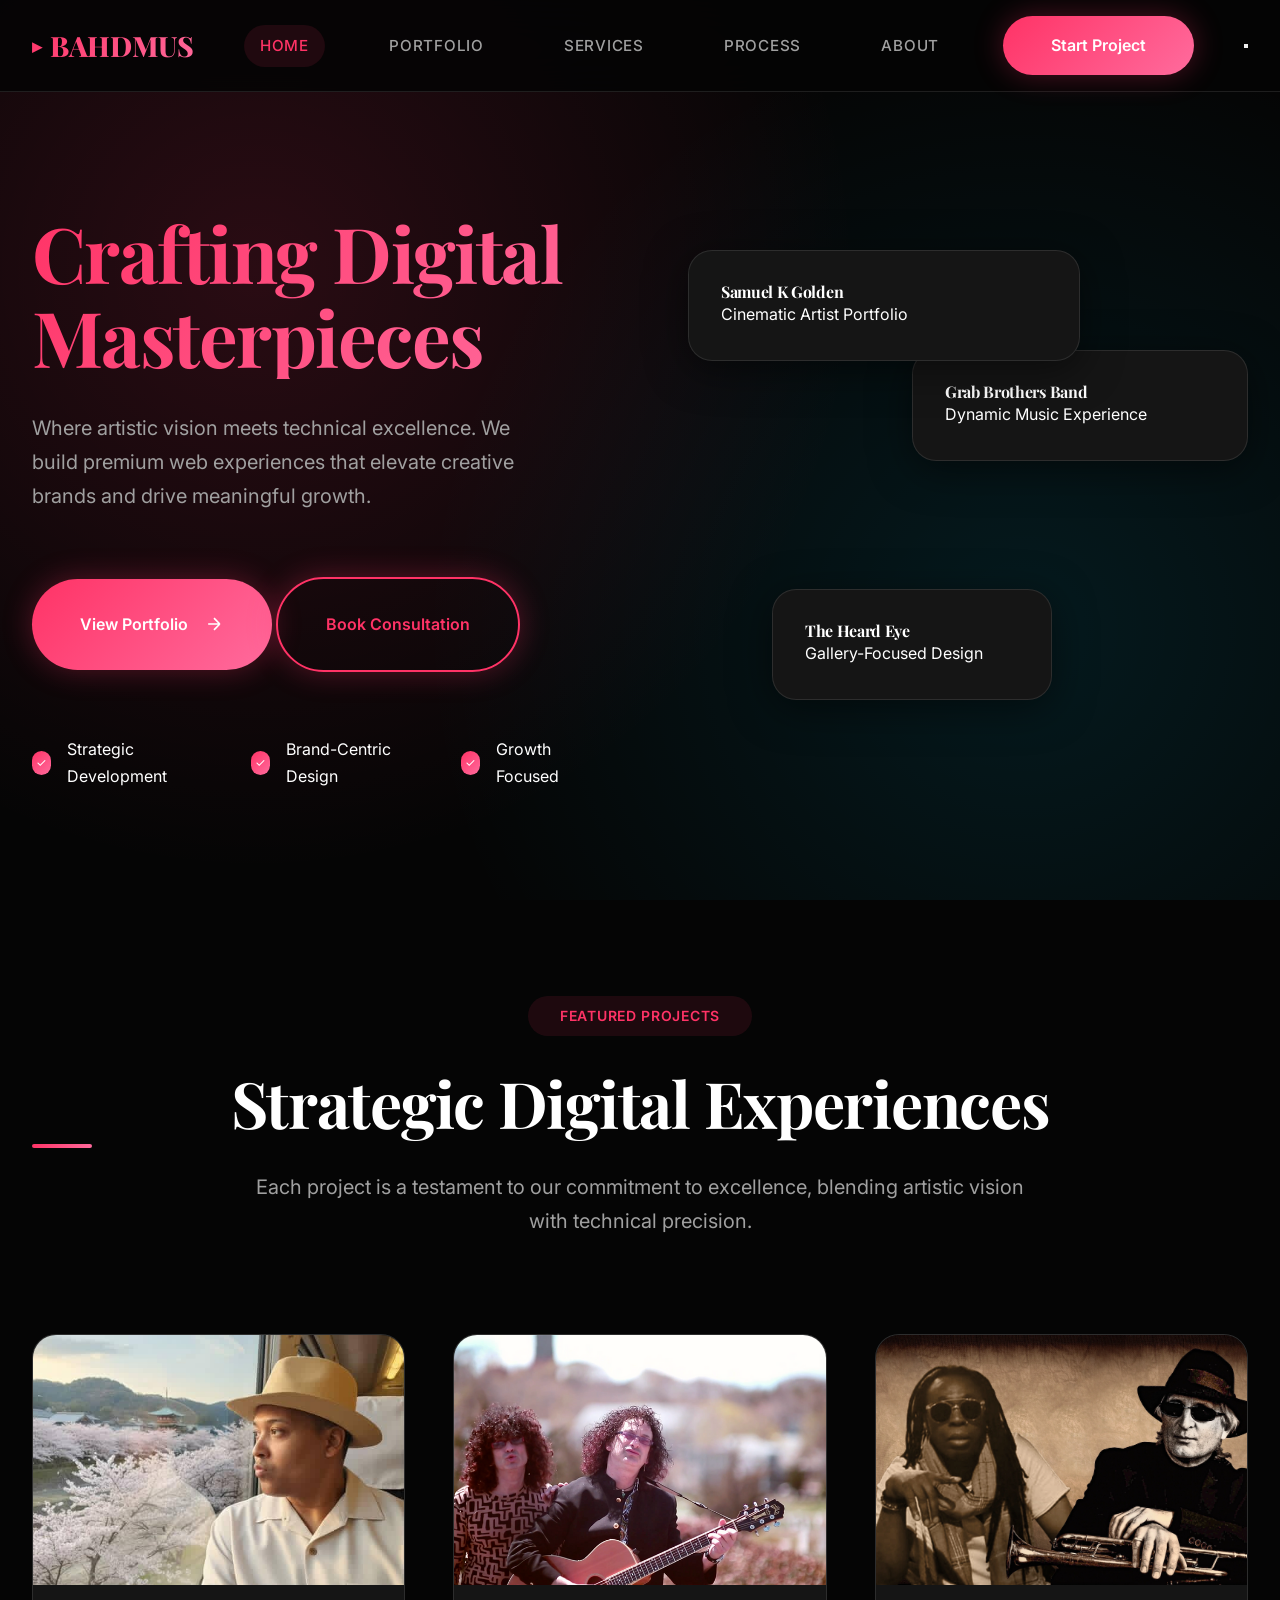
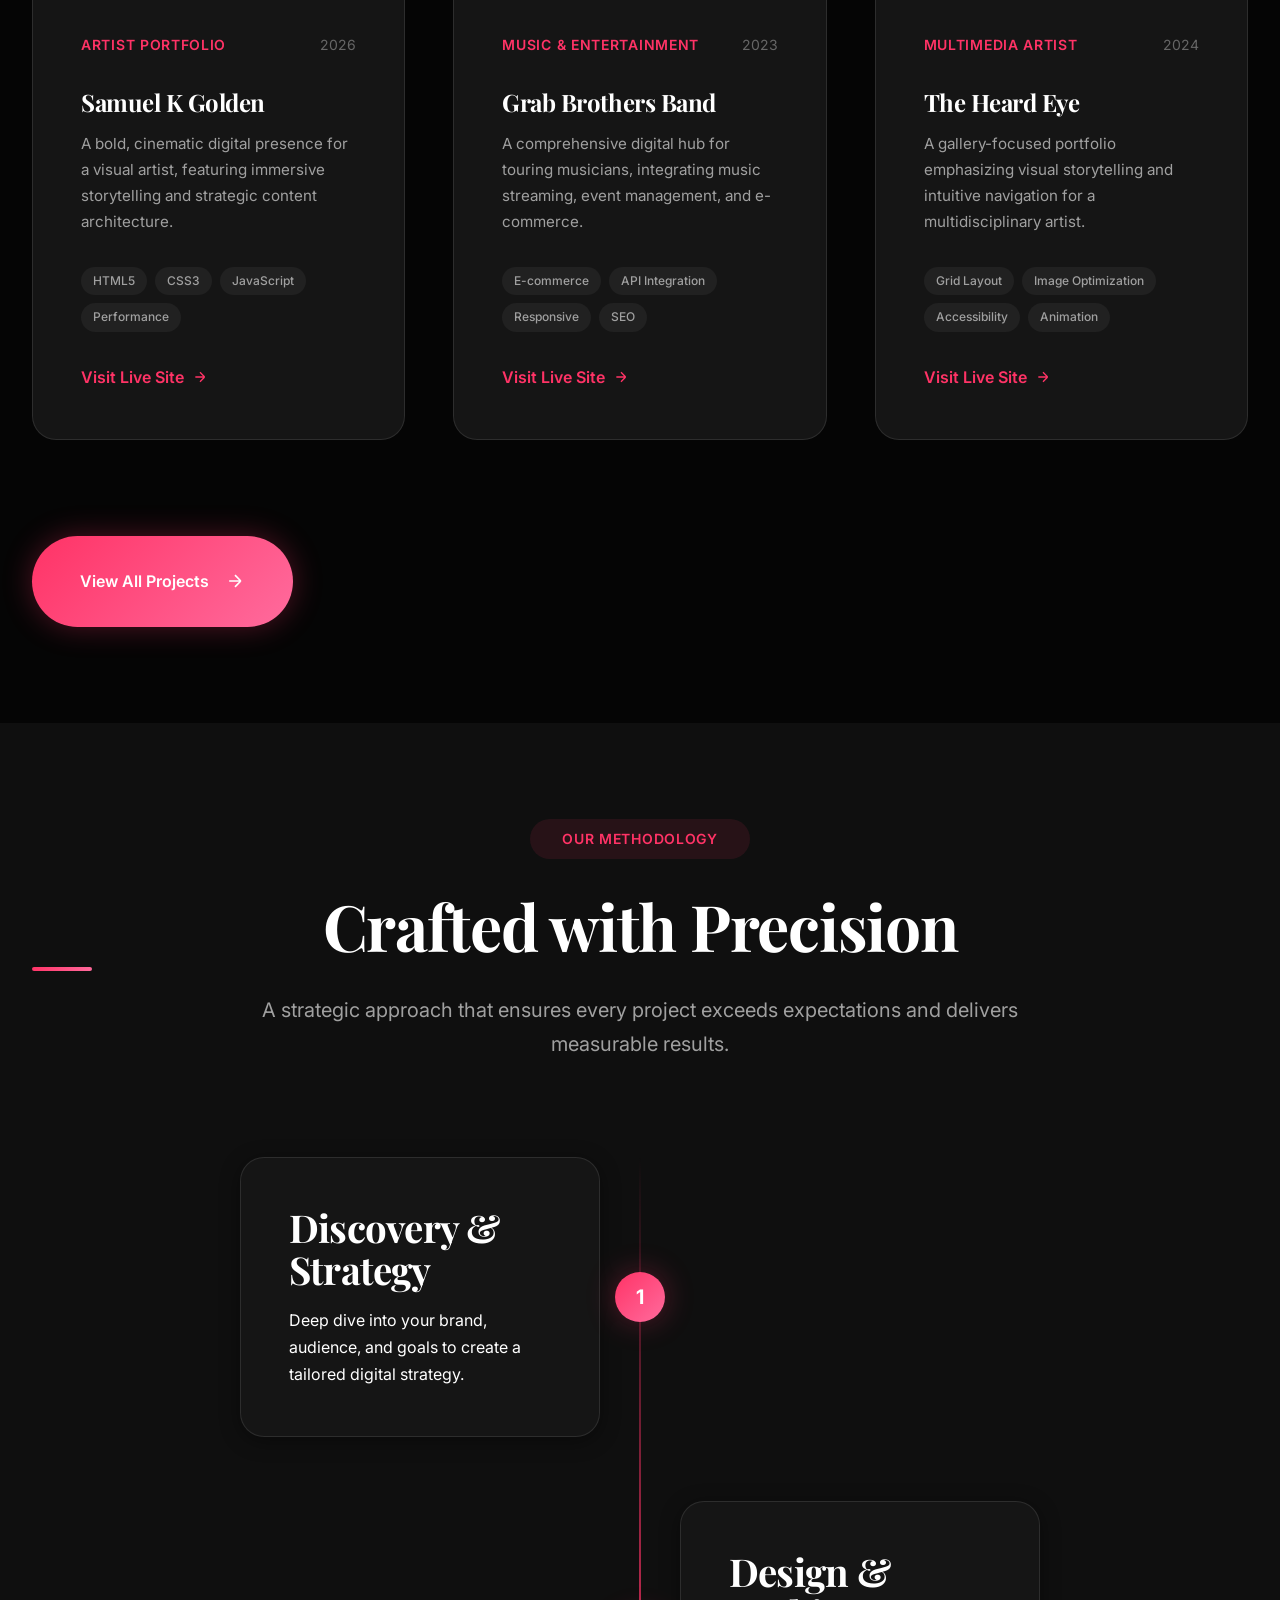
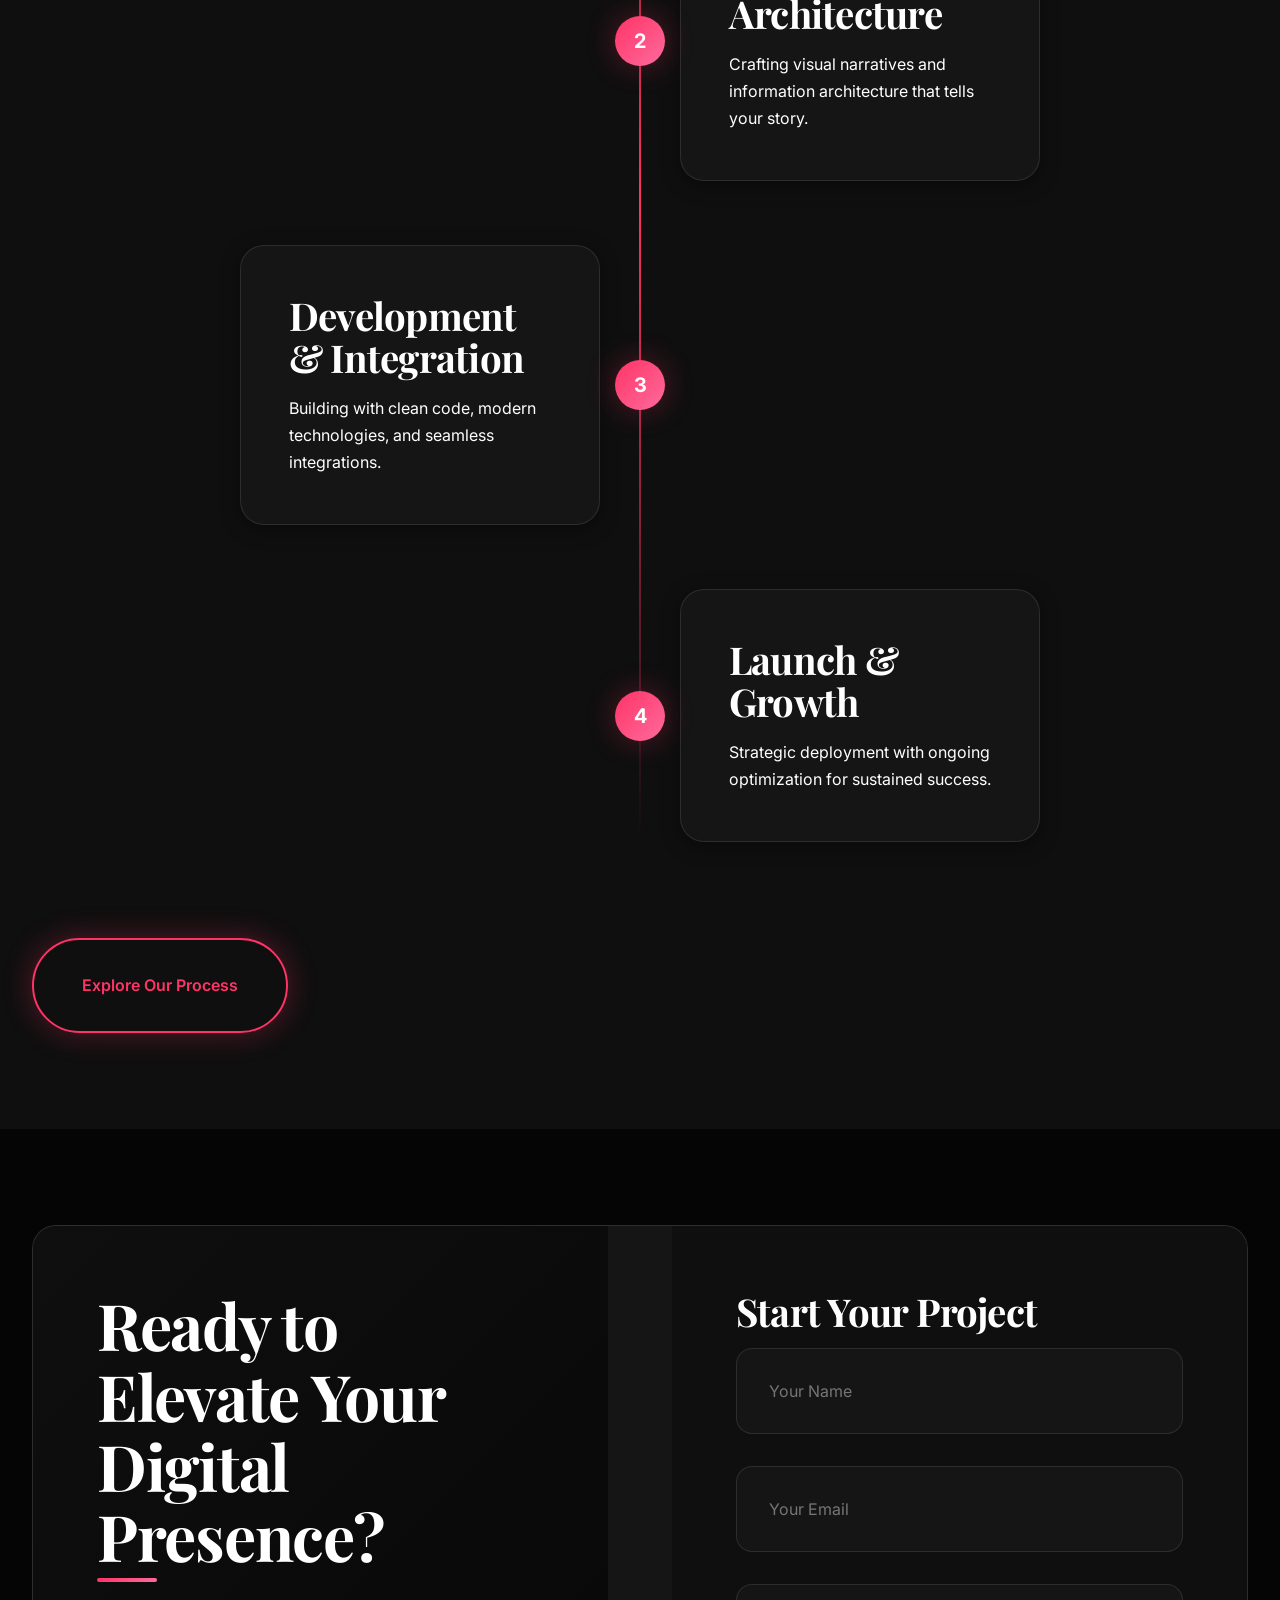
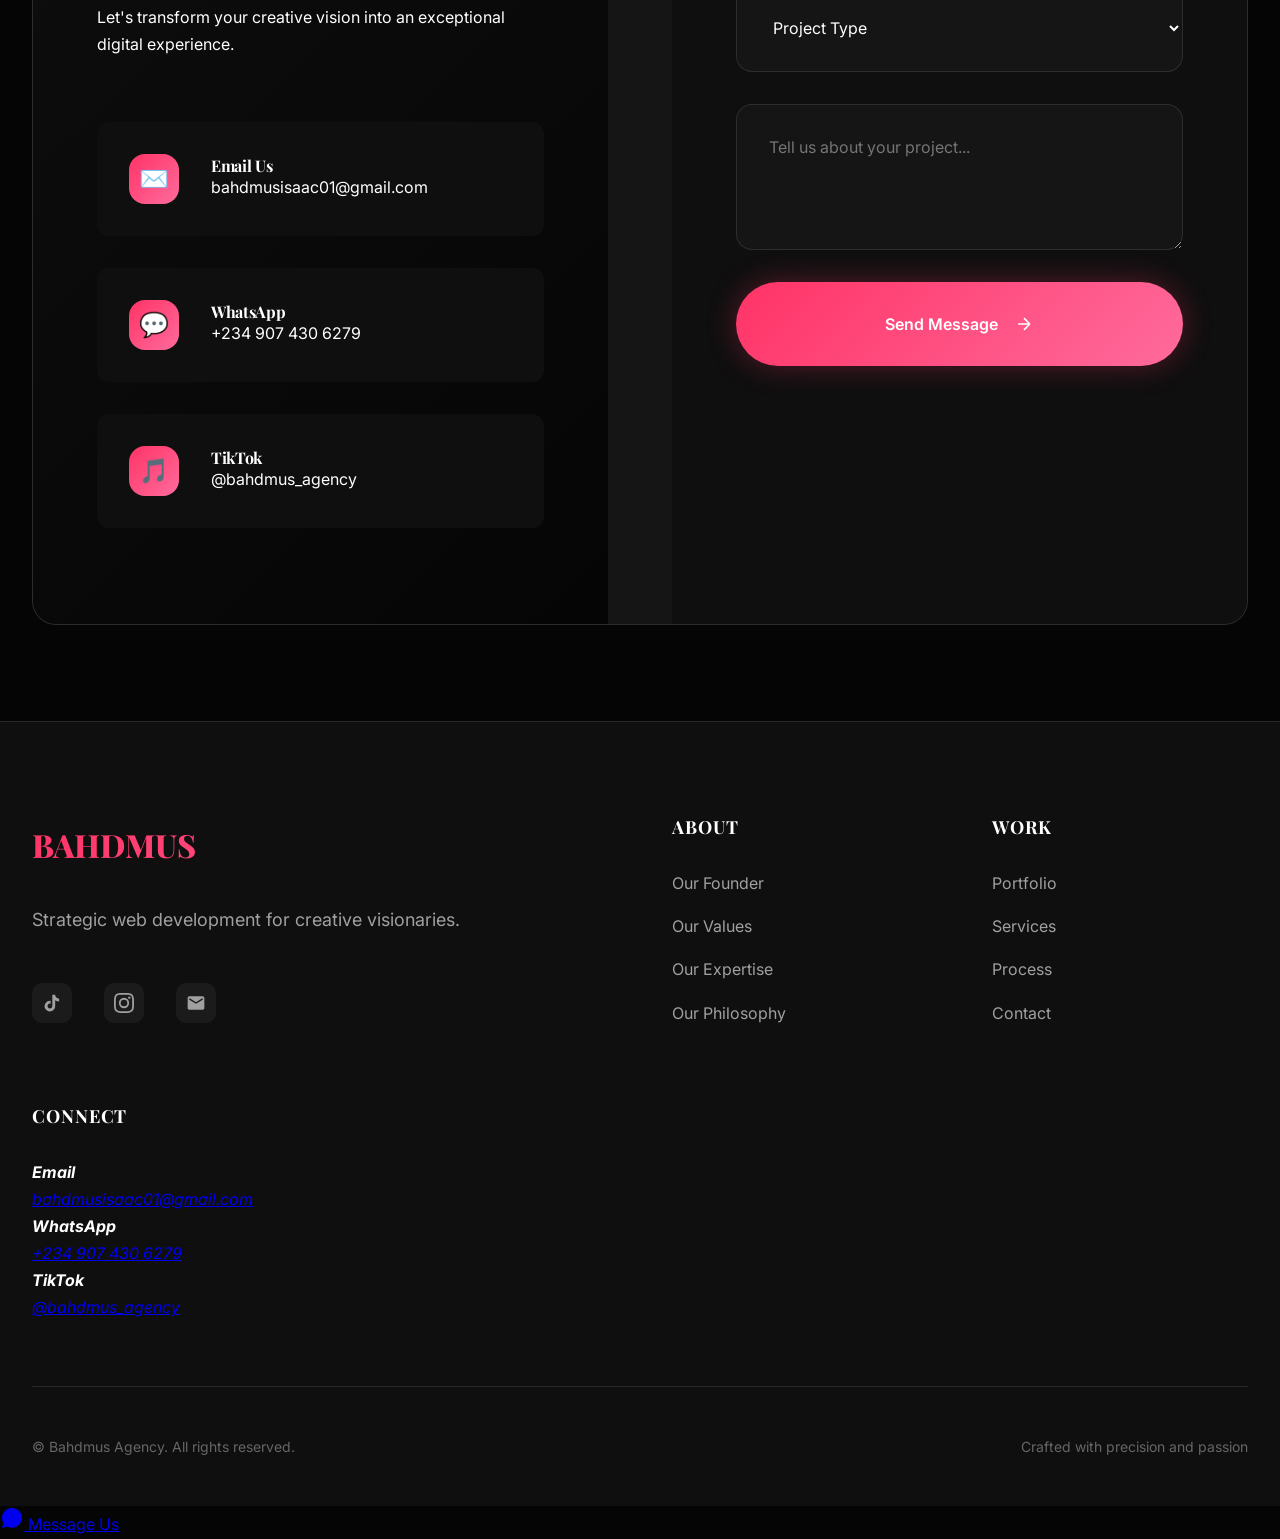
<file: index.html>
<link rel="stylesheet" href="https://cdnjs.cloudflare.com/ajax/libs/font-awesome/6.4.0/css/all.min.css"><!DOCTYPE html>
<html lang="en" class="dark-theme">
<head>
    <meta charset="UTF-8">
    <meta name="viewport" content="width=device-width, initial-scale=1.0">
    <title>Bahdmus Agency | Premium Web Development for Creative Visionaries</title>
    
    <!-- Meta Tags for Premium Brand -->
    <meta name="description" content="Bahdmus Agency crafts exceptional digital experiences for artists and creators. Strategic web development where brand identity meets technical excellence.">
    <meta name="keywords" content="premium web development, artist websites, creative agency, web design, HTML CSS JavaScript expert">
    <meta name="author" content="Bahdmus Agency">
    
    <!-- Open Graph -->
    <meta property="og:title" content="Bahdmus Agency | Digital Excellence for Creatives">
    <meta property="og:description" content="Transform your creative vision into a powerful digital presence.">
    <meta property="og:type" content="website">
    <meta property="og:url" content="https://bahdmus.agency">
    
    <!-- Fonts -->
    <link rel="preconnect" href="https://fonts.googleapis.com">
    <link rel="preconnect" href="https://fonts.gstatic.com" crossorigin>
    <link href="https://fonts.googleapis.com/css2?family=Inter:wght@300;400;500;600;700;800&family=Playfair+Display:wght@700;800;900&display=swap" rel="stylesheet">
    
    <!-- Styles -->
    <link rel="stylesheet" href="styles.css">
    
    <!-- Favicon -->
    <link rel="icon" href="assets/icons/favicon.svg" type="image/svg+xml">
    
    <!-- Preload Critical Assets -->
    <link rel="preload" href="styles.css" as="style">
</head>
<body>
    <!-- Premium Navigation -->
    <nav class="premium-nav" id="mainNav">
        <div class="nav-container">
            <a href="index.html" class="brand-logo">BAHDMUS</a>
            
            <div class="nav-menu">
                <a href="index.html" class="nav-link active">Home</a>
                <a href="portfolio.html" class="nav-link">Portfolio</a>
                <a href="services.html" class="nav-link">Services</a>
                <a href="process.html" class="nav-link">Process</a>
                <a href="about.html" class="nav-link">About</a>
                <a href="contact.html" class="nav-cta">Start Project</a>
            </div>        
            
            <button class="mobile-menu-btn" aria-label="Toggle menu">
                <span></span>
                <span></span>
                <span></span>
            </button>
        </div>
    </nav>

    <!-- Premium Hero -->
    <section class="premium-hero">
        <div class="hero-background"></div>
        
        <div class="hero-grid">
            <div class="hero-content fade-in">
                <h1>Crafting Digital<br>Masterpieces</h1>
                <p class="hero-subtitle">
                    Where artistic vision meets technical excellence. We build premium 
                    web experiences that elevate creative brands and drive meaningful growth.
                </p>
                
                <div class="hero-buttons">
                    <a href="portfolio.html" class="premium-btn">
                        <span>View Portfolio</span>
                        <svg width="20" height="20" viewBox="0 0 24 24" fill="none">
                            <path d="M5 12H19M19 12L12 5M19 12L12 19" stroke="currentColor" stroke-width="2"/>
                        </svg>
                    </a>
                    <a href="contact.html" class="premium-btn btn-outline">Book Consultation</a>
                </div>
                
                <div class="hero-features">
                    <div class="hero-feature">
                        <div class="feature-icon">✓</div>
                        <span>Strategic Development</span>
                    </div>
                    <div class="hero-feature">
                        <div class="feature-icon">✓</div>
                        <span>Brand-Centric Design</span>
                    </div>
                    <div class="hero-feature">
                        <div class="feature-icon">✓</div>
                        <span>Growth Focused</span>
                    </div>
                </div>
            </div>
            
            <div class="hero-visual">
                <div class="floating-card card-1">
                    <h4>Samuel K Golden</h4>
                    <p>Cinematic Artist Portfolio</p>
                </div>
                <div class="floating-card card-2">
                    <h4>Grab Brothers Band</h4>
                    <p>Dynamic Music Experience</p>
                </div>
                <div class="floating-card card-3">
                    <h4>The Heard Eye</h4>
                    <p>Gallery-Focused Design</p>
                </div>
            </div>
        </div>
    </section>

    <!-- Featured Work -->
    <section class="section-padding">
        <div class="container-lg">
            <div class="section-header">
                <span class="section-tag">Featured Projects</span>
                <h2>Strategic Digital Experiences</h2>
                <p class="lead">
                    Each project is a testament to our commitment to excellence, blending 
                    artistic vision with technical precision.
                </p>
            </div>
            
            <div class="premium-grid">
                <!-- Project 1 -->
                <article class="premium-project-card fade-in">
                    <div class="project-image-wrapper">
                        <img src="img/WhatsApp Image 2026-01-10 at 15.02.46.jpeg" alt="Samuel K Golden" class="project-image">
                        <div class="project-overlay">
                            <a href="https://samuelkgolden.com/" target="_blank" class="premium-btn">View Case Study</a>
                        </div>
                    </div>
                    <div class="project-content">
                        <div class="project-meta">
                            <span class="project-category">Artist Portfolio</span>
                            <span class="project-year">2026</span>
                        </div>
                        <h3 class="project-title">Samuel K Golden</h3>
                        <p class="project-description">
                            A bold, cinematic digital presence for a visual artist, featuring 
                            immersive storytelling and strategic content architecture.
                        </p>
                        <div class="project-tech">
                            <span class="tech-tag">HTML5</span>
                            <span class="tech-tag">CSS3</span>
                            <span class="tech-tag">JavaScript</span>
                            <span class="tech-tag">Performance</span>
                        </div>
                        <a href="https://samuelkgolden.com/" target="_blank" class="project-link">
                            Visit Live Site
                            <svg width="16" height="16" viewBox="0 0 24 24" fill="none">
                                <path d="M5 12H19M19 12L12 5M19 12L12 19" stroke="currentColor" stroke-width="2"/>
                            </svg>
                        </a>
                    </div>
                </article>
                
                <!-- Project 2 -->
                <article class="premium-project-card fade-in delay-1">
                    <div class="project-image-wrapper">
                        <img src="img/1845da_e51ca09bab4d453a9b46068d57611b30~mv2 (1).png" alt="Grab Brothers Band" class="project-image">
                        <div class="project-overlay">
                            <a href="https://www.grabbrothersband.com/" target="_blank" class="premium-btn">View Case Study</a>
                        </div>
                    </div>
                    <div class="project-content">
                        <div class="project-meta">
                            <span class="project-category">Music & Entertainment</span>
                            <span class="project-year">2023</span>
                        </div>
                        <h3 class="project-title">Grab Brothers Band</h3>
                        <p class="project-description">
                            A comprehensive digital hub for touring musicians, integrating 
                            music streaming, event management, and e-commerce.
                        </p>
                        <div class="project-tech">
                            <span class="tech-tag">E-commerce</span>
                            <span class="tech-tag">API Integration</span>
                            <span class="tech-tag">Responsive</span>
                            <span class="tech-tag">SEO</span>
                        </div>
                        <a href="https://www.grabbrothersband.com/" target="_blank" class="project-link">
                            Visit Live Site
                            <svg width="16" height="16" viewBox="0 0 24 24" fill="none">
                                <path d="M5 12H19M19 12L12 5M19 12L12 19" stroke="currentColor" stroke-width="2"/>
                            </svg>
                        </a>
                    </div>
                </article>
                
                <!-- Project 3 -->
                <article class="premium-project-card fade-in delay-2">
                    <div class="project-image-wrapper">
                        <img src="img/The heard eye pic.png" alt="The Heard Eye" class="project-image">
                        <div class="project-overlay">
                            <a href="https://theheardeye.com/" target="_blank" class="premium-btn">View Case Study</a>
                        </div>
                    </div>
                    <div class="project-content">
                        <div class="project-meta">
                            <span class="project-category">Multimedia Artist</span>
                            <span class="project-year">2024</span>
                        </div>
                        <h3 class="project-title">The Heard Eye</h3>
                        <p class="project-description">
                            A gallery-focused portfolio emphasizing visual storytelling 
                            and intuitive navigation for a multidisciplinary artist.
                        </p>
                        <div class="project-tech">
                            <span class="tech-tag">Grid Layout</span>
                            <span class="tech-tag">Image Optimization</span>
                            <span class="tech-tag">Accessibility</span>
                            <span class="tech-tag">Animation</span>
                        </div>
                        <a href="https://www.theheardeye.com/" target="_blank" class="project-link">
                            Visit Live Site
                            <svg width="16" height="16" viewBox="0 0 24 24" fill="none">
                                <path d="M5 12H19M19 12L12 5M19 12L12 19" stroke="currentColor" stroke-width="2"/>
                            </svg>
                        </a>
                    </div>
                </article>
            </div>
            
            <div class="text-center" style="margin-top: var(--space-xxl);">
                <a href="portfolio.html" class="premium-btn">
                    <span>View All Projects</span>
                    <svg width="20" height="20" viewBox="0 0 24 24" fill="none">
                        <path d="M5 12H19M19 12L12 5M19 12L12 19" stroke="currentColor" stroke-width="2"/>
                    </svg>
                </a>
            </div>
        </div>
    </section>

    <!-- Process Preview -->
    <section class="section-padding" style="background: var(--bg-surface);">
        <div class="container-lg">
            <div class="section-header">
                <span class="section-tag">Our Methodology</span>
                <h2>Crafted with Precision</h2>
                <p class="lead">
                    A strategic approach that ensures every project exceeds expectations 
                    and delivers measurable results.
                </p>
            </div>
            
            <div class="process-timeline">
                <!-- Step 1 -->
                <div class="process-step">
                    <div class="step-number">1</div>
                    <div class="step-content">
                        <h3>Discovery & Strategy</h3>
                        <p>Deep dive into your brand, audience, and goals to create a tailored digital strategy.</p>
                    </div>
                </div>
                
                <!-- Step 2 -->
                <div class="process-step">
                    <div class="step-number">2</div>
                    <div class="step-content">
                        <h3>Design & Architecture</h3>
                        <p>Crafting visual narratives and information architecture that tells your story.</p>
                    </div>
                </div>
                
                <!-- Step 3 -->
                <div class="process-step">
                    <div class="step-number">3</div>
                    <div class="step-content">
                        <h3>Development & Integration</h3>
                        <p>Building with clean code, modern technologies, and seamless integrations.</p>
                    </div>
                </div>
                
                <!-- Step 4 -->
                <div class="process-step">
                    <div class="step-number">4</div>
                    <div class="step-content">
                        <h3>Launch & Growth</h3>
                        <p>Strategic deployment with ongoing optimization for sustained success.</p>
                    </div>
                </div>
            </div>
            
            <div class="text-center">
                <a href="process.html" class="premium-btn btn-outline">Explore Our Process</a>
            </div>
        </div>
    </section>

    <!-- CTA Section -->
    <section class="section-padding">
        <div class="container-lg">
            <div class="contact-grid glow-effect">
                <div class="contact-info">
                    <h2>Ready to Elevate Your Digital Presence?</h2>
                    <p>Let's transform your creative vision into an exceptional digital experience.</p>
                    
                    <div class="contact-methods">
                        <div class="contact-method">
                            <div class="contact-icon">✉️</div>
                            <div>
                                <h4>Email Us</h4>
                                <p>bahdmusisaac01@gmail.com</p>
                            </div>
                        </div>
                        <div class="contact-method">
                            <div class="contact-icon">💬</div>
                            <div>
                                <h4>WhatsApp</h4>
                                <p>+234 907 430 6279</p>
                            </div>
                        </div>
                        <div class="contact-method">
                            <div class="contact-icon">🎵</div>
                            <div>
                                <h4>TikTok</h4>
                                <p>@bahdmus_agency</p>
                            </div>
                        </div>
                    </div>
                </div>
                
                <div class="contact-form">
                    <h3>Start Your Project</h3>
                    <form id="premiumContactForm">
                        <input type="text" class="premium-input" placeholder="Your Name" required>
                        <input type="email" class="premium-input" placeholder="Your Email" required>
                        <select class="premium-input">
                            <option value="">Project Type</option>
                            <option value="portfolio">Artist Portfolio</option>
                            <option value="music">Band/Music Website</option>
                            <option value="ecommerce">E-commerce</option>
                            <option value="brand">Brand Website</option>
                            <option value="other">Other</option>
                        </select>
                        <textarea class="premium-input" placeholder="Tell us about your project..." rows="4"></textarea>
                        <button type="submit" class="premium-btn" style="width: 100%;">
                            Send Message
                            <svg width="20" height="20" viewBox="0 0 24 24" fill="none">
                                <path d="M5 12H19M19 12L12 5M19 12L12 19" stroke="currentColor" stroke-width="2"/>
                            </svg>
                        </button>
                    </form>
                </div>
            </div>
        </div>
    </section>

    <!-- Footer -->
<footer class="premium-footer">
    <div class="container-lg">
        <div class="footer-grid">
            <div class="footer-brand">
                <div class="footer-logo">BAHDMUS</div>
                <p class="footer-tagline">
                    Strategic web development for creative visionaries.
                </p>
                <div class="footer-social">
                    <a href="https://tiktok.com/@bahdmus_agency" target="_blank" aria-label="TikTok">
                        <span class="social-icon">
                            <svg width="20" height="20" viewBox="0 0 24 24" fill="currentColor">
                                <path d="M19.589 6.686a4.793 4.793 0 0 1-3.77-4.245V2h-3.445v13.672a2.896 2.896 0 0 1-5.201 1.743l-.002-.001.002.001a2.895 2.895 0 0 1 3.183-4.51v-3.5a6.329 6.329 0 0 0-5.394 10.692 6.33 6.33 0 0 0 10.857-4.424V8.687a8.182 8.182 0 0 0 4.773 1.526V6.79a4.831 4.831 0 0 1-1.003-.104z"/>
                            </svg>
                        </span>
                    </a>
                    <a href="https://instagram.com/bahdmus_agency" target="_blank" aria-label="Instagram">
                        <span class="social-icon">
                            <svg width="20" height="20" viewBox="0 0 24 24" fill="currentColor">
                                <path d="M12 2.163c3.204 0 3.584.012 4.85.07 3.252.148 4.771 1.691 4.919 4.919.058 1.265.069 1.645.069 4.849 0 3.205-.012 3.584-.069 4.849-.149 3.225-1.664 4.771-4.919 4.919-1.266.058-1.644.07-4.85.07-3.204 0-3.584-.012-4.849-.07-3.26-.149-4.771-1.699-4.919-4.92-.058-1.265-.07-1.644-.07-4.849 0-3.204.013-3.583.07-4.849.149-3.227 1.664-4.771 4.919-4.919 1.266-.057 1.645-.069 4.849-.069zM12 0C8.741 0 8.333.014 7.053.072 2.695.272.273 2.69.073 7.052.014 8.333 0 8.741 0 12c0 3.259.014 3.668.072 4.948.2 4.358 2.618 6.78 6.98 6.98C8.333 23.986 8.741 24 12 24c3.259 0 3.668-.014 4.948-.072 4.354-.2 6.782-2.618 6.979-6.98.059-1.28.073-1.689.073-4.948 0-3.259-.014-3.667-.072-4.947-.196-4.354-2.617-6.78-6.979-6.98C15.668.014 15.259 0 12 0zm0 5.838a6.162 6.162 0 1 0 0 12.324 6.162 6.162 0 0 0 0-12.324zM12 16a4 4 0 1 1 0-8 4 4 0 0 1 0 8zm6.406-11.845a1.44 1.44 0 1 0 0 2.881 1.44 1.44 0 0 0 0-2.881z"/>
                            </svg>
                        </span>
                    </a>
                    <a href="mailto:bahdmusisaac01@gmail.com" aria-label="Email">
                        <span class="social-icon">
                            <svg width="20" height="20" viewBox="0 0 24 24" fill="currentColor">
                                <path d="M20 4H4c-1.1 0-1.99.9-1.99 2L2 18c0 1.1.9 2 2 2h16c1.1 0 2-.9 2-2V6c0-1.1-.9-2-2-2zm0 4l-8 5-8-5V6l8 5 8-5v2z"/>
                            </svg>
                        </span>
                    </a>
                </div>
            </div>
                <div>
                    <h4 class="footer-heading">About</h4>
                    <ul class="footer-links">
                        <li><a href="about.html#founder">Our Founder</a></li>
                        <li><a href="value.html">Our Values</a></li>
                        <li><a href="expertise.html">Our Expertise</a></li>
                        <li><a href="philosophy.html">Our Philosophy</a></li>
                    </ul>
                </div>
                <div>
                    <h4 class="footer-heading">Work</h4>
                    <ul class="footer-links">
                        <li><a href="portfolio.html">Portfolio</a></li>
                        <li><a href="services.html">Services</a></li>
                        <li><a href="process.html">Process</a></li>
                        <li><a href="contact.html">Contact</a></li>
                    </ul>
                </div>
                
                <div>
                    <h4 class="footer-heading">Connect</h4>
                    <address class="footer-contact">
                        <p>
                            <strong>Email</strong><br>
                            <a href="mailto:bahdmusisaac01@gmail.com">bahdmusisaac01@gmail.com</a>
                        </p>
                        <p>
                            <strong>WhatsApp</strong><br>
                            <a href="https://wa.me/2349074306279" target="_blank">+234 907 430 6279</a>
                        </p>
                        <p>
                            <strong>TikTok</strong><br>
                            <a href="https://tiktok.com/@bahdmus_agency" target="_blank">@bahdmus_agency</a>
                        </p>
                    </address>
                </div>
            </div>
            
            <div class="footer-bottom">
                <p>&copy; <span id="currentYear"></span> Bahdmus Agency. All rights reserved.</p>
                <p>Crafted with precision and passion</p>
            </div>
        </div>
    </footer>

    <!-- WhatsApp Float -->
    <a href="https://wa.me/2349074306279?text=Hi%20Bahdmus%20Agency!%20I%20visited%20your%20about%20page%20and%20would%20like%20to%20discuss%20a%20project." 
       class="whatsapp-float" 
       target="_blank"
       aria-label="Chat on WhatsApp">
        <svg width="24" height="24" viewBox="0 0 24 24" fill="none">
            <path d="M12 2C6.48 2 2 6.48 2 12C2 13.81 2.54 15.5 3.5 16.92L2 22L7.37 20.5C8.75 21.33 10.33 21.8 12 21.8C17.52 21.8 22 17.32 22 11.8C22 6.28 17.52 2 12 2Z" 
                  fill="currentColor"/>
        </svg>
        <span class="whatsapp-text">Message Us</span>
    </a>

    <!-- Scripts -->
    <script src="script.js"></script>
    <script>
        // Premium Scripts
        document.addEventListener('DOMContentLoaded', function() {
            // Update year
            document.getElementById('currentYear').textContent = new Date().getFullYear();
            
            // Nav scroll effect
            window.addEventListener('scroll', function() {
                const nav = document.getElementById('mainNav');
                if (window.scrollY > 50) {
                    nav.classList.add('nav-scrolled');
                } else {
                    nav.classList.remove('nav-scrolled');
                }
            });
            
            // Form submission
            const form = document.getElementById('premiumContactForm');
            if (form) {
                form.addEventListener('submit', function(e) {
                    e.preventDefault();
                    // Add your form submission logic here
                    alert('Thank you for your message! We\'ll contact you within 24 hours.');
                    form.reset();
                });
            }
            
            // Animation on scroll
            const observerOptions = {
                threshold: 0.1,
                rootMargin: '0px 0px -50px 0px'
            };
            
            const observer = new IntersectionObserver((entries) => {
                entries.forEach(entry => {
                    if (entry.isIntersecting) {
                        entry.target.classList.add('fade-in');
                    }
                });
            }, observerOptions);
            
            // Observe elements
            document.querySelectorAll('.premium-project-card, .process-step').forEach(el => {
                observer.observe(el);
            });
        });
        
        console.log('%c✨ BAHDMUS AGENCY ✨', 'background: linear-gradient(135deg, #ff3366, #00d4ff); color: white; font-size: 24px; font-weight: bold; padding: 10px 20px; border-radius: 8px;');
        console.log('%cPremium web development for creative visionaries', 'color: #00d4ff; font-size: 16px;');
    </script>
</body>
</html>
</file>
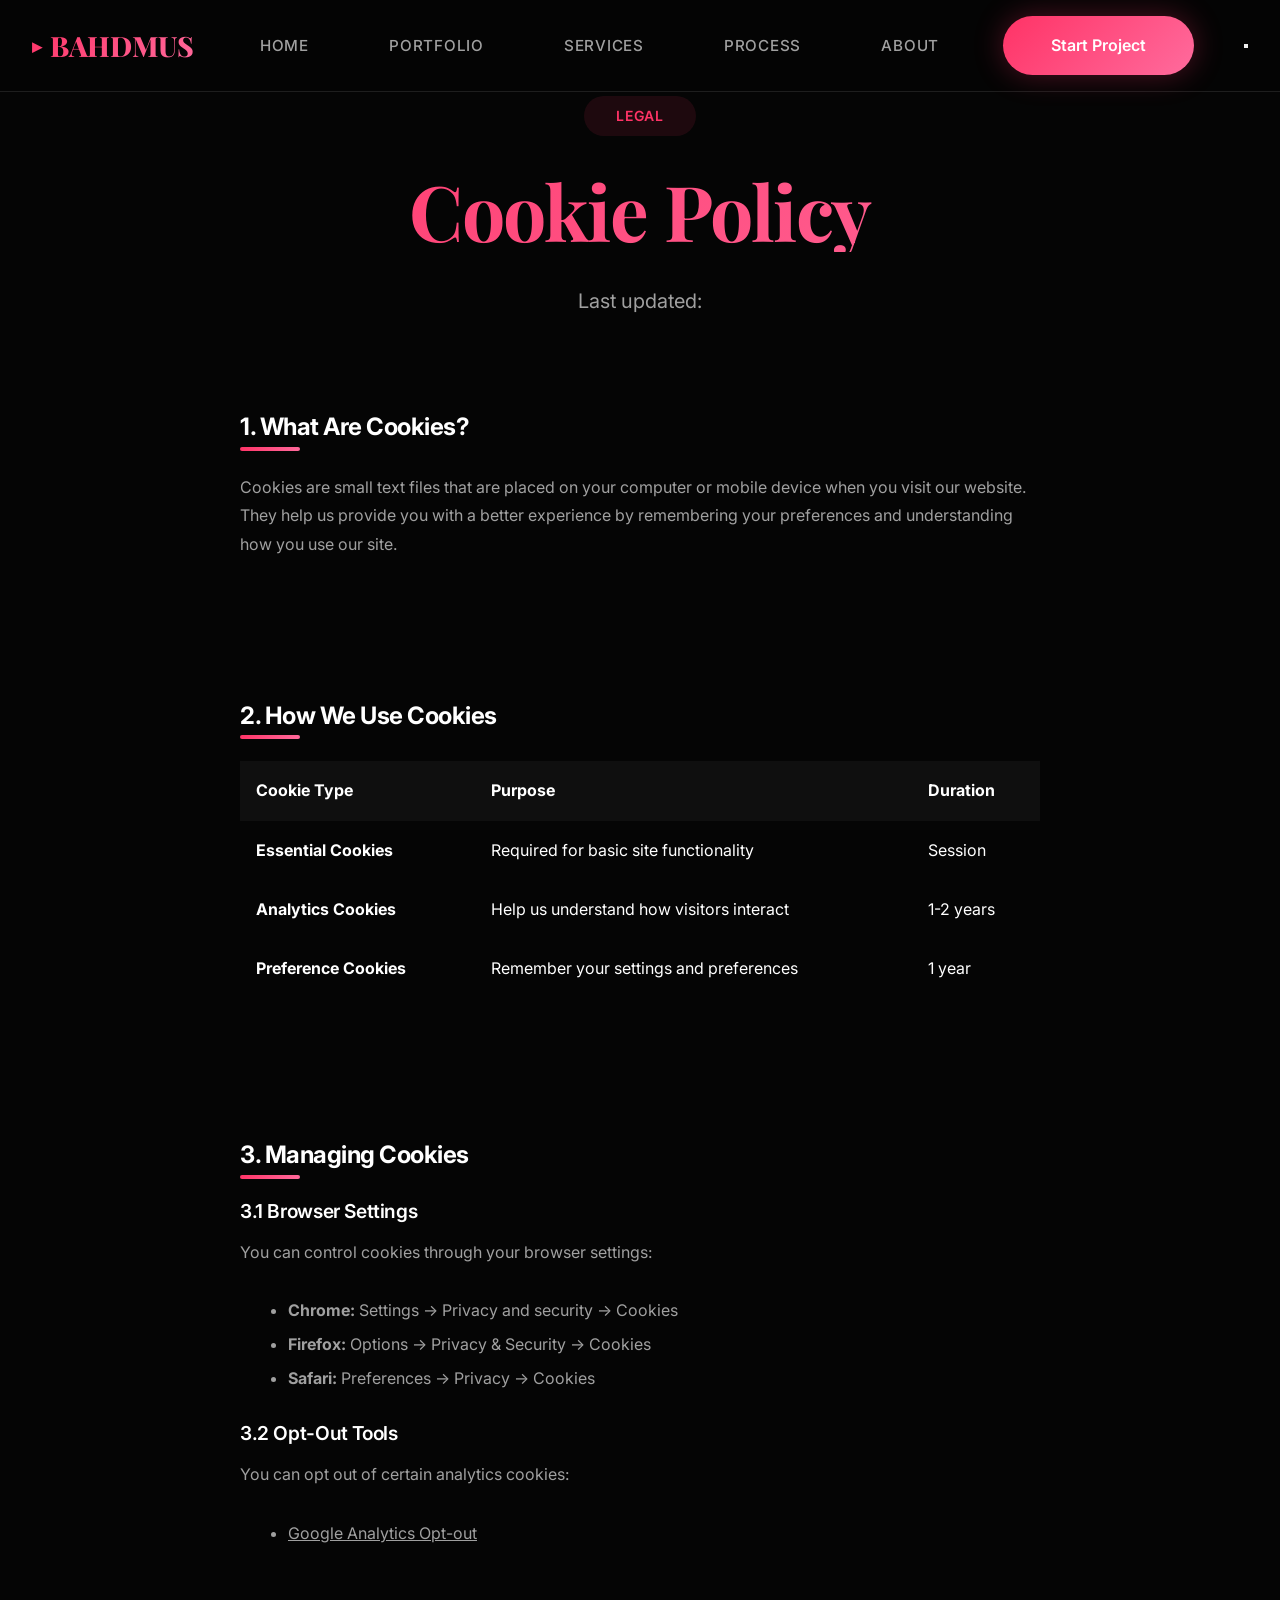
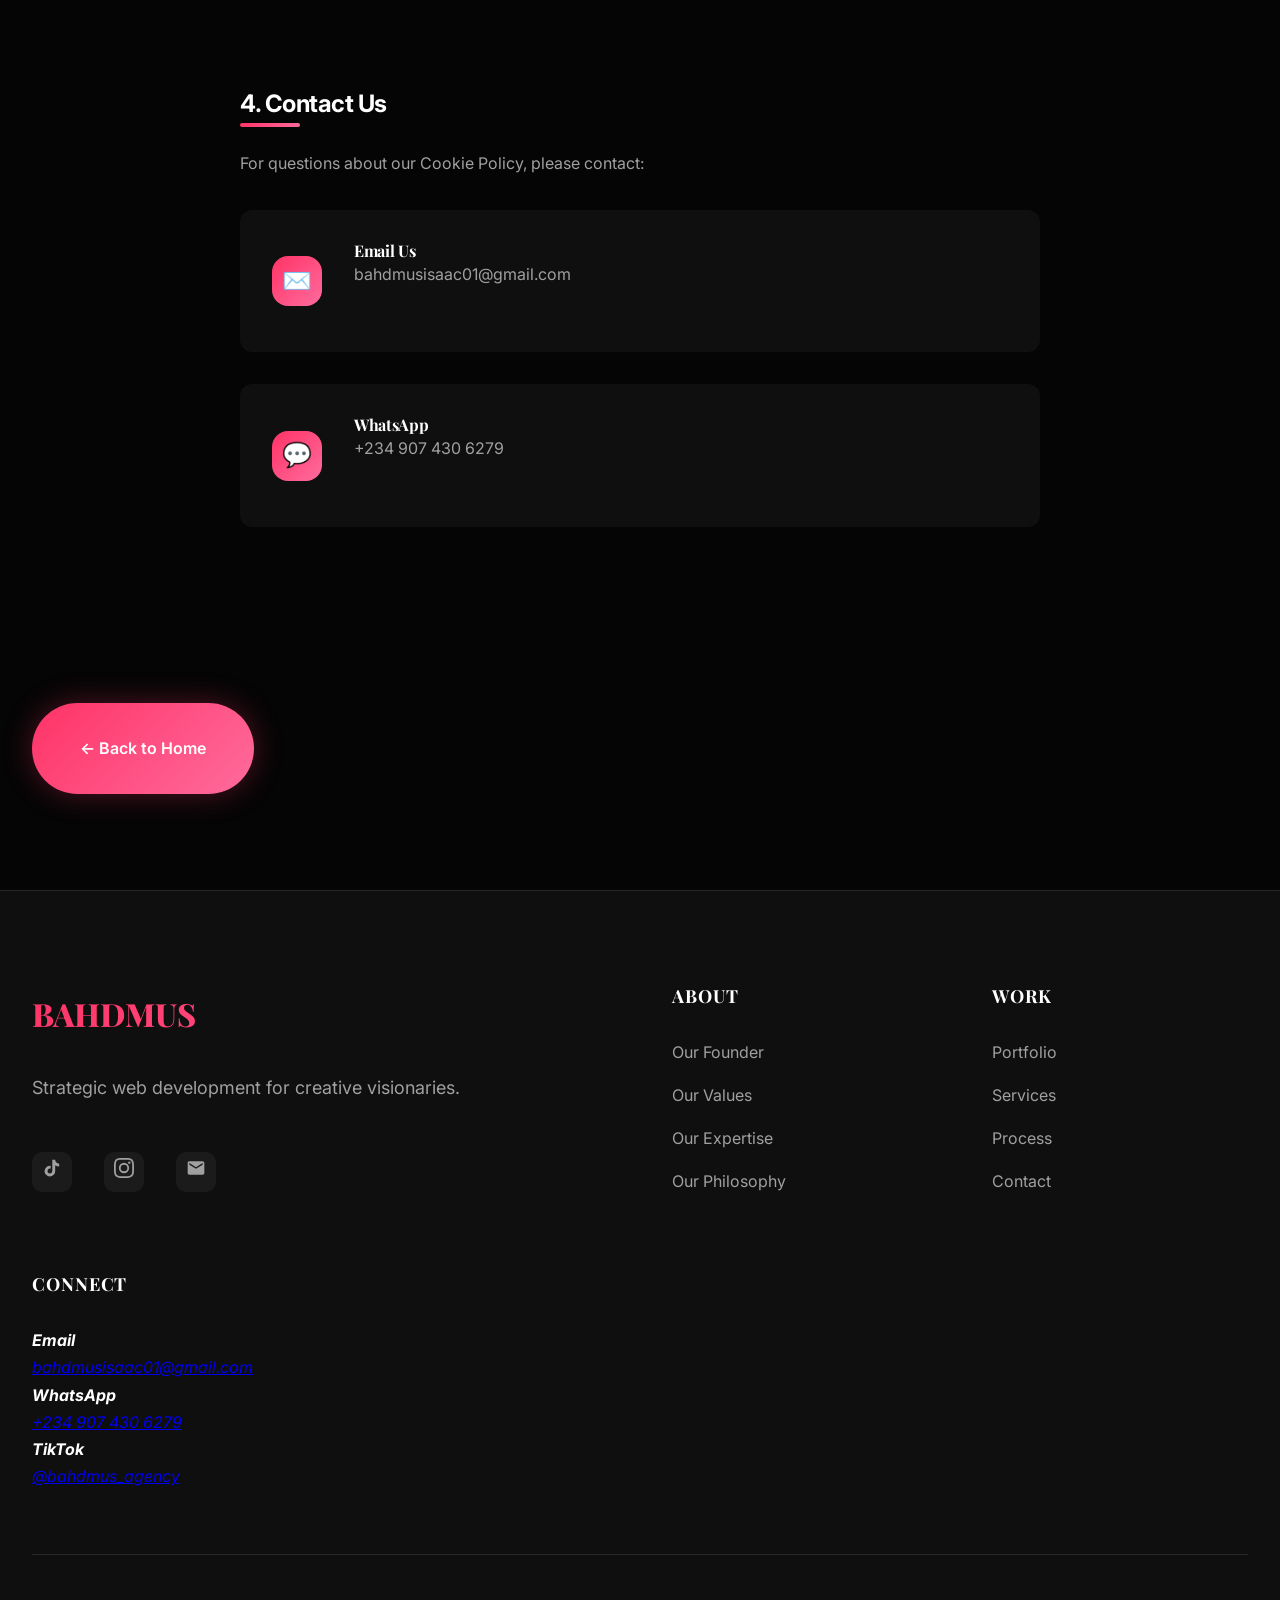
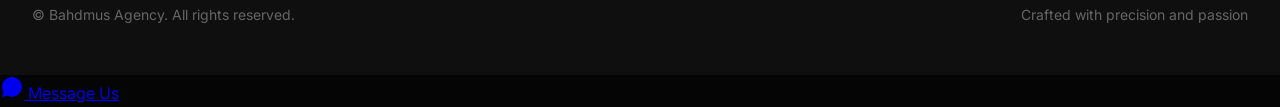
<file: cookies.html>
<!DOCTYPE html>
<html lang="en" class="dark-theme">
<head>
    <meta charset="UTF-8">
    <meta name="viewport" content="width=device-width, initial-scale=1.0">
    <title>Cookie Policy | Bahdmus Agency</title>
    
    <!-- All your existing head content -->
    <meta name="description" content="Cookie Policy for Bahdmus Agency. Learn about how we use cookies and your choices.">
    
    <!-- Fonts -->
    <link rel="preconnect" href="https://fonts.googleapis.com">
    <link rel="preconnect" href="https://fonts.gstatic.com" crossorigin>
    <link href="https://fonts.googleapis.com/css2?family=Inter:wght@300;400;500;600;700;800&family=Playfair+Display:wght@700;800;900&display=swap" rel="stylesheet">
    
    <!-- Styles -->
    <link rel="stylesheet" href="styles.css">
    
    <!-- Favicon -->
    <link rel="icon" href="assets/icons/favicon.svg" type="image/svg+xml">
</head>
<body>
    <!-- Premium Navigation -->
    <nav class="premium-nav" id="mainNav">
        <div class="nav-container">
            <a href="index.html" class="brand-logo">BAHDMUS</a>
            
            <div class="nav-menu">
                <a href="index.html" class="nav-link">Home</a>
                <a href="work.html" class="nav-link">Portfolio</a>
                <a href="services.html" class="nav-link">Services</a>
                <a href="process.html" class="nav-link">Process</a>
                <a href="about.html" class="nav-link">About</a>
                <a href="contact.html" class="nav-cta">Start Project</a>
            </div>
            
            <button class="mobile-menu-btn" aria-label="Toggle menu">
                <span></span>
                <span></span>
                <span></span>
            </button>
        </div>
    </nav>

    <!-- Cookie Policy Content -->
    <section class="section-padding">
        <div class="container-lg">
            <div class="section-header">
                <span class="section-tag">Legal</span>
                <h1>Cookie Policy</h1>
                <p class="lead">Last updated: <span id="currentDate"></span></p>
            </div>
            
          <div class="cookie-notice fade-in" style="margin-bottom: var(--space-xl);">
    <div class="cookie-banner" style="display: none; background: var(--bg-surface); padding: var(--space-lg); border-radius: 12px; border: 1px solid var(--border-color);">
                    <h3 style="margin-bottom: var(--space-sm); display: flex; align-items: center; gap: var(--space-xs);">
                        <span>🍪</span> Cookie Consent
                    </h3>
                    <p>We use cookies to enhance your experience. By continuing to visit this site you agree to our use of cookies.</p>
                    <div class="cookie-actions" style="display: flex; gap: var(--space-md); margin-top: var(--space-md);">
                        <button id="acceptCookies" class="premium-btn">Accept All</button>
                        <button id="manageCookies" class="premium-btn btn-outline">Customize</button>
                    </div>
                </div>
            </div>
            
            <div class="legal-content">
                <div class="legal-section fade-in">
                    <h2>1. What Are Cookies?</h2>
                    <p>Cookies are small text files that are placed on your computer or mobile device when you visit our website. They help us provide you with a better experience by remembering your preferences and understanding how you use our site.</p>
                </div>

                <div class="legal-section fade-in">
                    <h2>2. How We Use Cookies</h2>
                    
                    <div class="cookies-table" style="overflow-x: auto; margin: var(--space-md) 0;">
                        <table style="width: 100%; border-collapse: collapse;">
                            <thead>
                                <tr style="background: var(--bg-surface);">
                                    <th style="padding: var(--space-sm); text-align: left; border: 1px solid var(--border-color);">Cookie Type</th>
                                    <th style="padding: var(--space-sm); text-align: left; border: 1px solid var(--border-color);">Purpose</th>
                                    <th style="padding: var(--space-sm); text-align: left; border: 1px solid var(--border-color);">Duration</th>
                                </tr>
                            </thead>
                            <tbody>
                                <tr>
                                    <td style="padding: var(--space-sm); border: 1px solid var(--border-color);"><strong>Essential Cookies</strong></td>
                                    <td style="padding: var(--space-sm); border: 1px solid var(--border-color);">Required for basic site functionality</td>
                                    <td style="padding: var(--space-sm); border: 1px solid var(--border-color);">Session</td>
                                </tr>
                                <tr>
                                    <td style="padding: var(--space-sm); border: 1px solid var(--border-color);"><strong>Analytics Cookies</strong></td>
                                    <td style="padding: var(--space-sm); border: 1px solid var(--border-color);">Help us understand how visitors interact</td>
                                    <td style="padding: var(--space-sm); border: 1px solid var(--border-color);">1-2 years</td>
                                </tr>
                                <tr>
                                    <td style="padding: var(--space-sm); border: 1px solid var(--border-color);"><strong>Preference Cookies</strong></td>
                                    <td style="padding: var(--space-sm); border: 1px solid var(--border-color);">Remember your settings and preferences</td>
                                    <td style="padding: var(--space-sm); border: 1px solid var(--border-color);">1 year</td>
                                </tr>
                            </tbody>
                        </table>
                    </div>
                </div>

                <div class="legal-section fade-in">
                    <h2>3. Managing Cookies</h2>
                    
                    <h3>3.1 Browser Settings</h3>
                    <p>You can control cookies through your browser settings:</p>
                    <ul>
                        <li><strong>Chrome:</strong> Settings → Privacy and security → Cookies</li>
                        <li><strong>Firefox:</strong> Options → Privacy & Security → Cookies</li>
                        <li><strong>Safari:</strong> Preferences → Privacy → Cookies</li>
                    </ul>

                    <h3>3.2 Opt-Out Tools</h3>
                    <p>You can opt out of certain analytics cookies:</p>
                    <ul>
                        <li><a href="https://tools.google.com/dlpage/gaoptout" target="_blank" style="color: var(--primary-color);">Google Analytics Opt-out</a></li>
                    </ul>
                </div>

                <div class="legal-section fade-in">
                    <h2>4. Contact Us</h2>
                    <p>For questions about our Cookie Policy, please contact:</p>
                    <div class="contact-method">
                        <div class="contact-icon">✉️</div>
                        <div>
                            <h4>Email Us</h4>
                            <p>bahdmusisaac01@gmail.com</p>
                        </div>
                    </div>
                    <div class="contact-method">
                        <div class="contact-icon">💬</div>
                        <div>
                            <h4>WhatsApp</h4>
                            <p>+234 907 430 6279</p>
                        </div>
                    </div>
                </div>
            </div>
            
            <div class="text-center" style="margin-top: var(--space-xxl);">
                <a href="index.html" class="premium-btn">
                    <span>← Back to Home</span>
                </a>
            </div>
        </div>
    </section>

    <!-- Cookie Preferences Modal -->
    <div id="cookieModal" class="cookie-modal" style="display: none; position: fixed; top: 0; left: 0; right: 0; bottom: 0; background: rgba(0,0,0,0.8); z-index: 9999; justify-content: center; align-items: center;">
        <div class="modal-content" style="background: var(--bg-surface); padding: var(--space-xl); border-radius: 16px; max-width: 500px; width: 90%;">
            <h3 style="margin-bottom: var(--space-lg);">Cookie Preferences</h3>
            
            <div class="cookie-options" style="margin-bottom: var(--space-lg);">
                <div class="cookie-option" style="margin-bottom: var(--space-md);">
                    <label style="display: flex; align-items: center; gap: var(--space-sm); cursor: pointer;">
                        <input type="checkbox" id="essentialCookies" checked disabled style="width: 20px; height: 20px;">
                        <div>
                            <strong style="display: block;">Essential Cookies</strong>
                            <span style="font-size: 0.9rem; color: var(--text-secondary);">Required for site functionality</span>
                        </div>
                    </label>
                </div>
                
                <div class="cookie-option" style="margin-bottom: var(--space-md);">
                    <label style="display: flex; align-items: center; gap: var(--space-sm); cursor: pointer;">
                        <input type="checkbox" id="analyticsCookies" checked style="width: 20px; height: 20px;">
                        <div>
                            <strong style="display: block;">Analytics Cookies</strong>
                            <span style="font-size: 0.9rem; color: var(--text-secondary);">Help us improve our website</span>
                        </div>
                    </label>
                </div>
                
                <div class="cookie-option">
                    <label style="display: flex; align-items: center; gap: var(--space-sm); cursor: pointer;">
                        <input type="checkbox" id="preferenceCookies" checked style="width: 20px; height: 20px;">
                        <div>
                            <strong style="display: block;">Preference Cookies</strong>
                            <span style="font-size: 0.9rem; color: var(--text-secondary);">Remember your settings</span>
                        </div>
                    </label>
                </div>
            </div>
            
            <div class="modal-actions" style="display: flex; gap: var(--space-md);">
                <button id="savePreferences" class="premium-btn">Save Preferences</button>
                <button id="rejectAll" class="premium-btn btn-outline">Reject All</button>
            </div>
        </div>
    </div>

    <!-- Footer -->
<footer class="premium-footer">
    <div class="container-lg">
        <div class="footer-grid">
            <div class="footer-brand">
                <div class="footer-logo">BAHDMUS</div>
                <p class="footer-tagline">
                    Strategic web development for creative visionaries.
                </p>
                <div class="footer-social">
                    <a href="https://tiktok.com/@bahdmus_agency" target="_blank" aria-label="TikTok">
                        <span class="social-icon">
                            <svg width="20" height="20" viewBox="0 0 24 24" fill="currentColor">
                                <path d="M19.589 6.686a4.793 4.793 0 0 1-3.77-4.245V2h-3.445v13.672a2.896 2.896 0 0 1-5.201 1.743l-.002-.001.002.001a2.895 2.895 0 0 1 3.183-4.51v-3.5a6.329 6.329 0 0 0-5.394 10.692 6.33 6.33 0 0 0 10.857-4.424V8.687a8.182 8.182 0 0 0 4.773 1.526V6.79a4.831 4.831 0 0 1-1.003-.104z"/>
                            </svg>
                        </span>
                    </a>
                    <a href="https://instagram.com/bahdmus_agency" target="_blank" aria-label="Instagram">
                        <span class="social-icon">
                            <svg width="20" height="20" viewBox="0 0 24 24" fill="currentColor">
                                <path d="M12 2.163c3.204 0 3.584.012 4.85.07 3.252.148 4.771 1.691 4.919 4.919.058 1.265.069 1.645.069 4.849 0 3.205-.012 3.584-.069 4.849-.149 3.225-1.664 4.771-4.919 4.919-1.266.058-1.644.07-4.85.07-3.204 0-3.584-.012-4.849-.07-3.26-.149-4.771-1.699-4.919-4.92-.058-1.265-.07-1.644-.07-4.849 0-3.204.013-3.583.07-4.849.149-3.227 1.664-4.771 4.919-4.919 1.266-.057 1.645-.069 4.849-.069zM12 0C8.741 0 8.333.014 7.053.072 2.695.272.273 2.69.073 7.052.014 8.333 0 8.741 0 12c0 3.259.014 3.668.072 4.948.2 4.358 2.618 6.78 6.98 6.98C8.333 23.986 8.741 24 12 24c3.259 0 3.668-.014 4.948-.072 4.354-.2 6.782-2.618 6.979-6.98.059-1.28.073-1.689.073-4.948 0-3.259-.014-3.667-.072-4.947-.196-4.354-2.617-6.78-6.979-6.98C15.668.014 15.259 0 12 0zm0 5.838a6.162 6.162 0 1 0 0 12.324 6.162 6.162 0 0 0 0-12.324zM12 16a4 4 0 1 1 0-8 4 4 0 0 1 0 8zm6.406-11.845a1.44 1.44 0 1 0 0 2.881 1.44 1.44 0 0 0 0-2.881z"/>
                            </svg>
                        </span>
                    </a>
                    <a href="mailto:bahdmusisaac01@gmail.com" aria-label="Email">
                        <span class="social-icon">
                            <svg width="20" height="20" viewBox="0 0 24 24" fill="currentColor">
                                <path d="M20 4H4c-1.1 0-1.99.9-1.99 2L2 18c0 1.1.9 2 2 2h16c1.1 0 2-.9 2-2V6c0-1.1-.9-2-2-2zm0 4l-8 5-8-5V6l8 5 8-5v2z"/>
                            </svg>
                        </span>
                    </a>
                </div>
            </div>
                <div>
                    <h4 class="footer-heading">About</h4>
                    <ul class="footer-links">
                        <li><a href="about.html#founder">Our Founder</a></li>
                        <li><a href="value.html">Our Values</a></li>
                        <li><a href="expertise.html">Our Expertise</a></li>
                        <li><a href="philosophy.html">Our Philosophy</a></li>
                    </ul>
                </div>
                <div>
                    <h4 class="footer-heading">Work</h4>
                    <ul class="footer-links">
                        <li><a href="portfolio.html">Portfolio</a></li>
                        <li><a href="services.html">Services</a></li>
                        <li><a href="process.html">Process</a></li>
                        <li><a href="contact.html">Contact</a></li>
                    </ul>
                </div>
                
                <div>
                    <h4 class="footer-heading">Connect</h4>
                    <address class="footer-contact">
                        <p>
                            <strong>Email</strong><br>
                            <a href="mailto:bahdmusisaac01@gmail.com">bahdmusisaac01@gmail.com</a>
                        </p>
                        <p>
                            <strong>WhatsApp</strong><br>
                            <a href="https://wa.me/2349074306279" target="_blank">+234 907 430 6279</a>
                        </p>
                        <p>
                            <strong>TikTok</strong><br>
                            <a href="https://tiktok.com/@bahdmus_agency" target="_blank">@bahdmus_agency</a>
                        </p>
                    </address>
                </div>
            </div>
            
            <div class="footer-bottom">
                <p>&copy; <span id="currentYear"></span> Bahdmus Agency. All rights reserved.</p>
                <p>Crafted with precision and passion</p>
            </div>
        </div>
    </footer>

    <!-- WhatsApp Float -->
    <a href="https://wa.me/2349074306279?text=Hi%20Bahdmus%20Agency!%20I%20visited%20your%20about%20page%20and%20would%20like%20to%20discuss%20a%20project." 
       class="whatsapp-float" 
       target="_blank"
       aria-label="Chat on WhatsApp">
        <svg width="24" height="24" viewBox="0 0 24 24" fill="none">
            <path d="M12 2C6.48 2 2 6.48 2 12C2 13.81 2.54 15.5 3.5 16.92L2 22L7.37 20.5C8.75 21.33 10.33 21.8 12 21.8C17.52 21.8 22 17.32 22 11.8C22 6.28 17.52 2 12 2Z" 
                  fill="currentColor"/>
        </svg>
        <span class="whatsapp-text">Message Us</span>
    </a>


    <!-- Scripts -->
    <script src="script.js"></script>
    <script>
        document.addEventListener('DOMContentLoaded', function() {
            // Update year
            document.getElementById('currentYear').textContent = new Date().getFullYear();
            
            // Update current date
            const currentDate = new Date().toLocaleDateString('en-US', {
                year: 'numeric',
                month: 'long',
                day: 'numeric'
            });
            document.getElementById('currentDate').textContent = currentDate;
            
            // Nav scroll effect
            window.addEventListener('scroll', function() {
                const nav = document.getElementById('mainNav');
                if (window.scrollY > 50) {
                    nav.classList.add('nav-scrolled');
                } else {
                    nav.classList.remove('nav-scrolled');
                }
            });
            
            // Animation on scroll
            const observerOptions = {
                threshold: 0.1,
                rootMargin: '0px 0px -50px 0px'
            };
            
            const observer = new IntersectionObserver((entries) => {
                entries.forEach(entry => {
                    if (entry.isIntersecting) {
                        entry.target.classList.add('fade-in');
                    }
                });
            }, observerOptions);
            
            // Observe elements
            document.querySelectorAll('.legal-section, .cookie-notice').forEach(el => {
                observer.observe(el);
            });
            
            // Cookie functionality
           const cookieModal = document.getElementById('cookieModal');
const acceptCookiesBtn = document.getElementById('acceptCookies');
const manageCookiesBtn = document.getElementById('manageCookies');
const savePreferencesBtn = document.getElementById('savePreferences');
const rejectAllBtn = document.getElementById('rejectAll');
const cookieBanner = document.querySelector('.cookie-banner');

// Show cookie banner if not already accepted
const cookiesAccepted = localStorage.getItem('cookiesAccepted');
if (!cookiesAccepted) {
    cookieBanner.style.display = 'block';
} else {
    // Hide banner if cookies already accepted
    cookieBanner.style.display = 'none';
}

// Accept all cookies
acceptCookiesBtn.addEventListener('click', function() {
    localStorage.setItem('cookiesAccepted', 'all');
    cookieBanner.style.display = 'none';
    alert('Cookie preferences saved! Thank you.');
});


            // Open cookie modal
            manageCookiesBtn.addEventListener('click', function() {
                cookieModal.style.display = 'flex';
            });

            // Save preferences
            savePreferencesBtn.addEventListener('click', function() {
                const analytics = document.getElementById('analyticsCookies').checked;
                const preferences = document.getElementById('preferenceCookies').checked;
                
                localStorage.setItem('cookiesAccepted', 'custom');
                localStorage.setItem('analyticsCookies', analytics);
                localStorage.setItem('preferenceCookies', preferences);
                
                cookieModal.style.display = 'none';
                cookieBanner.style.display = 'none';
                alert('Cookie preferences saved! Thank you.');
            });

            // Reject all (except essential)
            rejectAllBtn.addEventListener('click', function() {
                localStorage.setItem('cookiesAccepted', 'essential');
                localStorage.setItem('analyticsCookies', 'false');
                localStorage.setItem('preferenceCookies', 'false');
                
                cookieModal.style.display = 'none';
                cookieBanner.style.display = 'none';
                alert('Only essential cookies will be used.');
            });

            // Close modal when clicking outside
            window.addEventListener('click', function(e) {
                if (e.target === cookieModal) {
                    cookieModal.style.display = 'none';
                }
            });
        });
    </script>
</body>
</html>
</file>
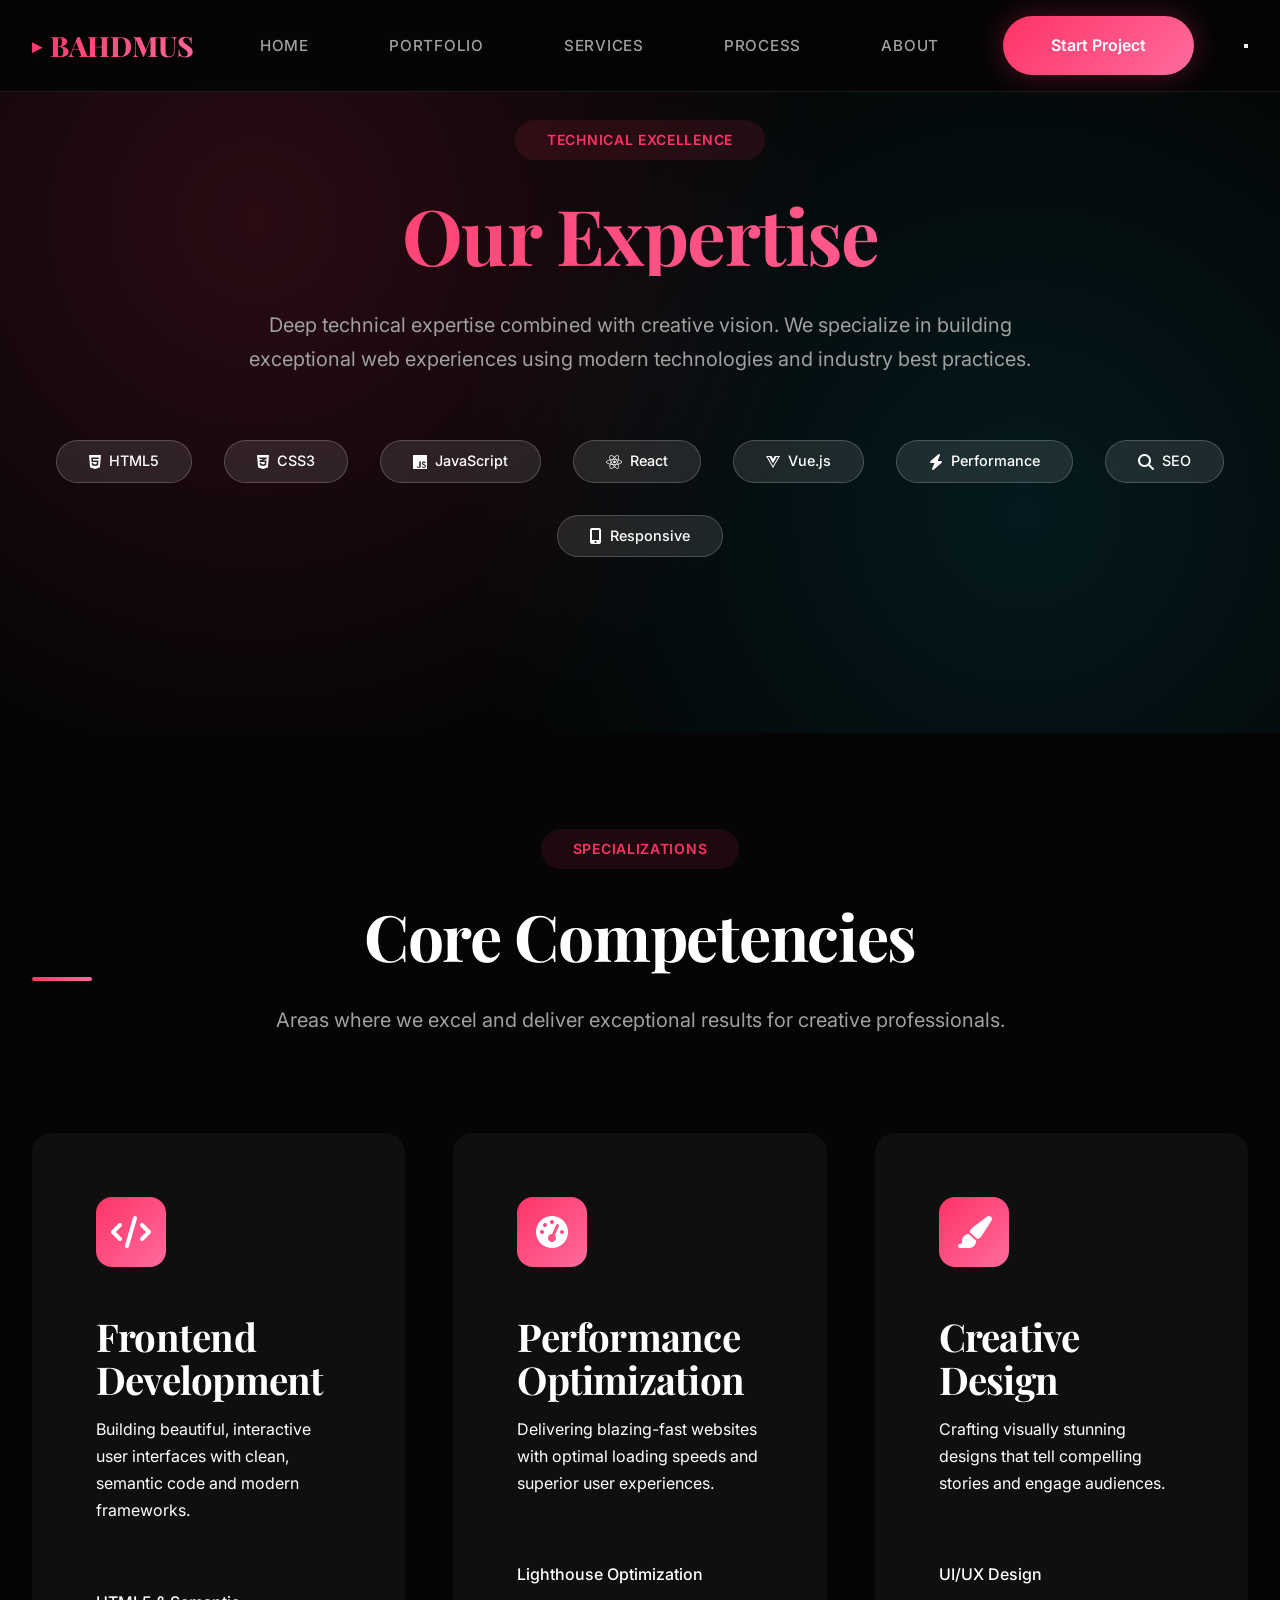
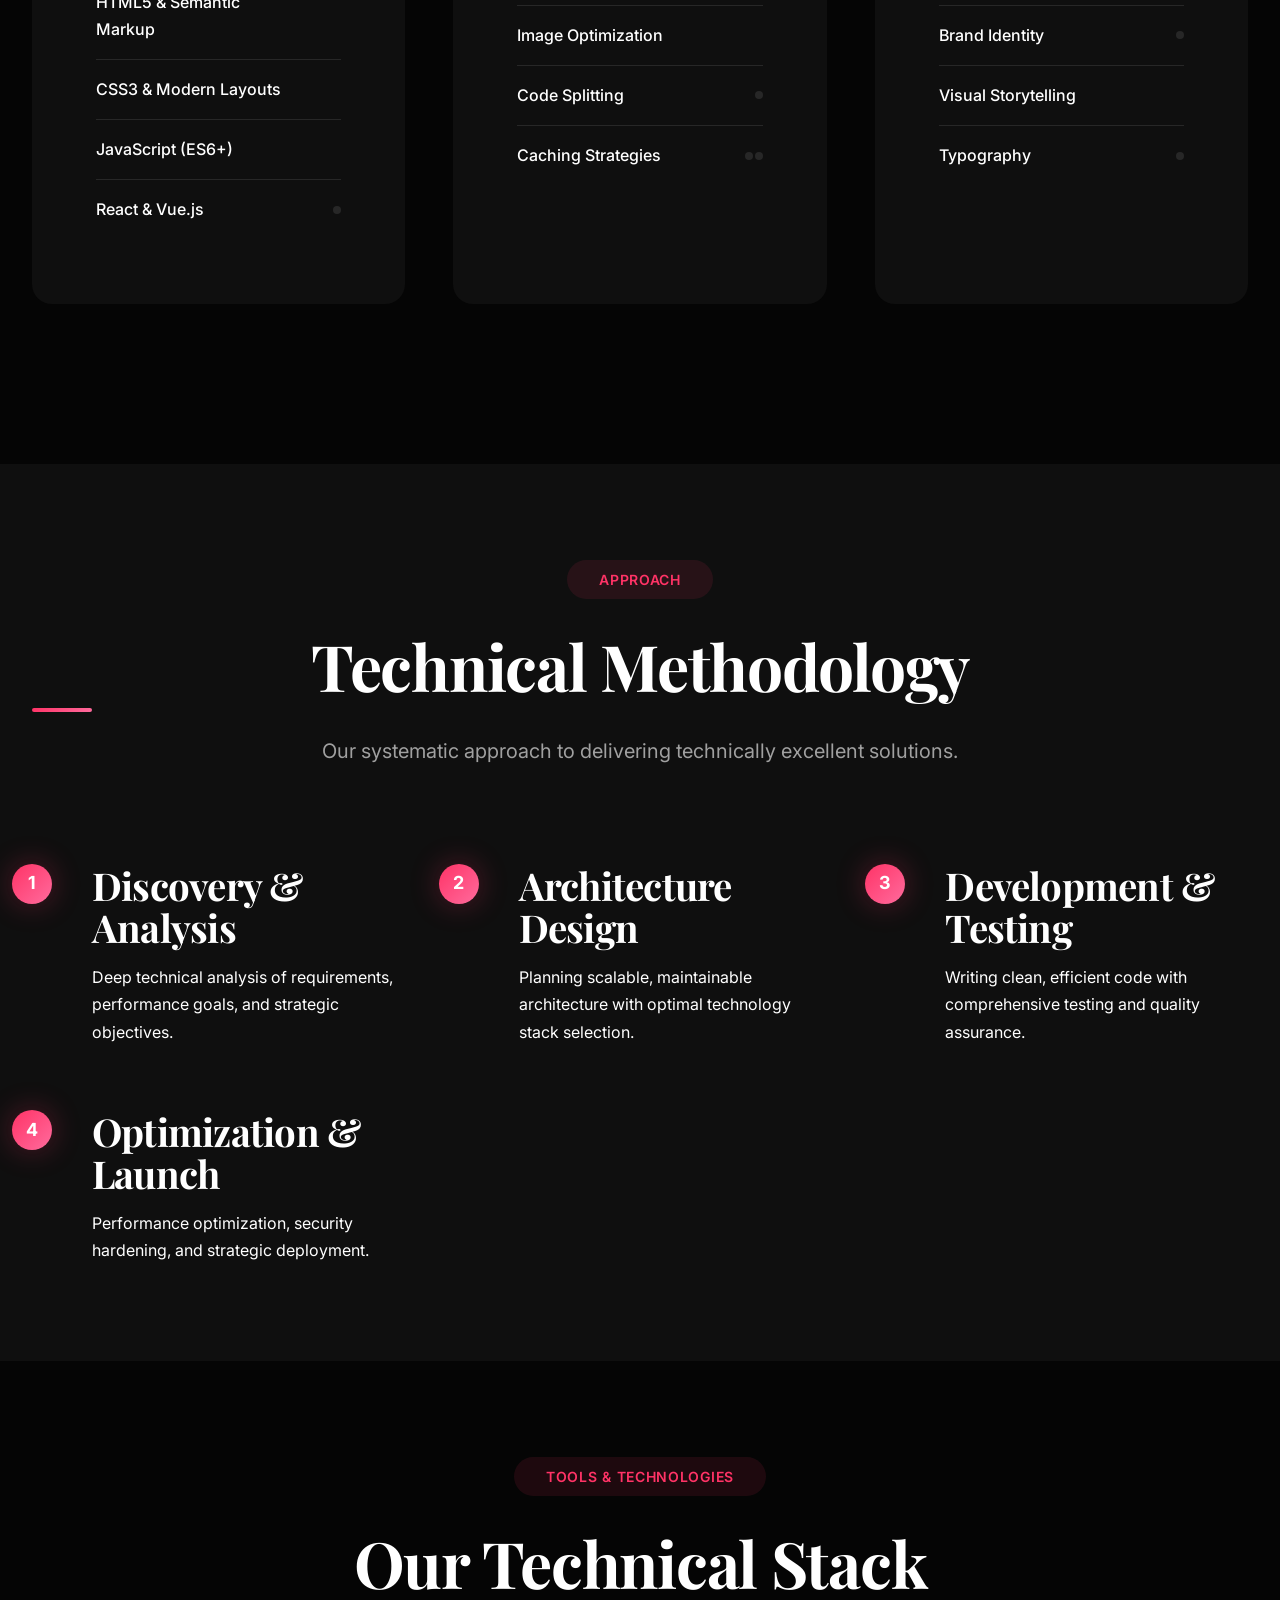
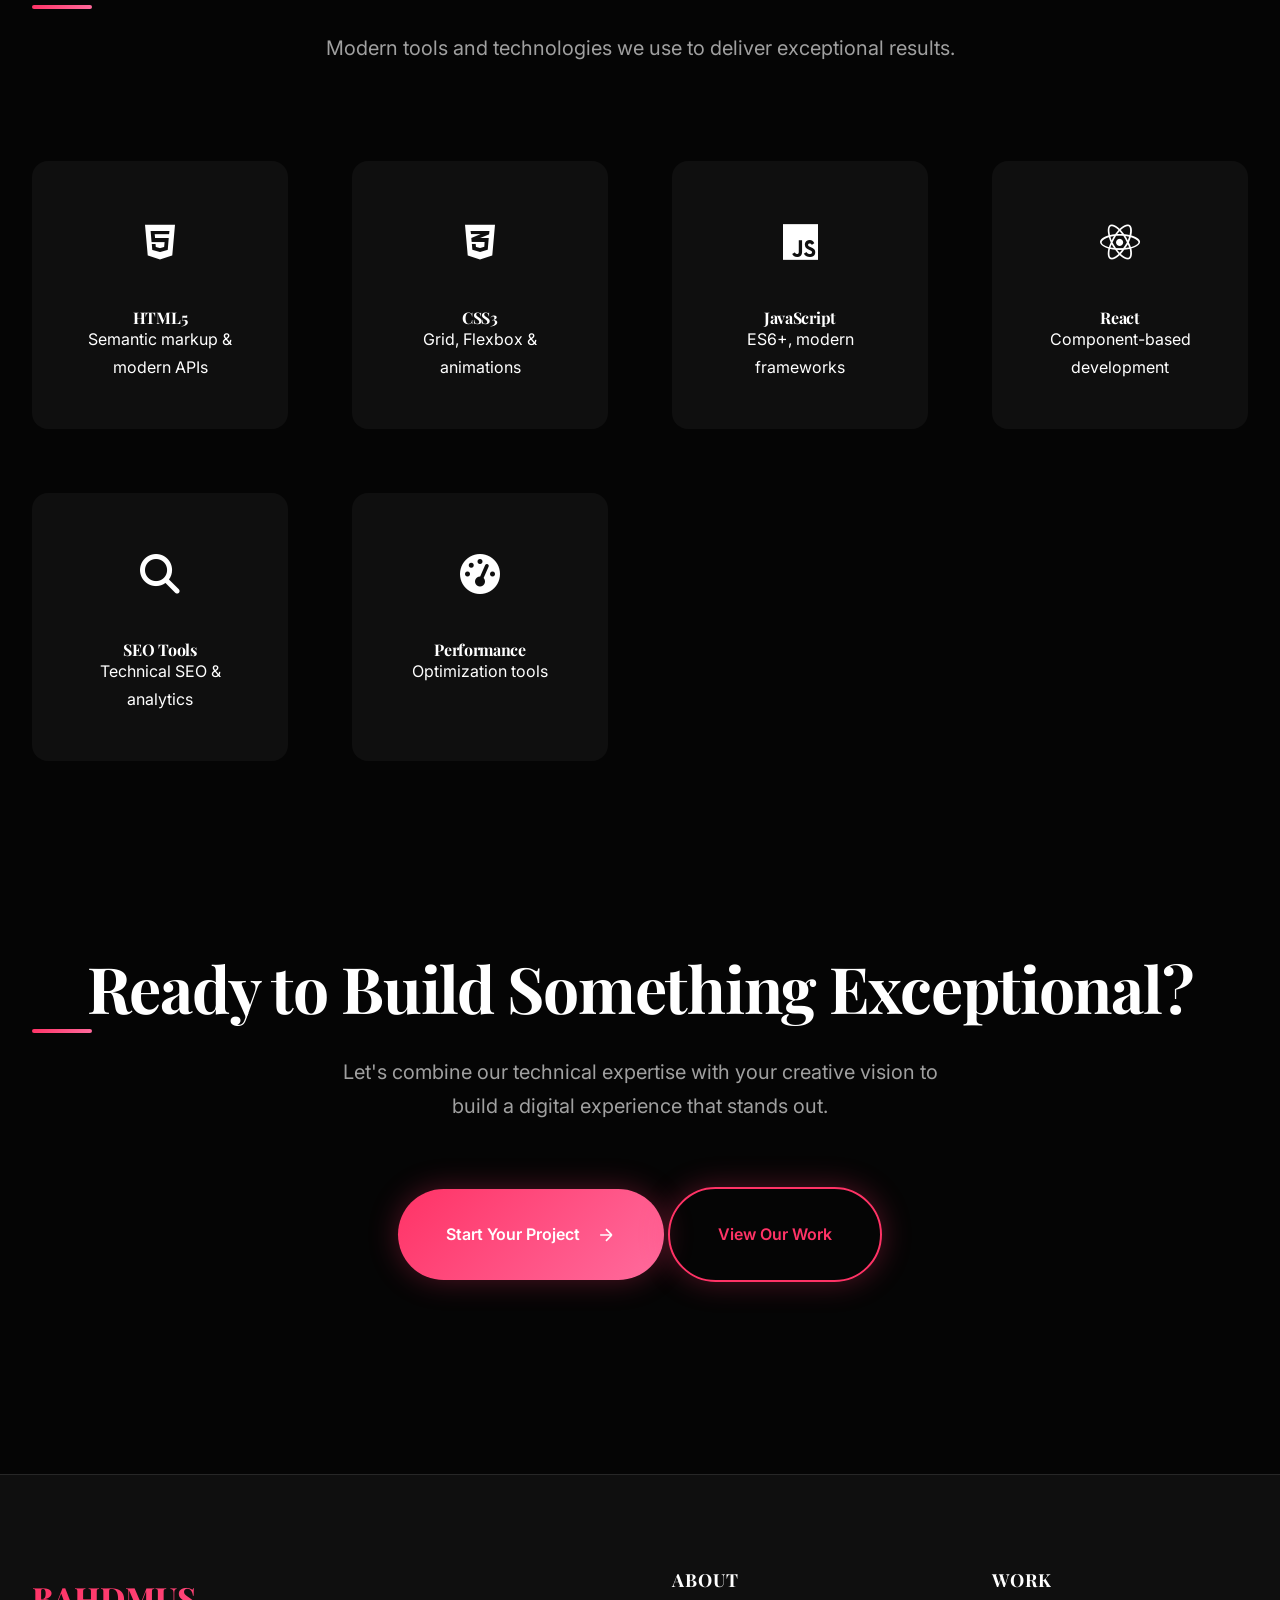
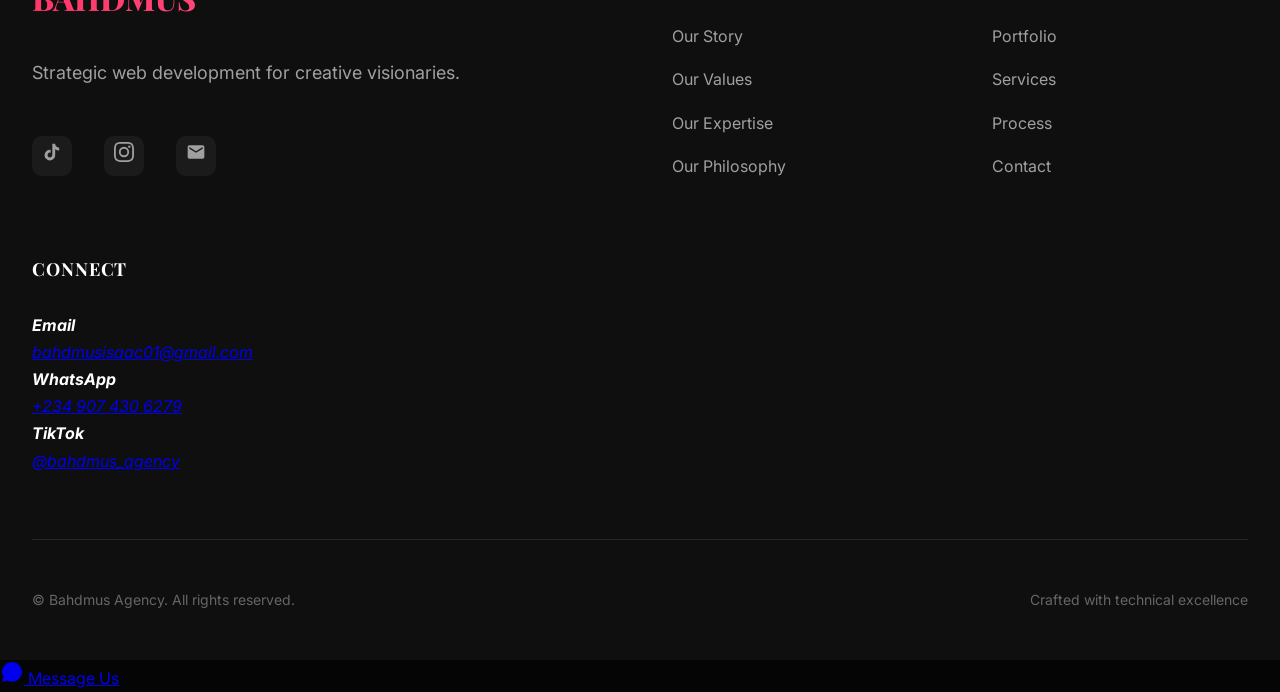
<file: expertise.html>
<!DOCTYPE html>
<html lang="en" class="dark-theme">
<head>
    <meta charset="UTF-8">
    <meta name="viewport" content="width=device-width, initial-scale=1.0">
    <title>Our Expertise | Bahdmus Agency</title>
    
    <!-- Meta Tags -->
    <meta name="description" content="Bahdmus Agency's technical expertise in premium web development. HTML5, CSS3, JavaScript, React, Vue.js, and strategic web solutions for creatives.">
    <meta name="keywords" content="web development expertise, HTML CSS JavaScript, React development, Vue.js, web performance, SEO optimization, creative web design">
    
    <!-- Fonts -->
    <link rel="preconnect" href="https://fonts.googleapis.com">
    <link rel="preconnect" href="https://fonts.gstatic.com" crossorigin>
    <link href="https://fonts.googleapis.com/css2?family=Inter:wght@300;400;500;600;700;800&family=Playfair+Display:wght@700;800;900&display=swap" rel="stylesheet">
    
    <!-- Styles -->
    <link rel="stylesheet" href="styles.css">
    
    <!-- Favicon -->
    <link rel="icon" href="assets/icons/favicon.svg" type="image/svg+xml">
    
    <!-- Font Awesome -->
    <link rel="stylesheet" href="https://cdnjs.cloudflare.com/ajax/libs/font-awesome/6.4.0/css/all.min.css">
    
    <style>
        /* Expertise Page Specific Styles */
        .expertise-hero {
            padding: 120px 0 80px;
            background: linear-gradient(135deg, 
                rgba(5, 5, 5, 0.95), 
                rgba(5, 5, 5, 0.85)
            );
            position: relative;
            overflow: hidden;
        }
        
        .expertise-hero::before {
            content: '';
            position: absolute;
            top: 0;
            left: 0;
            right: 0;
            bottom: 0;
            background: 
                radial-gradient(circle at 20% 30%, rgba(255, 51, 102, 0.15), transparent 50%),
                radial-gradient(circle at 80% 70%, rgba(0, 212, 255, 0.1), transparent 50%);
            z-index: 1;
        }
        
        .expertise-hero .container-lg {
            position: relative;
            z-index: 2;
        }
        
        .tech-stack {
            display: flex;
            flex-wrap: wrap;
            gap: var(--space-md);
            margin-top: var(--space-xl);
            justify-content: center;
        }
        
        .tech-badge {
            padding: var(--space-xs) var(--space-md);
            background: rgba(255, 255, 255, 0.1);
            border: 1px solid rgba(255, 255, 255, 0.2);
            border-radius: 50px;
            color: var(--text-primary);
            font-size: 0.9rem;
            font-weight: 500;
            display: flex;
            align-items: center;
            gap: var(--space-xs);
            transition: all 0.3s ease;
        }
        
        .tech-badge:hover {
            background: var(--primary-color);
            border-color: var(--primary-color);
            transform: translateY(-2px);
        }
        
        .tech-badge i {
            font-size: 1rem;
        }
        
        .expertise-categories {
            padding: var(--space-xxl) 0;
        }
        
        .category-card {
            background: var(--bg-surface);
            border: 1px solid var(--border-color);
            border-radius: 20px;
            padding: var(--space-xl);
            transition: all 0.3s ease;
            height: 100%;
        }
        
        .category-card:hover {
            transform: translateY(-10px);
            border-color: var(--primary-color);
            box-shadow: 0 20px 40px rgba(0, 0, 0, 0.2);
        }
        
        .category-icon {
            width: 70px;
            height: 70px;
            background: var(--gradient-primary);
            border-radius: 16px;
            display: flex;
            align-items: center;
            justify-content: center;
            margin-bottom: var(--space-lg);
            font-size: 2rem;
            color: white;
        }
        
        .category-skills {
            margin-top: var(--space-lg);
        }
        
        .skill-item {
            display: flex;
            justify-content: space-between;
            align-items: center;
            padding: var(--space-sm) 0;
            border-bottom: 1px solid rgba(255, 255, 255, 0.1);
        }
        
        .skill-item:last-child {
            border-bottom: none;
        }
        
        .skill-name {
            color: var(--text-primary);
            font-weight: 500;
        }
        
        .skill-level {
            display: flex;
            gap: 2px;
        }
        
        .skill-dot {
            width: 8px;
            height: 8px;
            border-radius: 50%;
            background: rgba(255, 255, 255, 0.1);
        }
        
        .skill-dot.filled {
            background: var(--primary-color);
        }
        
        .methodology-section {
            background: var(--bg-surface);
            padding: var(--space-xxl) 0;
        }
        
        .methodology-grid {
            display: grid;
            grid-template-columns: repeat(auto-fit, minmax(300px, 1fr));
            gap: var(--space-xl);
            margin-top: var(--space-xl);
        }
        
        .methodology-step {
            position: relative;
            padding-left: 60px;
        }
        
        .step-number {
            position: absolute;
            left: 0;
            top: 0;
            width: 40px;
            height: 40px;
            background: var(--gradient-primary);
            border-radius: 50%;
            display: flex;
            align-items: center;
            justify-content: center;
            color: white;
            font-weight: 700;
            font-size: 1.125rem;
        }
        
        .tools-section {
            padding: var(--space-xxl) 0;
        }
        
        .tools-grid {
            display: grid;
            grid-template-columns: repeat(auto-fit, minmax(200px, 1fr));
            gap: var(--space-xl);
            margin-top: var(--space-xl);
        }
        
        .tool-card {
            background: var(--bg-surface);
            border: 1px solid var(--border-color);
            border-radius: 16px;
            padding: var(--space-lg);
            text-align: center;
            transition: all 0.3s ease;
        }
        
        .tool-card:hover {
            border-color: var(--primary-color);
            transform: scale(1.05);
        }
        
        .tool-icon {
            font-size: 2.5rem;
            margin-bottom: var(--space-md);
            color: var(--primary-color);
        }
        
        .cta-expertise {
            padding: var(--space-xxl) 0;
            text-align: center;
            background: linear-gradient(135deg, rgba(var(--primary-rgb), 0.1), rgba(var(--secondary-rgb), 0.05));
        }
        
        /* Responsive */
        @media (max-width: 768px) {
            .tech-stack {
                gap: var(--space-sm);
            }
            
            .tech-badge {
                padding: var(--space-xs) var(--space-sm);
                font-size: 0.8rem;
            }
            
            .category-card {
                padding: var(--space-lg);
            }
            
            .methodology-step {
                padding-left: 50px;
            }
            
            .step-number {
                width: 36px;
                height: 36px;
                font-size: 1rem;
            }
        }
    </style>
</head>
<body>
    <!-- Navigation -->
    <nav class="premium-nav" id="mainNav">
        <div class="nav-container">
            <a href="index.html" class="brand-logo">BAHDMUS</a>
            <div class="nav-menu">
                <a href="index.html" class="nav-link">Home</a>
                <a href="portfolio.html" class="nav-link">Portfolio</a>
                <a href="services.html" class="nav-link">Services</a>
                <a href="process.html" class="nav-link">Process</a>
                <a href="about.html" class="nav-link">About</a>
                <a href="contact.html" class="nav-cta">Start Project</a>
            </div>
            <button class="mobile-menu-btn" aria-label="Toggle menu">
                <span></span>
                <span></span>
                <span></span>
            </button>
        </div>
    </nav>

    <!-- Hero Section -->
    <section class="expertise-hero">
        <div class="container-lg">
            <div class="section-header text-center">
                <span class="section-tag">Technical Excellence</span>
                <h1>Our Expertise</h1>
                <p class="lead" style="max-width: 800px; margin: 0 auto;">
                    Deep technical expertise combined with creative vision. We specialize in building 
                    exceptional web experiences using modern technologies and industry best practices.
                </p>
                
                <div class="tech-stack">
                    <div class="tech-badge">
                        <i class="fab fa-html5"></i> HTML5
                    </div>
                    <div class="tech-badge">
                        <i class="fab fa-css3-alt"></i> CSS3
                    </div>
                    <div class="tech-badge">
                        <i class="fab fa-js"></i> JavaScript
                    </div>
                    <div class="tech-badge">
                        <i class="fab fa-react"></i> React
                    </div>
                    <div class="tech-badge">
                        <i class="fab fa-vuejs"></i> Vue.js
                    </div>
                    <div class="tech-badge">
                        <i class="fas fa-bolt"></i> Performance
                    </div>
                    <div class="tech-badge">
                        <i class="fas fa-search"></i> SEO
                    </div>
                    <div class="tech-badge">
                        <i class="fas fa-mobile-alt"></i> Responsive
                    </div>
                </div>
            </div>
        </div>
    </section>

    <!-- Expertise Categories -->
    <section class="expertise-categories">
        <div class="container-lg">
            <div class="section-header text-center">
                <span class="section-tag">Specializations</span>
                <h2>Core Competencies</h2>
                <p class="lead">
                    Areas where we excel and deliver exceptional results for creative professionals.
                </p>
            </div>
            
            <div class="premium-grid">
                <!-- Frontend Development -->
                <div class="category-card fade-in">
                    <div class="category-icon">
                        <i class="fas fa-code"></i>
                    </div>
                    <h3>Frontend Development</h3>
                    <p>
                        Building beautiful, interactive user interfaces with clean, semantic code 
                        and modern frameworks.
                    </p>
                    
                    <div class="category-skills">
                        <div class="skill-item">
                            <span class="skill-name">HTML5 & Semantic Markup</span>
                            <div class="skill-level">
                                <span class="skill-dot filled"></span>
                                <span class="skill-dot filled"></span>
                                <span class="skill-dot filled"></span>
                                <span class="skill-dot filled"></span>
                                <span class="skill-dot filled"></span>
                            </div>
                        </div>
                        <div class="skill-item">
                            <span class="skill-name">CSS3 & Modern Layouts</span>
                            <div class="skill-level">
                                <span class="skill-dot filled"></span>
                                <span class="skill-dot filled"></span>
                                <span class="skill-dot filled"></span>
                                <span class="skill-dot filled"></span>
                                <span class="skill-dot filled"></span>
                            </div>
                        </div>
                        <div class="skill-item">
                            <span class="skill-name">JavaScript (ES6+)</span>
                            <div class="skill-level">
                                <span class="skill-dot filled"></span>
                                <span class="skill-dot filled"></span>
                                <span class="skill-dot filled"></span>
                                <span class="skill-dot filled"></span>
                                <span class="skill-dot filled"></span>
                            </div>
                        </div>
                        <div class="skill-item">
                            <span class="skill-name">React & Vue.js</span>
                            <div class="skill-level">
                                <span class="skill-dot filled"></span>
                                <span class="skill-dot filled"></span>
                                <span class="skill-dot filled"></span>
                                <span class="skill-dot filled"></span>
                                <span class="skill-dot"></span>
                            </div>
                        </div>
                    </div>
                </div>
                
                <!-- Performance Optimization -->
                <div class="category-card fade-in delay-1">
                    <div class="category-icon">
                        <i class="fas fa-tachometer-alt"></i>
                    </div>
                    <h3>Performance Optimization</h3>
                    <p>
                        Delivering blazing-fast websites with optimal loading speeds and 
                        superior user experiences.
                    </p>
                    
                    <div class="category-skills">
                        <div class="skill-item">
                            <span class="skill-name">Lighthouse Optimization</span>
                            <div class="skill-level">
                                <span class="skill-dot filled"></span>
                                <span class="skill-dot filled"></span>
                                <span class="skill-dot filled"></span>
                                <span class="skill-dot filled"></span>
                                <span class="skill-dot filled"></span>
                            </div>
                        </div>
                        <div class="skill-item">
                            <span class="skill-name">Image Optimization</span>
                            <div class="skill-level">
                                <span class="skill-dot filled"></span>
                                <span class="skill-dot filled"></span>
                                <span class="skill-dot filled"></span>
                                <span class="skill-dot filled"></span>
                                <span class="skill-dot filled"></span>
                            </div>
                        </div>
                        <div class="skill-item">
                            <span class="skill-name">Code Splitting</span>
                            <div class="skill-level">
                                <span class="skill-dot filled"></span>
                                <span class="skill-dot filled"></span>
                                <span class="skill-dot filled"></span>
                                <span class="skill-dot filled"></span>
                                <span class="skill-dot"></span>
                            </div>
                        </div>
                        <div class="skill-item">
                            <span class="skill-name">Caching Strategies</span>
                            <div class="skill-level">
                                <span class="skill-dot filled"></span>
                                <span class="skill-dot filled"></span>
                                <span class="skill-dot filled"></span>
                                <span class="skill-dot"></span>
                                <span class="skill-dot"></span>
                            </div>
                        </div>
                    </div>
                </div>
                
                <!-- Creative Design -->
                <div class="category-card fade-in delay-2">
                    <div class="category-icon">
                        <i class="fas fa-paint-brush"></i>
                    </div>
                    <h3>Creative Design</h3>
                    <p>
                        Crafting visually stunning designs that tell compelling stories 
                        and engage audiences.
                    </p>
                    
                    <div class="category-skills">
                        <div class="skill-item">
                            <span class="skill-name">UI/UX Design</span>
                            <div class="skill-level">
                                <span class="skill-dot filled"></span>
                                <span class="skill-dot filled"></span>
                                <span class="skill-dot filled"></span>
                                <span class="skill-dot filled"></span>
                                <span class="skill-dot filled"></span>
                            </div>
                        </div>
                        <div class="skill-item">
                            <span class="skill-name">Brand Identity</span>
                            <div class="skill-level">
                                <span class="skill-dot filled"></span>
                                <span class="skill-dot filled"></span>
                                <span class="skill-dot filled"></span>
                                <span class="skill-dot filled"></span>
                                <span class="skill-dot"></span>
                            </div>
                        </div>
                        <div class="skill-item">
                            <span class="skill-name">Visual Storytelling</span>
                            <div class="skill-level">
                                <span class="skill-dot filled"></span>
                                <span class="skill-dot filled"></span>
                                <span class="skill-dot filled"></span>
                                <span class="skill-dot filled"></span>
                                <span class="skill-dot filled"></span>
                            </div>
                        </div>
                        <div class="skill-item">
                            <span class="skill-name">Typography</span>
                            <div class="skill-level">
                                <span class="skill-dot filled"></span>
                                <span class="skill-dot filled"></span>
                                <span class="skill-dot filled"></span>
                                <span class="skill-dot filled"></span>
                                <span class="skill-dot"></span>
                            </div>
                        </div>
                    </div>
                </div>
            </div>
        </div>
    </section>

    <!-- Methodology -->
    <section class="methodology-section">
        <div class="container-lg">
            <div class="section-header text-center">
                <span class="section-tag">Approach</span>
                <h2>Technical Methodology</h2>
                <p class="lead">
                    Our systematic approach to delivering technically excellent solutions.
                </p>
            </div>
            
            <div class="methodology-grid">
                <div class="methodology-step">
                    <div class="step-number">1</div>
                    <h3>Discovery & Analysis</h3>
                    <p>Deep technical analysis of requirements, performance goals, and strategic objectives.</p>
                </div>
                
                <div class="methodology-step">
                    <div class="step-number">2</div>
                    <h3>Architecture Design</h3>
                    <p>Planning scalable, maintainable architecture with optimal technology stack selection.</p>
                </div>
                
                <div class="methodology-step">
                    <div class="step-number">3</div>
                    <h3>Development & Testing</h3>
                    <p>Writing clean, efficient code with comprehensive testing and quality assurance.</p>
                </div>
                
                <div class="methodology-step">
                    <div class="step-number">4</div>
                    <h3>Optimization & Launch</h3>
                    <p>Performance optimization, security hardening, and strategic deployment.</p>
                </div>
            </div>
        </div>
    </section>

    <!-- Tools & Technologies -->
    <section class="tools-section">
        <div class="container-lg">
            <div class="section-header text-center">
                <span class="section-tag">Tools & Technologies</span>
                <h2>Our Technical Stack</h2>
                <p class="lead">
                    Modern tools and technologies we use to deliver exceptional results.
                </p>
            </div>
            
            <div class="tools-grid">
                <div class="tool-card">
                    <div class="tool-icon">
                        <i class="fab fa-html5"></i>
                    </div>
                    <h4>HTML5</h4>
                    <p>Semantic markup & modern APIs</p>
                </div>
                
                <div class="tool-card">
                    <div class="tool-icon">
                        <i class="fab fa-css3-alt"></i>
                    </div>
                    <h4>CSS3</h4>
                    <p>Grid, Flexbox & animations</p>
                </div>
                
                <div class="tool-card">
                    <div class="tool-icon">
                        <i class="fab fa-js"></i>
                    </div>
                    <h4>JavaScript</h4>
                    <p>ES6+, modern frameworks</p>
                </div>
                
                <div class="tool-card">
                    <div class="tool-icon">
                        <i class="fab fa-react"></i>
                    </div>
                    <h4>React</h4>
                    <p>Component-based development</p>
                </div>
                
                <div class="tool-card">
                    <div class="tool-icon">
                        <i class="fas fa-search"></i>
                    </div>
                    <h4>SEO Tools</h4>
                    <p>Technical SEO & analytics</p>
                </div>
                
                <div class="tool-card">
                    <div class="tool-icon">
                        <i class="fas fa-tachometer-alt"></i>
                    </div>
                    <h4>Performance</h4>
                    <p>Optimization tools</p>
                </div>
            </div>
        </div>
    </section>

    <!-- CTA -->
    <section class="cta-expertise">
        <div class="container-lg">
            <div class="section-header text-center">
                <h2>Ready to Build Something Exceptional?</h2>
                <p class="lead" style="max-width: 600px; margin: 0 auto;">
                    Let's combine our technical expertise with your creative vision to build 
                    a digital experience that stands out.
                </p>
                
                <div class="hero-buttons" style="margin-top: var(--space-xl); justify-content: center;">
                    <a href="contact.html" class="premium-btn">
                        <span>Start Your Project</span>
                        <svg width="20" height="20" viewBox="0 0 24 24" fill="none">
                            <path d="M5 12H19M19 12L12 5M19 12L12 19" stroke="currentColor" stroke-width="2"/>
                        </svg>
                    </a>
                    <a href="portfolio.html" class="premium-btn btn-outline">View Our Work</a>
                </div>
            </div>
        </div>
    </section>

    <!-- Footer -->
    <footer class="premium-footer">
        <div class="container-lg">
            <div class="footer-grid">
                <div class="footer-brand">
                    <div class="footer-logo">BAHDMUS</div>
                    <p class="footer-tagline">
                        Strategic web development for creative visionaries.
                    </p>
                    <div class="footer-social">
                        <a href="https://tiktok.com/@bahdmus_agency" target="_blank" aria-label="TikTok">
                            <span class="social-icon">
                                <svg width="20" height="20" viewBox="0 0 24 24" fill="currentColor">
                                    <path d="M19.589 6.686a4.793 4.793 0 0 1-3.77-4.245V2h-3.445v13.672a2.896 2.896 0 0 1-5.201 1.743l-.002-.001.002.001a2.895 2.895 0 0 1 3.183-4.51v-3.5a6.329 6.329 0 0 0-5.394 10.692 6.33 6.33 0 0 0 10.857-4.424V8.687a8.182 8.182 0 0 0 4.773 1.526V6.79a4.831 4.831 0 0 1-1.003-.104z"/>
                                </svg>
                            </span>
                        </a>
                        <a href="https://instagram.com/bahdmus_agency" target="_blank" aria-label="Instagram">
                            <span class="social-icon">
                                <svg width="20" height="20" viewBox="0 0 24 24" fill="currentColor">
                                    <path d="M12 2.163c3.204 0 3.584.012 4.85.07 3.252.148 4.771 1.691 4.919 4.919.058 1.265.069 1.645.069 4.849 0 3.205-.012 3.584-.069 4.849-.149 3.225-1.664 4.771-4.919 4.919-1.266.058-1.644.07-4.85.07-3.204 0-3.584-.012-4.849-.07-3.26-.149-4.771-1.699-4.919-4.92-.058-1.265-.07-1.644-.07-4.849 0-3.204.013-3.583.07-4.849.149-3.227 1.664-4.771 4.919-4.919 1.266-.057 1.645-.069 4.849-.069zM12 0C8.741 0 8.333.014 7.053.072 2.695.272.273 2.69.073 7.052.014 8.333 0 8.741 0 12c0 3.259.014 3.668.072 4.948.2 4.358 2.618 6.78 6.98 6.98C8.333 23.986 8.741 24 12 24c3.259 0 3.668-.014 4.948-.072 4.354-.2 6.782-2.618 6.979-6.98.059-1.28.073-1.689.073-4.948 0-3.259-.014-3.667-.072-4.947-.196-4.354-2.617-6.78-6.979-6.98C15.668.014 15.259 0 12 0zm0 5.838a6.162 6.162 0 1 0 0 12.324 6.162 6.162 0 0 0 0-12.324zM12 16a4 4 0 1 1 0-8 4 4 0 0 1 0 8zm6.406-11.845a1.44 1.44 0 1 0 0 2.881 1.44 1.44 0 0 0 0-2.881z"/>
                                </svg>
                            </span>
                        </a>
                        <a href="mailto:bahdmusisaac01@gmail.com" aria-label="Email">
                            <span class="social-icon">
                                <svg width="20" height="20" viewBox="0 0 24 24" fill="currentColor">
                                    <path d="M20 4H4c-1.1 0-1.99.9-1.99 2L2 18c0 1.1.9 2 2 2h16c1.1 0 2-.9 2-2V6c0-1.1-.9-2-2-2zm0 4l-8 5-8-5V6l8 5 8-5v2z"/>
                                </svg>
                            </span>
                        </a>
                    </div>
                </div>
                
                <div>
                    <h4 class="footer-heading">About</h4>
                    <ul class="footer-links">
                        <li><a href="about.html">Our Story</a></li>
                        <li><a href="values.html">Our Values</a></li>
                        <li><a href="expertise.html">Our Expertise</a></li>
                        <li><a href="philosophy.html">Our Philosophy</a></li>
                    </ul>
                </div>
                
                <div>
                    <h4 class="footer-heading">Work</h4>
                    <ul class="footer-links">
                        <li><a href="portfolio.html">Portfolio</a></li>
                        <li><a href="services.html">Services</a></li>
                        <li><a href="process.html">Process</a></li>
                        <li><a href="contact.html">Contact</a></li>
                    </ul>
                </div>
                
                <div>
                    <h4 class="footer-heading">Connect</h4>
                    <address class="footer-contact">
                        <p>
                            <strong>Email</strong><br>
                            <a href="mailto:bahdmusisaac01@gmail.com">bahdmusisaac01@gmail.com</a>
                        </p>
                        <p>
                            <strong>WhatsApp</strong><br>
                            <a href="https://wa.me/2349074306279" target="_blank">+234 907 430 6279</a>
                        </p>
                        <p>
                            <strong>TikTok</strong><br>
                            <a href="https://tiktok.com/@bahdmus_agency" target="_blank">@bahdmus_agency</a>
                        </p>
                    </address>
                </div>
            </div>
            
            <div class="footer-bottom">
                <p>&copy; <span id="currentYear"></span> Bahdmus Agency. All rights reserved.</p>
                <p>Crafted with technical excellence</p>
            </div>
        </div>
    </footer>

    <!-- WhatsApp Float -->
    <a href="https://wa.me/2349074306279?text=Hi%20Bahdmus%20Agency!%20I%20visited%20your%20expertise%20page%20and%20would%20like%20to%20discuss%20a%20technical%20project." 
       class="whatsapp-float" 
       target="_blank"
       aria-label="Chat on WhatsApp">
        <svg width="24" height="24" viewBox="0 0 24 24" fill="none">
            <path d="M12 2C6.48 2 2 6.48 2 12C2 13.81 2.54 15.5 3.5 16.92L2 22L7.37 20.5C8.75 21.33 10.33 21.8 12 21.8C17.52 21.8 22 17.32 22 11.8C22 6.28 17.52 2 12 2Z" 
                  fill="currentColor"/>
        </svg>
        <span class="whatsapp-text">Message Us</span>
    </a>

    <!-- Scripts -->
    <script src="script.js"></script>
    <script>
        // Expertise Page Scripts
        document.addEventListener('DOMContentLoaded', function() {
            // Update year
            document.getElementById('currentYear').textContent = new Date().getFullYear();
            
            // Nav scroll effect
            window.addEventListener('scroll', function() {
                const nav = document.getElementById('mainNav');
                if (window.scrollY > 50) {
                    nav.classList.add('nav-scrolled');
                } else {
                    nav.classList.remove('nav-scrolled');
                }
            });
            
            // Animate skill dots on scroll
            const skillItems = document.querySelectorAll('.skill-item');
            
            const observer = new IntersectionObserver((entries) => {
                entries.forEach(entry => {
                    if (entry.isIntersecting) {
                        const skillDots = entry.target.querySelectorAll('.skill-dot');
                        skillDots.forEach((dot, index) => {
                            setTimeout(() => {
                                if (dot.classList.contains('filled')) {
                                    dot.style.animation = 'dotFill 0.3s ease forwards';
                                }
                            }, index * 100);
                        });
                    }
                });
            }, { threshold: 0.5 });
            
            skillItems.forEach(item => observer.observe(item));
            
            // Add CSS animation for skill dots
            const style = document.createElement('style');
            style.textContent = `
                @keyframes dotFill {
                    from { transform: scale(0); }
                    to { transform: scale(1); }
                }
                
                .skill-dot.filled {
                    animation: dotFill 0.3s ease forwards;
                    animation-delay: calc(var(--dot-index, 0) * 0.1s);
                }
            `;
            document.head.appendChild(style);
        });
    </script>
</body>
</html>
</file>
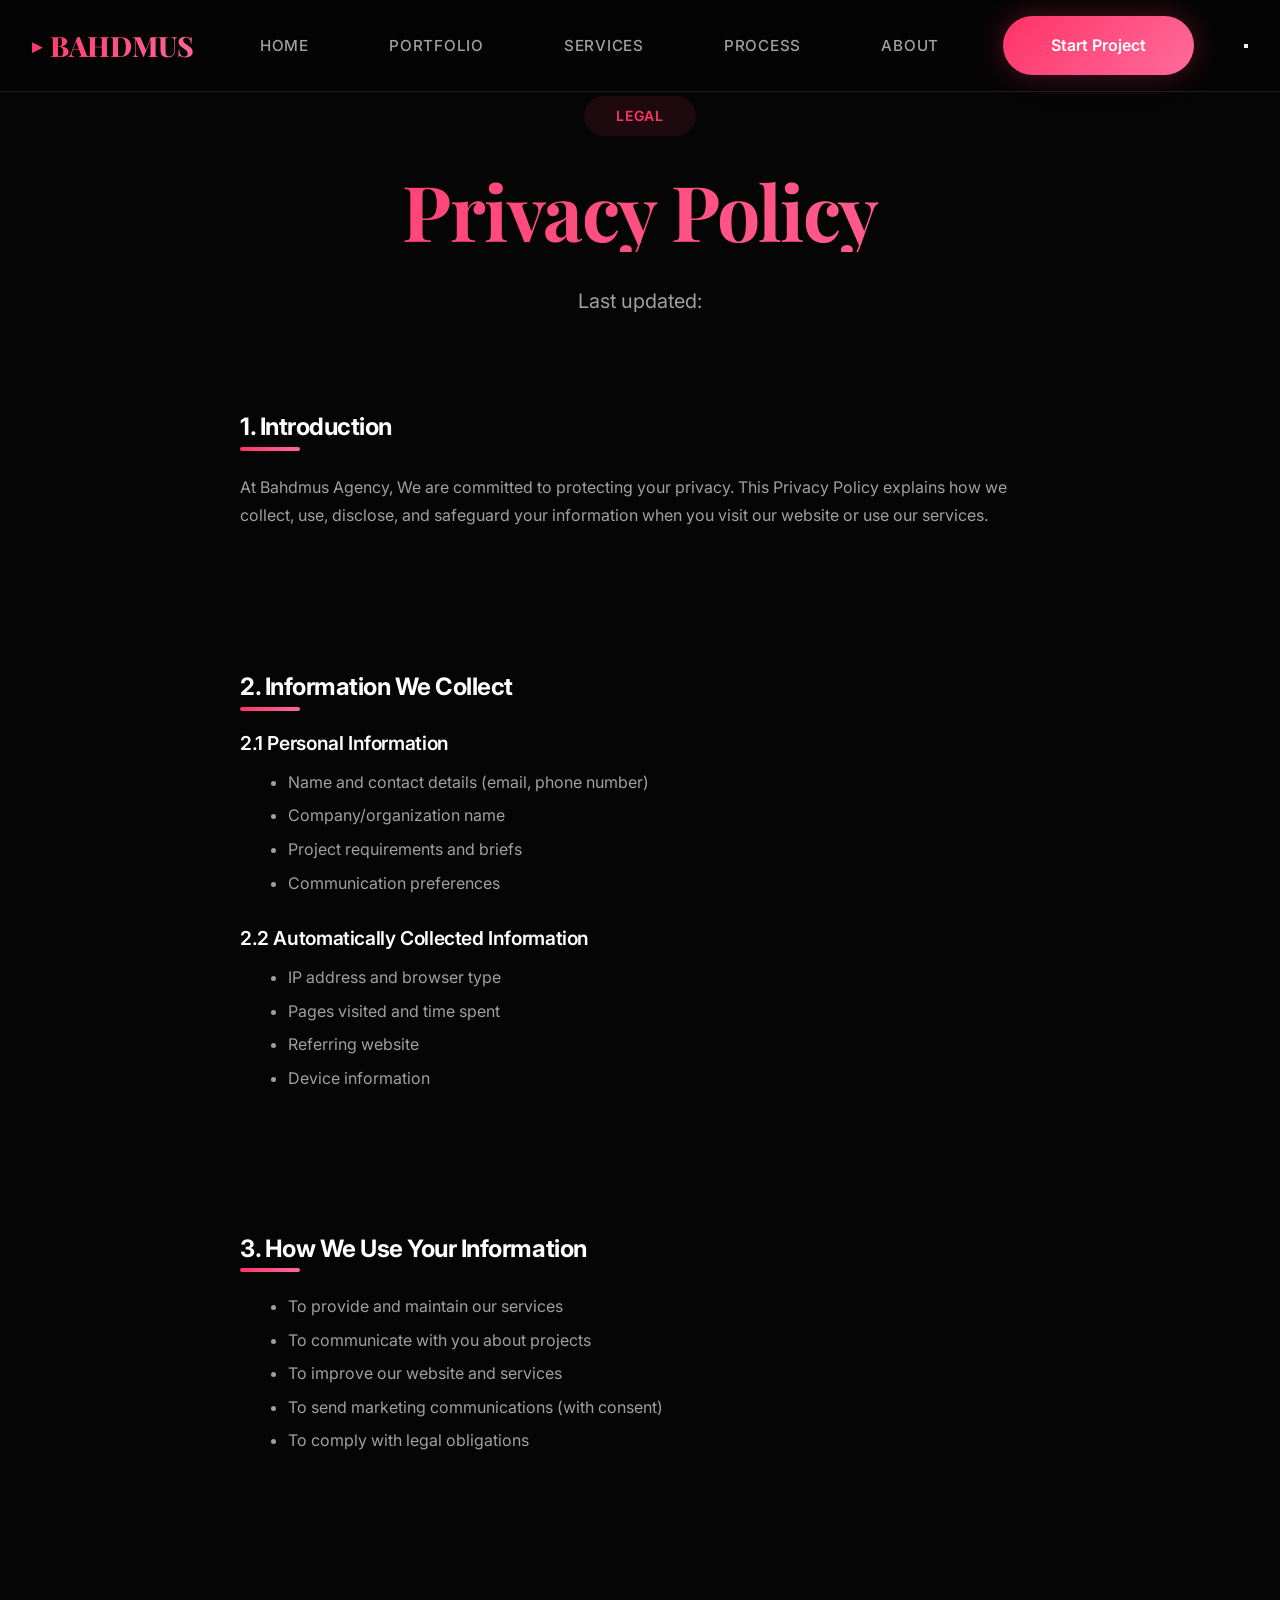
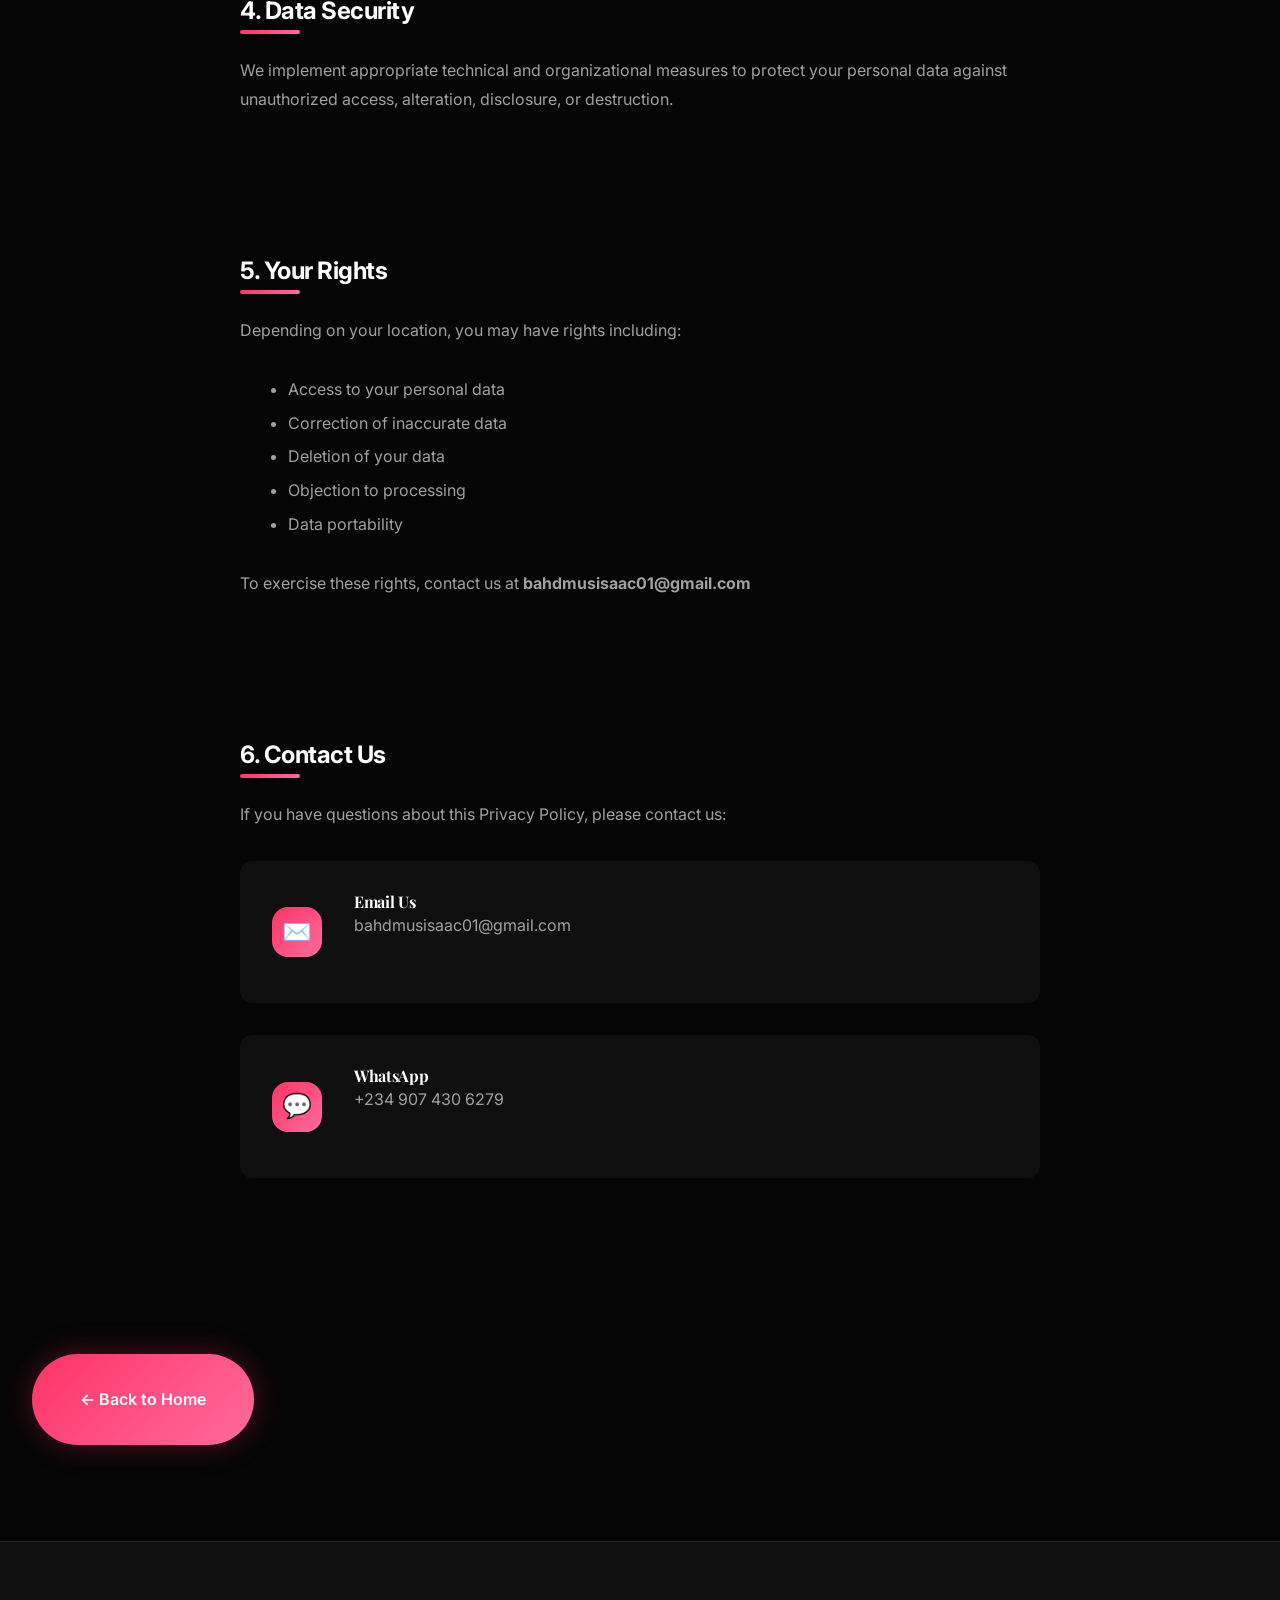
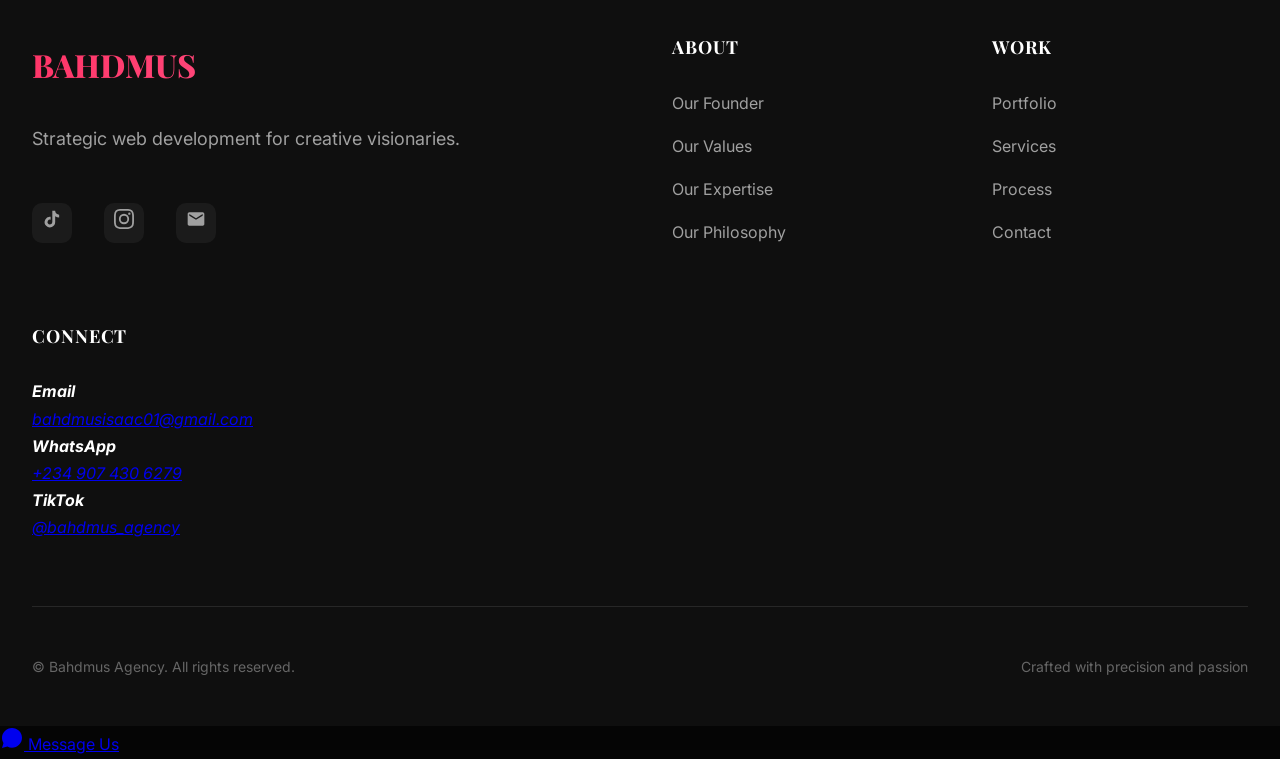
<file: privacy.html>
<!DOCTYPE html>
<html lang="en" class="dark-theme">
<head>
    <meta charset="UTF-8">
    <meta name="viewport" content="width=device-width, initial-scale=1.0">
    <title>Privacy Policy | Bahdmus Agency</title>
    
    <!-- All your existing head content from index.html -->
    <meta name="description" content="Privacy Policy for Bahdmus Agency. Learn how we collect, use, and protect your personal information.">
    
    <!-- Fonts -->
    <link rel="preconnect" href="https://fonts.googleapis.com">
    <link rel="preconnect" href="https://fonts.gstatic.com" crossorigin>
    <link href="https://fonts.googleapis.com/css2?family=Inter:wght@300;400;500;600;700;800&family=Playfair+Display:wght@700;800;900&display=swap" rel="stylesheet">
    
    <!-- Styles -->
    <link rel="stylesheet" href="styles.css">
    
    <!-- Favicon -->
    <link rel="icon" href="assets/icons/favicon.svg" type="image/svg+xml">
</head>
<body>
    <!-- Premium Navigation - Same as index.html -->
    <nav class="premium-nav" id="mainNav">
        <div class="nav-container">
            <a href="index.html" class="brand-logo">BAHDMUS</a>
            
            <div class="nav-menu">
                <a href="index.html" class="nav-link">Home</a>
                <a href="work.html" class="nav-link">Portfolio</a>
                <a href="services.html" class="nav-link">Services</a>
                <a href="process.html" class="nav-link">Process</a>
                <a href="about.html" class="nav-link">About</a>
                <a href="contact.html" class="nav-cta">Start Project</a>
            </div>
            
            <button class="mobile-menu-btn" aria-label="Toggle menu">
                <span></span>
                <span></span>
                <span></span>
            </button>
        </div>
    </nav>

    <!-- Privacy Policy Content -->
    <section class="section-padding">
        <div class="container-lg">
            <div class="section-header">
                <span class="section-tag">Legal</span>
                <h1>Privacy Policy</h1>
                <p class="lead">Last updated: <span id="currentDate"></span></p>
            </div>
            
            <div class="legal-content">
                <div class="legal-section fade-in">
                    <h2>1. Introduction</h2>
                    <p>At Bahdmus Agency, We are committed to protecting your privacy. This Privacy Policy explains how we collect, use, disclose, and safeguard your information when you visit our website or use our services.</p>
                </div>

                <div class="legal-section fade-in">
                    <h2>2. Information We Collect</h2>
                    <h3>2.1 Personal Information</h3>
                    <ul>
                        <li>Name and contact details (email, phone number)</li>
                        <li>Company/organization name</li>
                        <li>Project requirements and briefs</li>
                        <li>Communication preferences</li>
                    </ul>

                    <h3>2.2 Automatically Collected Information</h3>
                    <ul>
                        <li>IP address and browser type</li>
                        <li>Pages visited and time spent</li>
                        <li>Referring website</li>
                        <li>Device information</li>
                    </ul>
                </div>

                <div class="legal-section fade-in">
                    <h2>3. How We Use Your Information</h2>
                    <ul>
                        <li>To provide and maintain our services</li>
                        <li>To communicate with you about projects</li>
                        <li>To improve our website and services</li>
                        <li>To send marketing communications (with consent)</li>
                        <li>To comply with legal obligations</li>
                    </ul>
                </div>

                <div class="legal-section fade-in">
                    <h2>4. Data Security</h2>
                    <p>We implement appropriate technical and organizational measures to protect your personal data against unauthorized access, alteration, disclosure, or destruction.</p>
                </div>

                <div class="legal-section fade-in">
                    <h2>5. Your Rights</h2>
                    <p>Depending on your location, you may have rights including:</p>
                    <ul>
                        <li>Access to your personal data</li>
                        <li>Correction of inaccurate data</li>
                        <li>Deletion of your data</li>
                        <li>Objection to processing</li>
                        <li>Data portability</li>
                    </ul>
                    <p>To exercise these rights, contact us at <strong>bahdmusisaac01@gmail.com</strong></p>
                </div>

                <div class="legal-section fade-in">
                    <h2>6. Contact Us</h2>
                    <p>If you have questions about this Privacy Policy, please contact us:</p>
                    <div class="contact-method">
                        <div class="contact-icon">✉️</div>
                        <div>
                            <h4>Email Us</h4>
                            <p>bahdmusisaac01@gmail.com</p>
                        </div>
                    </div>
                    <div class="contact-method">
                        <div class="contact-icon">💬</div>
                        <div>
                            <h4>WhatsApp</h4>
                            <p>+234 907 430 6279</p>
                        </div>
                    </div>
                </div>
            </div>
            
            <div class="text-center" style="margin-top: var(--space-xxl);">
                <a href="index.html" class="premium-btn">
                    <span>← Back to Home</span>
                </a>
            </div>
        </div>
    </section>

    <!-- Footer -->
<footer class="premium-footer">
    <div class="container-lg">
        <div class="footer-grid">
            <div class="footer-brand">
                <div class="footer-logo">BAHDMUS</div>
                <p class="footer-tagline">
                    Strategic web development for creative visionaries.
                </p>
                <div class="footer-social">
                    <a href="https://tiktok.com/@bahdmus_agency" target="_blank" aria-label="TikTok">
                        <span class="social-icon">
                            <svg width="20" height="20" viewBox="0 0 24 24" fill="currentColor">
                                <path d="M19.589 6.686a4.793 4.793 0 0 1-3.77-4.245V2h-3.445v13.672a2.896 2.896 0 0 1-5.201 1.743l-.002-.001.002.001a2.895 2.895 0 0 1 3.183-4.51v-3.5a6.329 6.329 0 0 0-5.394 10.692 6.33 6.33 0 0 0 10.857-4.424V8.687a8.182 8.182 0 0 0 4.773 1.526V6.79a4.831 4.831 0 0 1-1.003-.104z"/>
                            </svg>
                        </span>
                    </a>
                    <a href="https://instagram.com/bahdmus_agency" target="_blank" aria-label="Instagram">
                        <span class="social-icon">
                            <svg width="20" height="20" viewBox="0 0 24 24" fill="currentColor">
                                <path d="M12 2.163c3.204 0 3.584.012 4.85.07 3.252.148 4.771 1.691 4.919 4.919.058 1.265.069 1.645.069 4.849 0 3.205-.012 3.584-.069 4.849-.149 3.225-1.664 4.771-4.919 4.919-1.266.058-1.644.07-4.85.07-3.204 0-3.584-.012-4.849-.07-3.26-.149-4.771-1.699-4.919-4.92-.058-1.265-.07-1.644-.07-4.849 0-3.204.013-3.583.07-4.849.149-3.227 1.664-4.771 4.919-4.919 1.266-.057 1.645-.069 4.849-.069zM12 0C8.741 0 8.333.014 7.053.072 2.695.272.273 2.69.073 7.052.014 8.333 0 8.741 0 12c0 3.259.014 3.668.072 4.948.2 4.358 2.618 6.78 6.98 6.98C8.333 23.986 8.741 24 12 24c3.259 0 3.668-.014 4.948-.072 4.354-.2 6.782-2.618 6.979-6.98.059-1.28.073-1.689.073-4.948 0-3.259-.014-3.667-.072-4.947-.196-4.354-2.617-6.78-6.979-6.98C15.668.014 15.259 0 12 0zm0 5.838a6.162 6.162 0 1 0 0 12.324 6.162 6.162 0 0 0 0-12.324zM12 16a4 4 0 1 1 0-8 4 4 0 0 1 0 8zm6.406-11.845a1.44 1.44 0 1 0 0 2.881 1.44 1.44 0 0 0 0-2.881z"/>
                            </svg>
                        </span>
                    </a>
                    <a href="mailto:bahdmusisaac01@gmail.com" aria-label="Email">
                        <span class="social-icon">
                            <svg width="20" height="20" viewBox="0 0 24 24" fill="currentColor">
                                <path d="M20 4H4c-1.1 0-1.99.9-1.99 2L2 18c0 1.1.9 2 2 2h16c1.1 0 2-.9 2-2V6c0-1.1-.9-2-2-2zm0 4l-8 5-8-5V6l8 5 8-5v2z"/>
                            </svg>
                        </span>
                    </a>
                </div>
            </div>
                <div>
                    <h4 class="footer-heading">About</h4>
                    <ul class="footer-links">
                        <li><a href="about.html#founder">Our Founder</a></li>
                        <li><a href="value.html">Our Values</a></li>
                        <li><a href="expertise.html">Our Expertise</a></li>
                        <li><a href="philosophy.html">Our Philosophy</a></li>
                    </ul>
                </div>
                <div>
                    <h4 class="footer-heading">Work</h4>
                    <ul class="footer-links">
                        <li><a href="portfolio.html">Portfolio</a></li>
                        <li><a href="services.html">Services</a></li>
                        <li><a href="process.html">Process</a></li>
                        <li><a href="contact.html">Contact</a></li>
                    </ul>
                </div>
                
                <div>
                    <h4 class="footer-heading">Connect</h4>
                    <address class="footer-contact">
                        <p>
                            <strong>Email</strong><br>
                            <a href="mailto:bahdmusisaac01@gmail.com">bahdmusisaac01@gmail.com</a>
                        </p>
                        <p>
                            <strong>WhatsApp</strong><br>
                            <a href="https://wa.me/2349074306279" target="_blank">+234 907 430 6279</a>
                        </p>
                        <p>
                            <strong>TikTok</strong><br>
                            <a href="https://tiktok.com/@bahdmus_agency" target="_blank">@bahdmus_agency</a>
                        </p>
                    </address>
                </div>
            </div>
            
            <div class="footer-bottom">
                <p>&copy; <span id="currentYear"></span> Bahdmus Agency. All rights reserved.</p>
                <p>Crafted with precision and passion</p>
            </div>
        </div>
    </footer>

    <!-- WhatsApp Float -->
    <a href="https://wa.me/2349074306279?text=Hi%20Bahdmus%20Agency!%20I%20visited%20your%20about%20page%20and%20would%20like%20to%20discuss%20a%20project." 
       class="whatsapp-float" 
       target="_blank"
       aria-label="Chat on WhatsApp">
        <svg width="24" height="24" viewBox="0 0 24 24" fill="none">
            <path d="M12 2C6.48 2 2 6.48 2 12C2 13.81 2.54 15.5 3.5 16.92L2 22L7.37 20.5C8.75 21.33 10.33 21.8 12 21.8C17.52 21.8 22 17.32 22 11.8C22 6.28 17.52 2 12 2Z" 
                  fill="currentColor"/>
        </svg>
        <span class="whatsapp-text">Message Us</span>
    </a>


    <!-- Scripts -->
    <script src="script.js"></script>
    <script>
        // Same scripts as index.html
        document.addEventListener('DOMContentLoaded', function() {
            // Update year
            document.getElementById('currentYear').textContent = new Date().getFullYear();
            
            // Update current date
            const currentDate = new Date().toLocaleDateString('en-US', {
                year: 'numeric',
                month: 'long',
                day: 'numeric'
            });
            document.getElementById('currentDate').textContent = currentDate;
            
            // Nav scroll effect
            window.addEventListener('scroll', function() {
                const nav = document.getElementById('mainNav');
                if (window.scrollY > 50) {
                    nav.classList.add('nav-scrolled');
                } else {
                    nav.classList.remove('nav-scrolled');
                }
            });
            
            // Animation on scroll
            const observerOptions = {
                threshold: 0.1,
                rootMargin: '0px 0px -50px 0px'
            };
            
            const observer = new IntersectionObserver((entries) => {
                entries.forEach(entry => {
                    if (entry.isIntersecting) {
                        entry.target.classList.add('fade-in');
                    }
                });
            }, observerOptions);
            
            // Observe elements
            document.querySelectorAll('.legal-section').forEach(el => {
                observer.observe(el);
            });
        });
    </script>
</body>
</html>
</file>
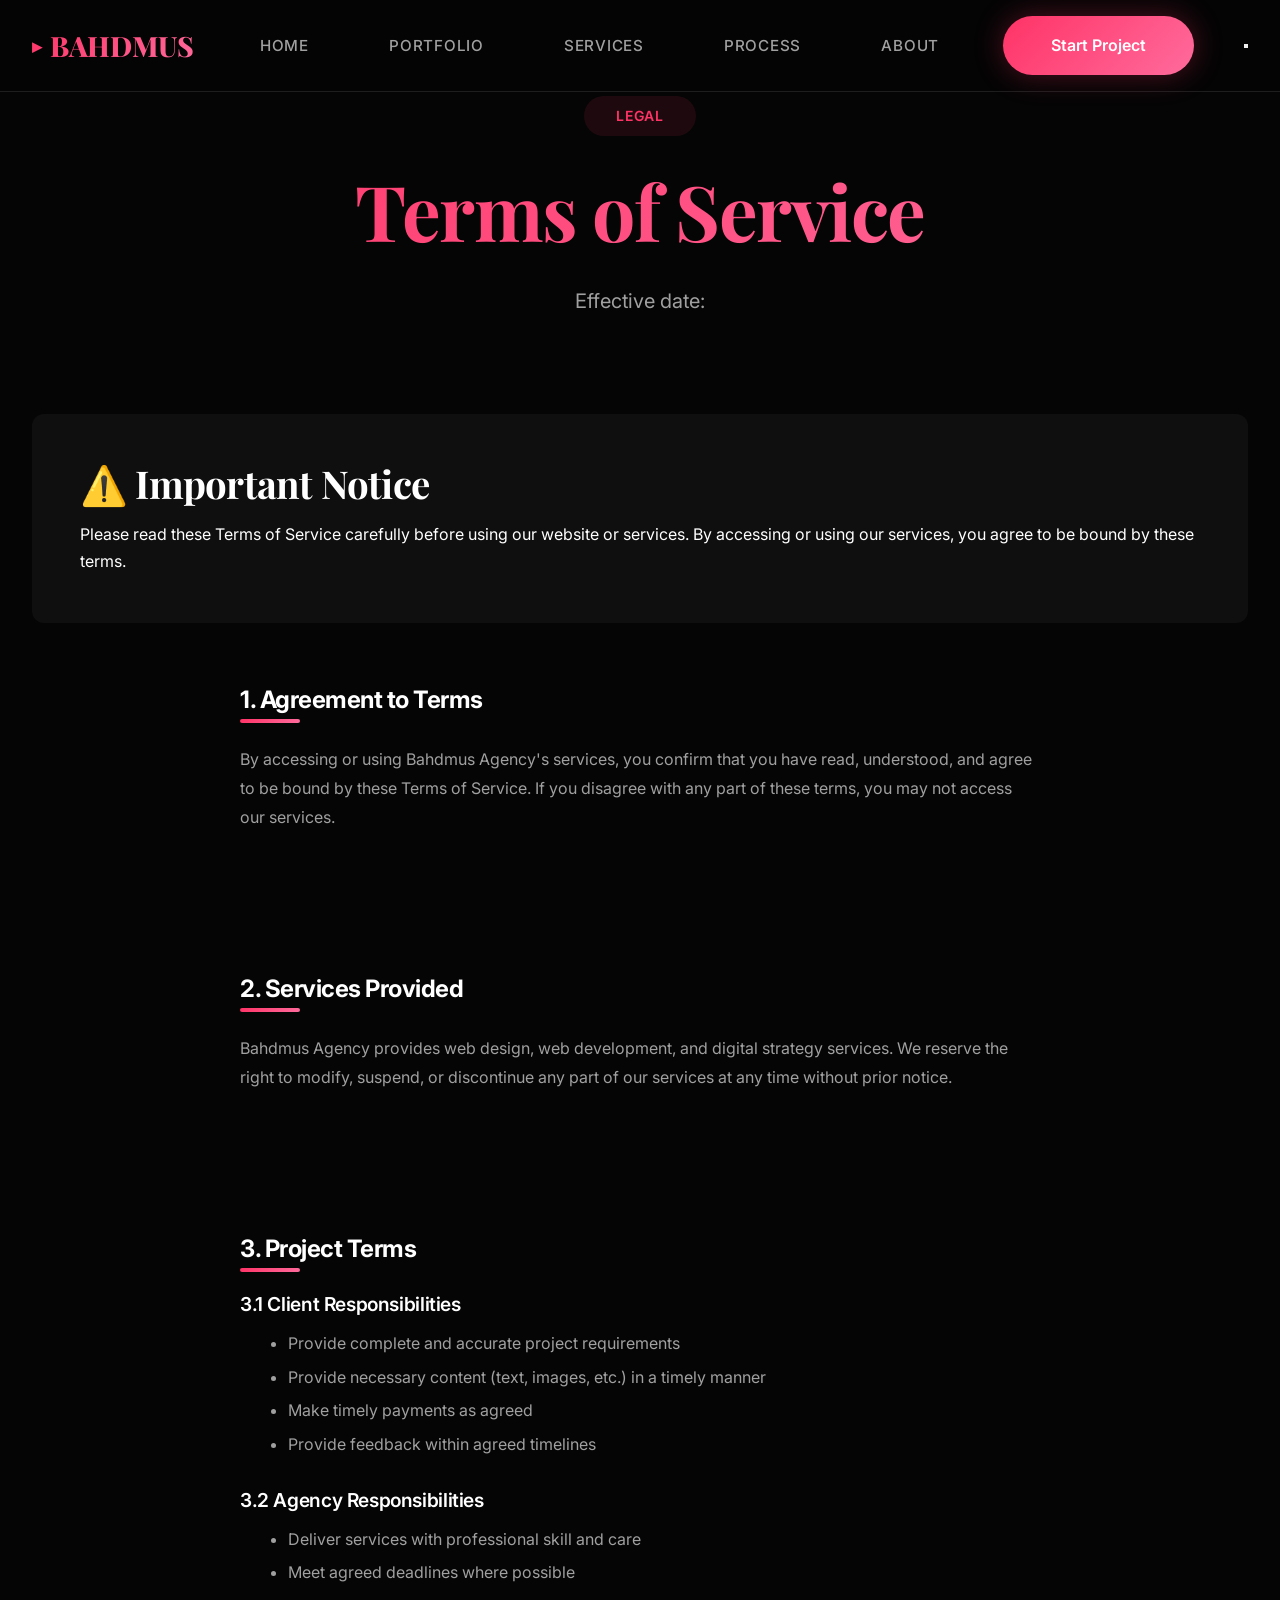
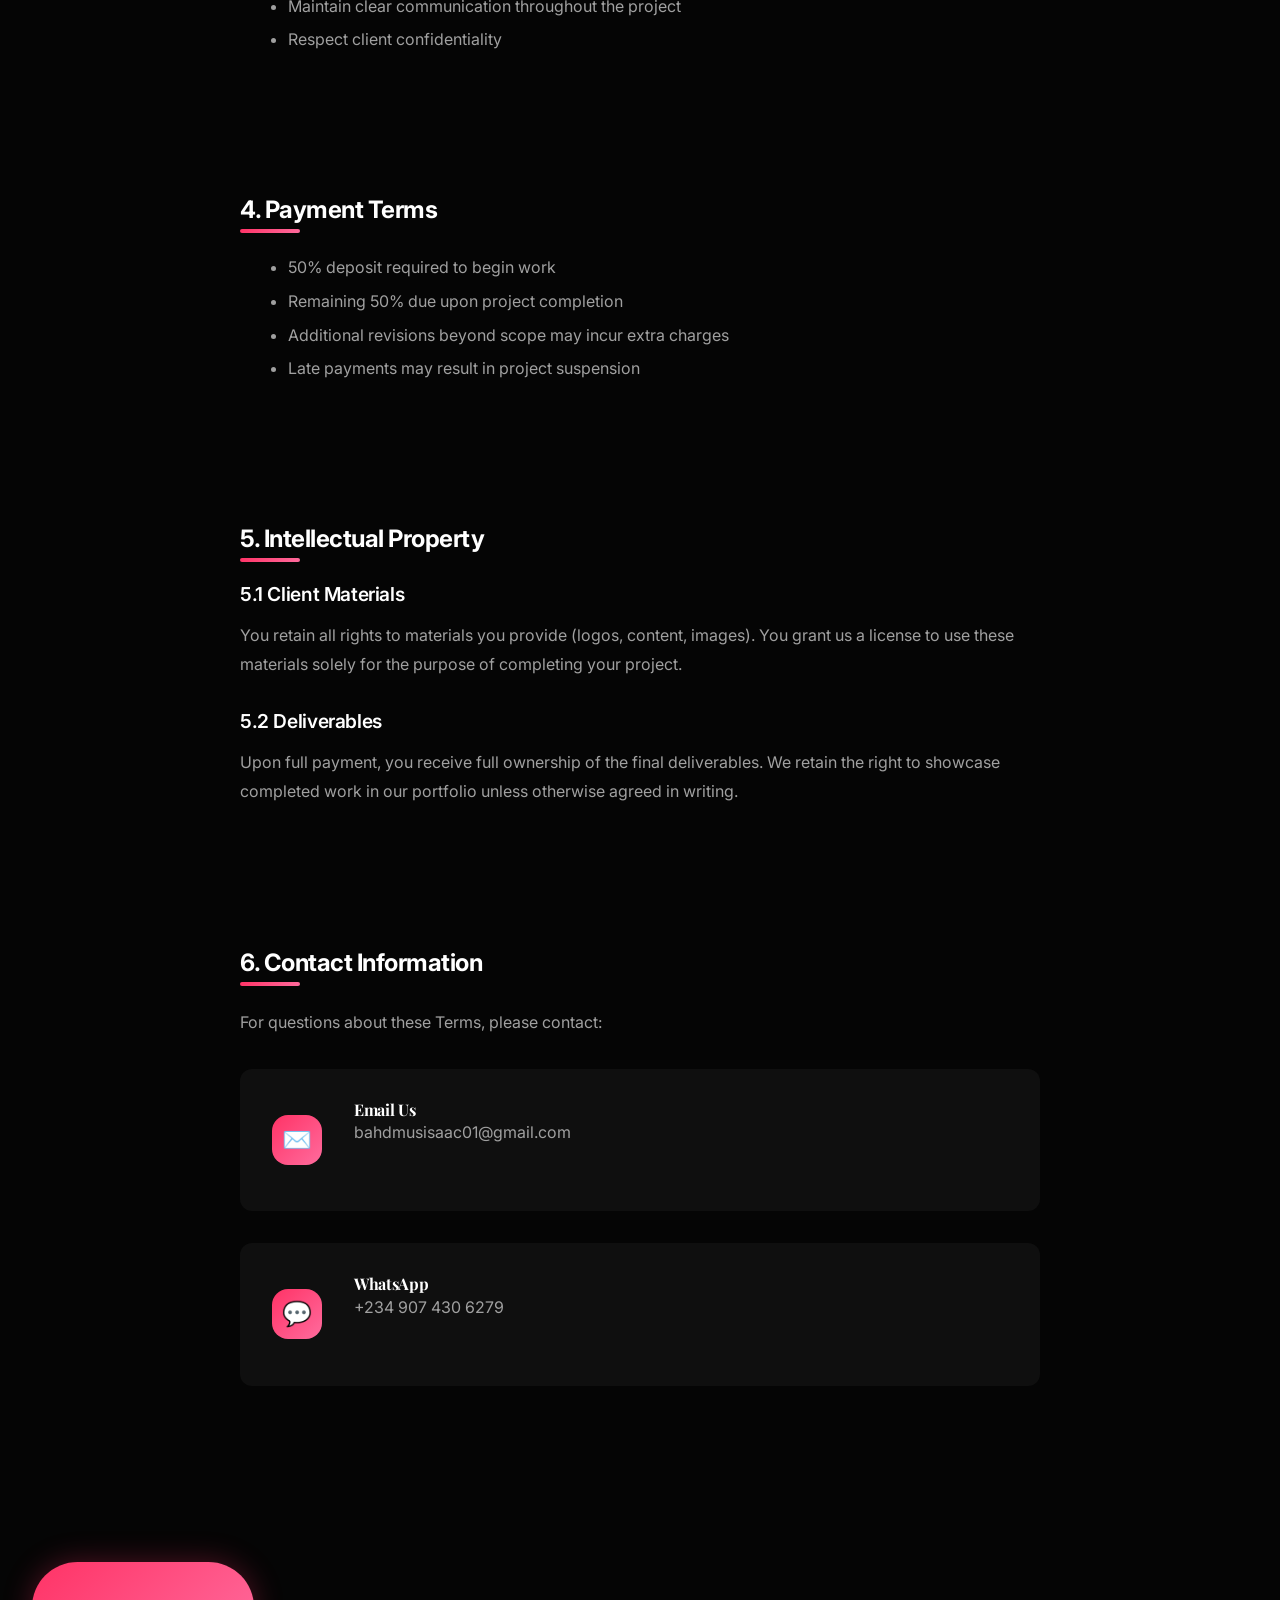
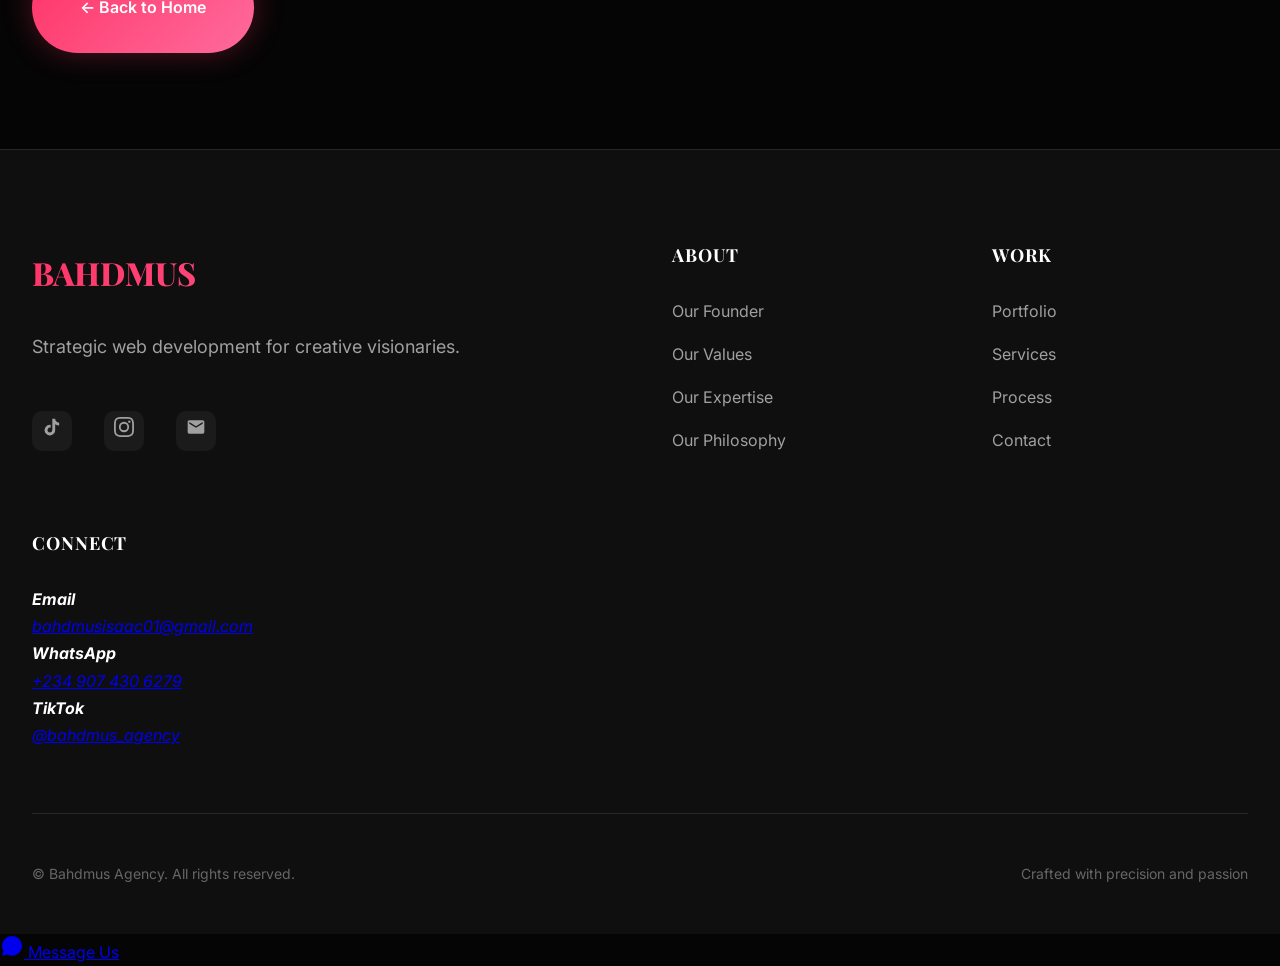
<file: terms.html>
<!DOCTYPE html>
<html lang="en" class="dark-theme">
<head>
    <meta charset="UTF-8">
    <meta name="viewport" content="width=device-width, initial-scale=1.0">
    <title>Terms of Service | Bahdmus Agency</title>
    
    <!-- All your existing head content -->
    <meta name="description" content="Terms of Service for Bahdmus Agency. Please read these terms carefully before using our services.">
    
    <!-- Fonts -->
    <link rel="preconnect" href="https://fonts.googleapis.com">
    <link rel="preconnect" href="https://fonts.gstatic.com" crossorigin>
    <link href="https://fonts.googleapis.com/css2?family=Inter:wght@300;400;500;600;700;800&family=Playfair+Display:wght@700;800;900&display=swap" rel="stylesheet">
    
    <!-- Styles -->
    <link rel="stylesheet" href="styles.css">
    
    <!-- Favicon -->
    <link rel="icon" href="assets/icons/favicon.svg" type="image/svg+xml">
</head>
<body>
    <!-- Premium Navigation -->
    <nav class="premium-nav" id="mainNav">
        <div class="nav-container">
            <a href="index.html" class="brand-logo">BAHDMUS</a>
            
            <div class="nav-menu">
                <a href="index.html" class="nav-link">Home</a>
                <a href="work.html" class="nav-link">Portfolio</a>
                <a href="services.html" class="nav-link">Services</a>
                <a href="process.html" class="nav-link">Process</a>
                <a href="about.html" class="nav-link">About</a>
                <a href="contact.html" class="nav-cta">Start Project</a>
            </div>
            
            <button class="mobile-menu-btn" aria-label="Toggle menu">
                <span></span>
                <span></span>
                <span></span>
            </button>
        </div>
    </nav>

    <!-- Terms of Service Content -->
    <section class="section-padding">
        <div class="container-lg">
            <div class="section-header">
                <span class="section-tag">Legal</span>
                <h1>Terms of Service</h1>
                <p class="lead">Effective date: <span id="currentDate"></span></p>
            </div>
            
            <div class="legal-notice" style="margin-bottom: var(--space-xl);">
                <div class="notice-box" style="background: var(--bg-surface); padding: var(--space-lg); border-radius: 12px; border: 1px solid var(--border-color);">
                    <h3 style="color: var(--primary-color); margin-bottom: var(--space-sm);">⚠️ Important Notice</h3>
                    <p>Please read these Terms of Service carefully before using our website or services. By accessing or using our services, you agree to be bound by these terms.</p>
                </div>
            </div>
            
            <div class="legal-content">
                <div class="legal-section fade-in">
                    <h2>1. Agreement to Terms</h2>
                    <p>By accessing or using Bahdmus Agency's services, you confirm that you have read, understood, and agree to be bound by these Terms of Service. If you disagree with any part of these terms, you may not access our services.</p>
                </div>

                <div class="legal-section fade-in">
                    <h2>2. Services Provided</h2>
                    <p>Bahdmus Agency provides web design, web development, and digital strategy services. We reserve the right to modify, suspend, or discontinue any part of our services at any time without prior notice.</p>
                </div>

                <div class="legal-section fade-in">
                    <h2>3. Project Terms</h2>
                    
                    <h3>3.1 Client Responsibilities</h3>
                    <ul>
                        <li>Provide complete and accurate project requirements</li>
                        <li>Provide necessary content (text, images, etc.) in a timely manner</li>
                        <li>Make timely payments as agreed</li>
                        <li>Provide feedback within agreed timelines</li>
                    </ul>

                    <h3>3.2 Agency Responsibilities</h3>
                    <ul>
                        <li>Deliver services with professional skill and care</li>
                        <li>Meet agreed deadlines where possible</li>
                        <li>Maintain clear communication throughout the project</li>
                        <li>Respect client confidentiality</li>
                    </ul>
                </div>

                <div class="legal-section fade-in">
                    <h2>4. Payment Terms</h2>
                    <ul>
                        <li>50% deposit required to begin work</li>
                        <li>Remaining 50% due upon project completion</li>
                        <li>Additional revisions beyond scope may incur extra charges</li>
                        <li>Late payments may result in project suspension</li>
                    </ul>
                </div>

                <div class="legal-section fade-in">
                    <h2>5. Intellectual Property</h2>
                    
                    <h3>5.1 Client Materials</h3>
                    <p>You retain all rights to materials you provide (logos, content, images). You grant us a license to use these materials solely for the purpose of completing your project.</p>

                    <h3>5.2 Deliverables</h3>
                    <p>Upon full payment, you receive full ownership of the final deliverables. We retain the right to showcase completed work in our portfolio unless otherwise agreed in writing.</p>
                </div>

                <div class="legal-section fade-in">
                    <h2>6. Contact Information</h2>
                    <p>For questions about these Terms, please contact:</p>
                    <div class="contact-method">
                        <div class="contact-icon">✉️</div>
                        <div>
                            <h4>Email Us</h4>
                            <p>bahdmusisaac01@gmail.com</p>
                        </div>
                    </div>
                    <div class="contact-method">
                        <div class="contact-icon">💬</div>
                        <div>
                            <h4>WhatsApp</h4>
                            <p>+234 907 430 6279</p>
                        </div>
                    </div>
                </div>
            </div>
            
            <div class="text-center" style="margin-top: var(--space-xxl);">
                <a href="index.html" class="premium-btn">
                    <span>← Back to Home</span>
                </a>
            </div>
        </div>
    </section>

   <!-- Footer -->
<footer class="premium-footer">
    <div class="container-lg">
        <div class="footer-grid">
            <div class="footer-brand">
                <div class="footer-logo">BAHDMUS</div>
                <p class="footer-tagline">
                    Strategic web development for creative visionaries.
                </p>
                <div class="footer-social">
                    <a href="https://tiktok.com/@bahdmus_agency" target="_blank" aria-label="TikTok">
                        <span class="social-icon">
                            <svg width="20" height="20" viewBox="0 0 24 24" fill="currentColor">
                                <path d="M19.589 6.686a4.793 4.793 0 0 1-3.77-4.245V2h-3.445v13.672a2.896 2.896 0 0 1-5.201 1.743l-.002-.001.002.001a2.895 2.895 0 0 1 3.183-4.51v-3.5a6.329 6.329 0 0 0-5.394 10.692 6.33 6.33 0 0 0 10.857-4.424V8.687a8.182 8.182 0 0 0 4.773 1.526V6.79a4.831 4.831 0 0 1-1.003-.104z"/>
                            </svg>
                        </span>
                    </a>
                    <a href="https://instagram.com/bahdmus_agency" target="_blank" aria-label="Instagram">
                        <span class="social-icon">
                            <svg width="20" height="20" viewBox="0 0 24 24" fill="currentColor">
                                <path d="M12 2.163c3.204 0 3.584.012 4.85.07 3.252.148 4.771 1.691 4.919 4.919.058 1.265.069 1.645.069 4.849 0 3.205-.012 3.584-.069 4.849-.149 3.225-1.664 4.771-4.919 4.919-1.266.058-1.644.07-4.85.07-3.204 0-3.584-.012-4.849-.07-3.26-.149-4.771-1.699-4.919-4.92-.058-1.265-.07-1.644-.07-4.849 0-3.204.013-3.583.07-4.849.149-3.227 1.664-4.771 4.919-4.919 1.266-.057 1.645-.069 4.849-.069zM12 0C8.741 0 8.333.014 7.053.072 2.695.272.273 2.69.073 7.052.014 8.333 0 8.741 0 12c0 3.259.014 3.668.072 4.948.2 4.358 2.618 6.78 6.98 6.98C8.333 23.986 8.741 24 12 24c3.259 0 3.668-.014 4.948-.072 4.354-.2 6.782-2.618 6.979-6.98.059-1.28.073-1.689.073-4.948 0-3.259-.014-3.667-.072-4.947-.196-4.354-2.617-6.78-6.979-6.98C15.668.014 15.259 0 12 0zm0 5.838a6.162 6.162 0 1 0 0 12.324 6.162 6.162 0 0 0 0-12.324zM12 16a4 4 0 1 1 0-8 4 4 0 0 1 0 8zm6.406-11.845a1.44 1.44 0 1 0 0 2.881 1.44 1.44 0 0 0 0-2.881z"/>
                            </svg>
                        </span>
                    </a>
                    <a href="mailto:bahdmusisaac01@gmail.com" aria-label="Email">
                        <span class="social-icon">
                            <svg width="20" height="20" viewBox="0 0 24 24" fill="currentColor">
                                <path d="M20 4H4c-1.1 0-1.99.9-1.99 2L2 18c0 1.1.9 2 2 2h16c1.1 0 2-.9 2-2V6c0-1.1-.9-2-2-2zm0 4l-8 5-8-5V6l8 5 8-5v2z"/>
                            </svg>
                        </span>
                    </a>
                </div>
            </div>
                <div>
                    <h4 class="footer-heading">About</h4>
                    <ul class="footer-links">
                        <li><a href="about.html#founder">Our Founder</a></li>
                        <li><a href="value.html">Our Values</a></li>
                        <li><a href="expertise.html">Our Expertise</a></li>
                        <li><a href="philosophy.html">Our Philosophy</a></li>
                    </ul>
                </div>
                <div>
                    <h4 class="footer-heading">Work</h4>
                    <ul class="footer-links">
                        <li><a href="portfolio.html">Portfolio</a></li>
                        <li><a href="services.html">Services</a></li>
                        <li><a href="process.html">Process</a></li>
                        <li><a href="contact.html">Contact</a></li>
                    </ul>
                </div>
                
                <div>
                    <h4 class="footer-heading">Connect</h4>
                    <address class="footer-contact">
                        <p>
                            <strong>Email</strong><br>
                            <a href="mailto:bahdmusisaac01@gmail.com">bahdmusisaac01@gmail.com</a>
                        </p>
                        <p>
                            <strong>WhatsApp</strong><br>
                            <a href="https://wa.me/2349074306279" target="_blank">+234 907 430 6279</a>
                        </p>
                        <p>
                            <strong>TikTok</strong><br>
                            <a href="https://tiktok.com/@bahdmus_agency" target="_blank">@bahdmus_agency</a>
                        </p>
                    </address>
                </div>
            </div>
            
            <div class="footer-bottom">
                <p>&copy; <span id="currentYear"></span> Bahdmus Agency. All rights reserved.</p>
                <p>Crafted with precision and passion</p>
            </div>
        </div>
    </footer>

    <!-- WhatsApp Float -->
    <a href="https://wa.me/2349074306279?text=Hi%20Bahdmus%20Agency!%20I%20visited%20your%20about%20page%20and%20would%20like%20to%20discuss%20a%20project." 
       class="whatsapp-float" 
       target="_blank"
       aria-label="Chat on WhatsApp">
        <svg width="24" height="24" viewBox="0 0 24 24" fill="none">
            <path d="M12 2C6.48 2 2 6.48 2 12C2 13.81 2.54 15.5 3.5 16.92L2 22L7.37 20.5C8.75 21.33 10.33 21.8 12 21.8C17.52 21.8 22 17.32 22 11.8C22 6.28 17.52 2 12 2Z" 
                  fill="currentColor"/>
        </svg>
        <span class="whatsapp-text">Message Us</span>
    </a>

    <!-- Scripts -->
    <script src="script.js"></script>
    <script>
        document.addEventListener('DOMContentLoaded', function() {
            // Update year
            document.getElementById('currentYear').textContent = new Date().getFullYear();
            
            // Update current date
            const currentDate = new Date().toLocaleDateString('en-US', {
                year: 'numeric',
                month: 'long',
                day: 'numeric'
            });
            document.getElementById('currentDate').textContent = currentDate;
            
            // Nav scroll effect
            window.addEventListener('scroll', function() {
                const nav = document.getElementById('mainNav');
                if (window.scrollY > 50) {
                    nav.classList.add('nav-scrolled');
                } else {
                    nav.classList.remove('nav-scrolled');
                }
            });
            
            // Animation on scroll
            const observerOptions = {
                threshold: 0.1,
                rootMargin: '0px 0px -50px 0px'
            };
            
            const observer = new IntersectionObserver((entries) => {
                entries.forEach(entry => {
                    if (entry.isIntersecting) {
                        entry.target.classList.add('fade-in');
                    }
                });
            }, observerOptions);
            
            // Observe elements
            document.querySelectorAll('.legal-section').forEach(el => {
                observer.observe(el);
            });
        });
    </script>
</body>
</html>
</file>
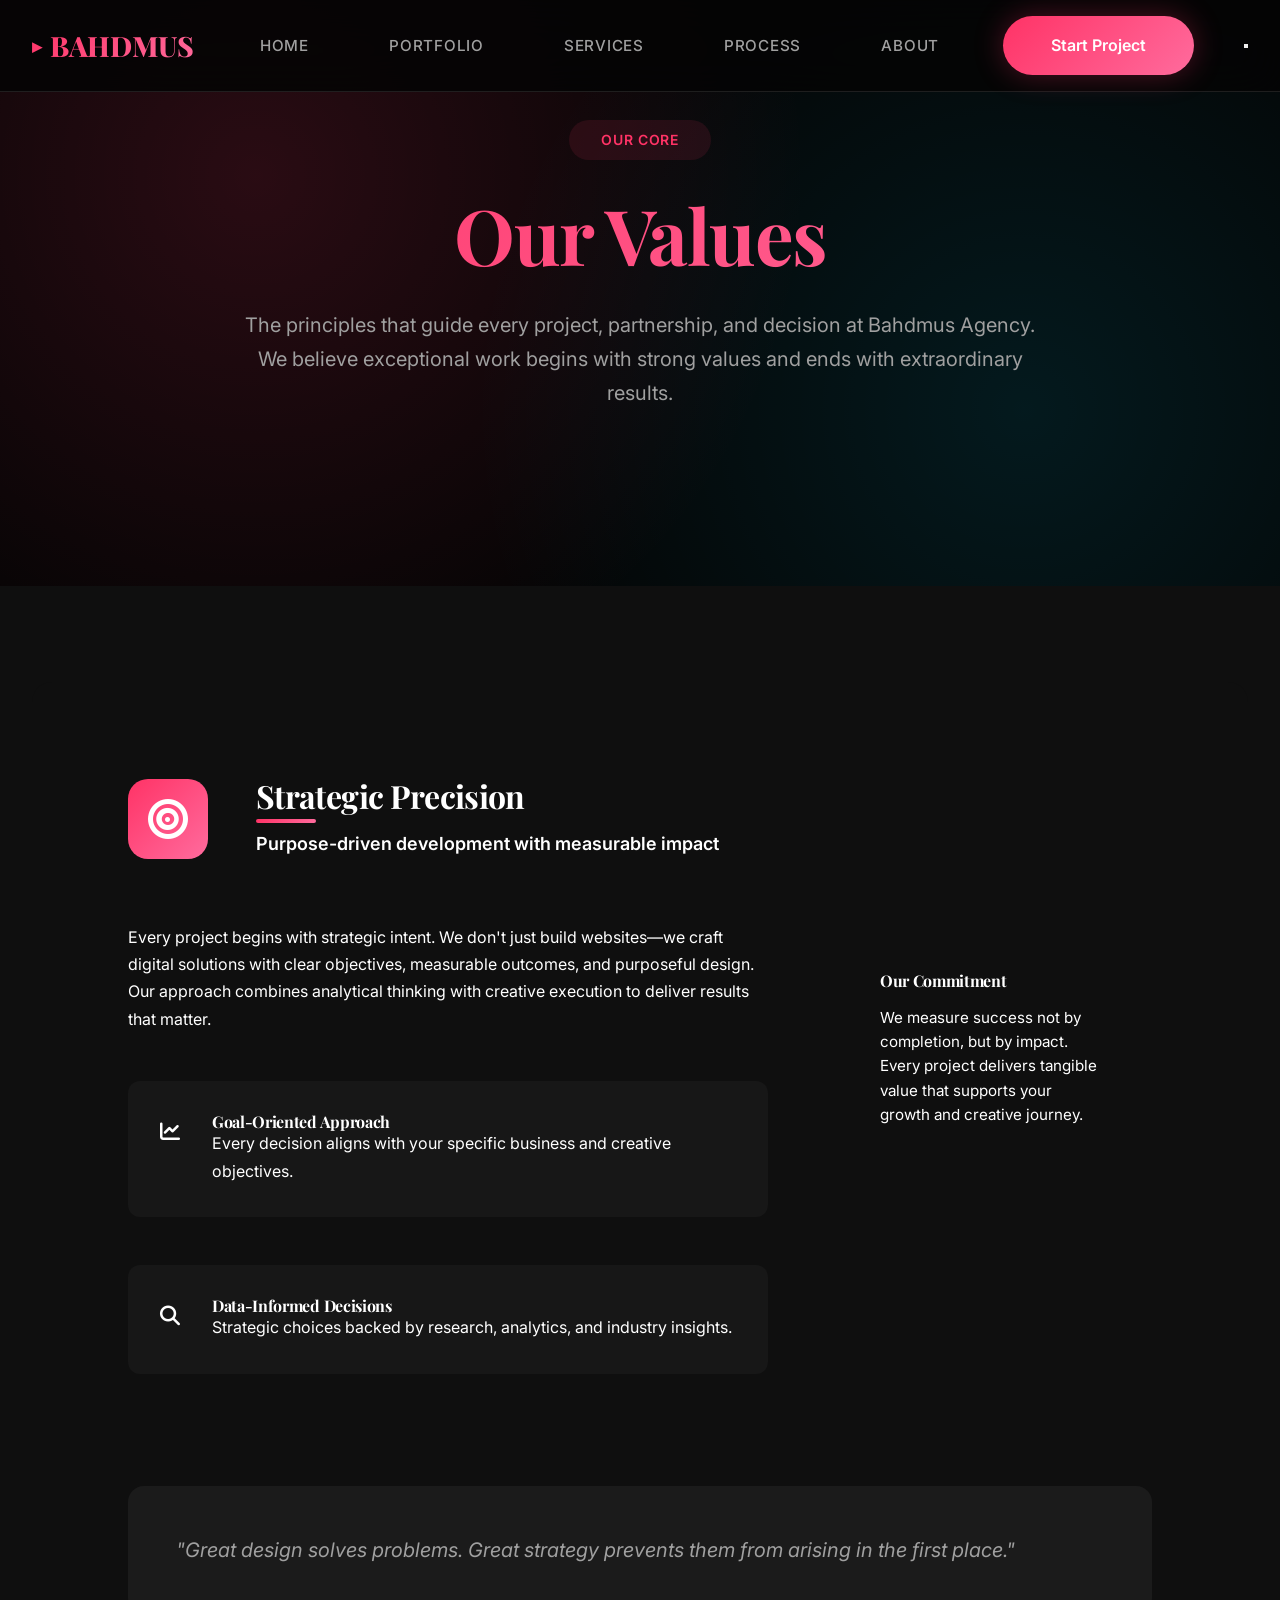
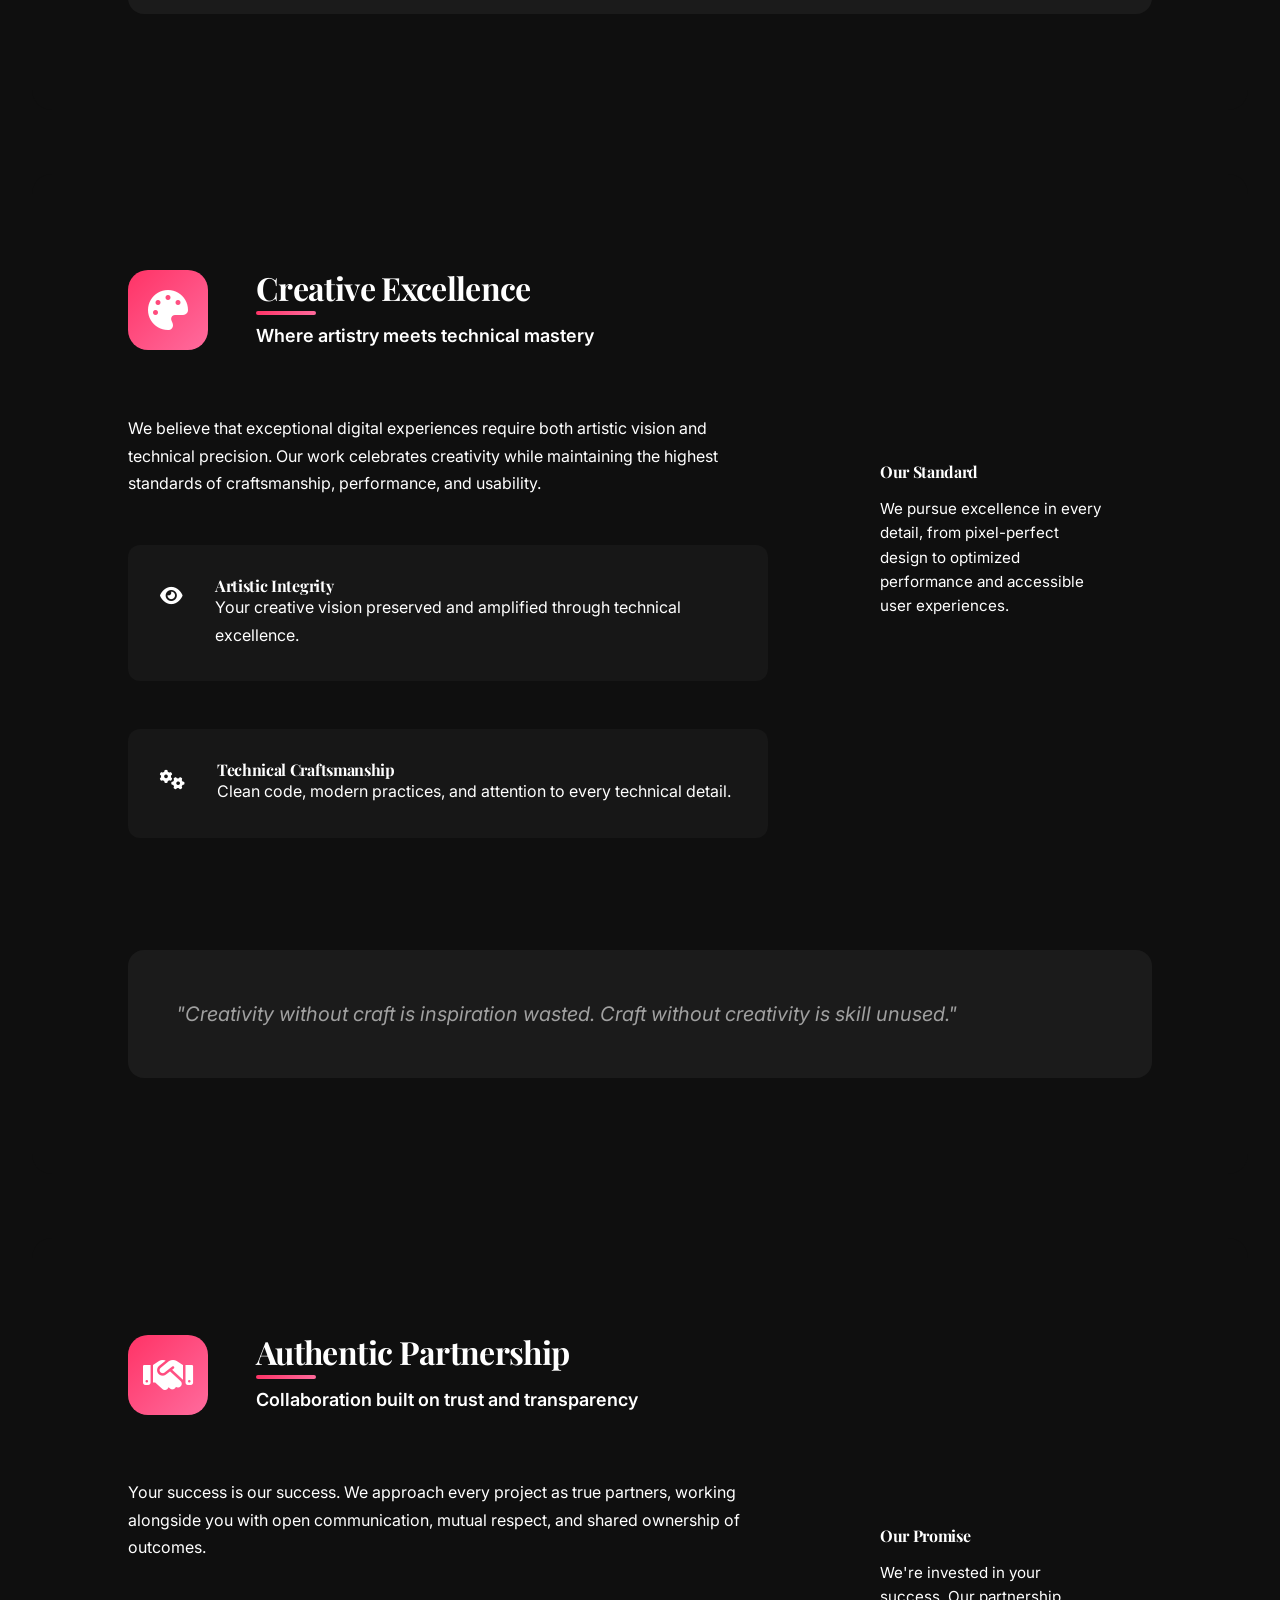
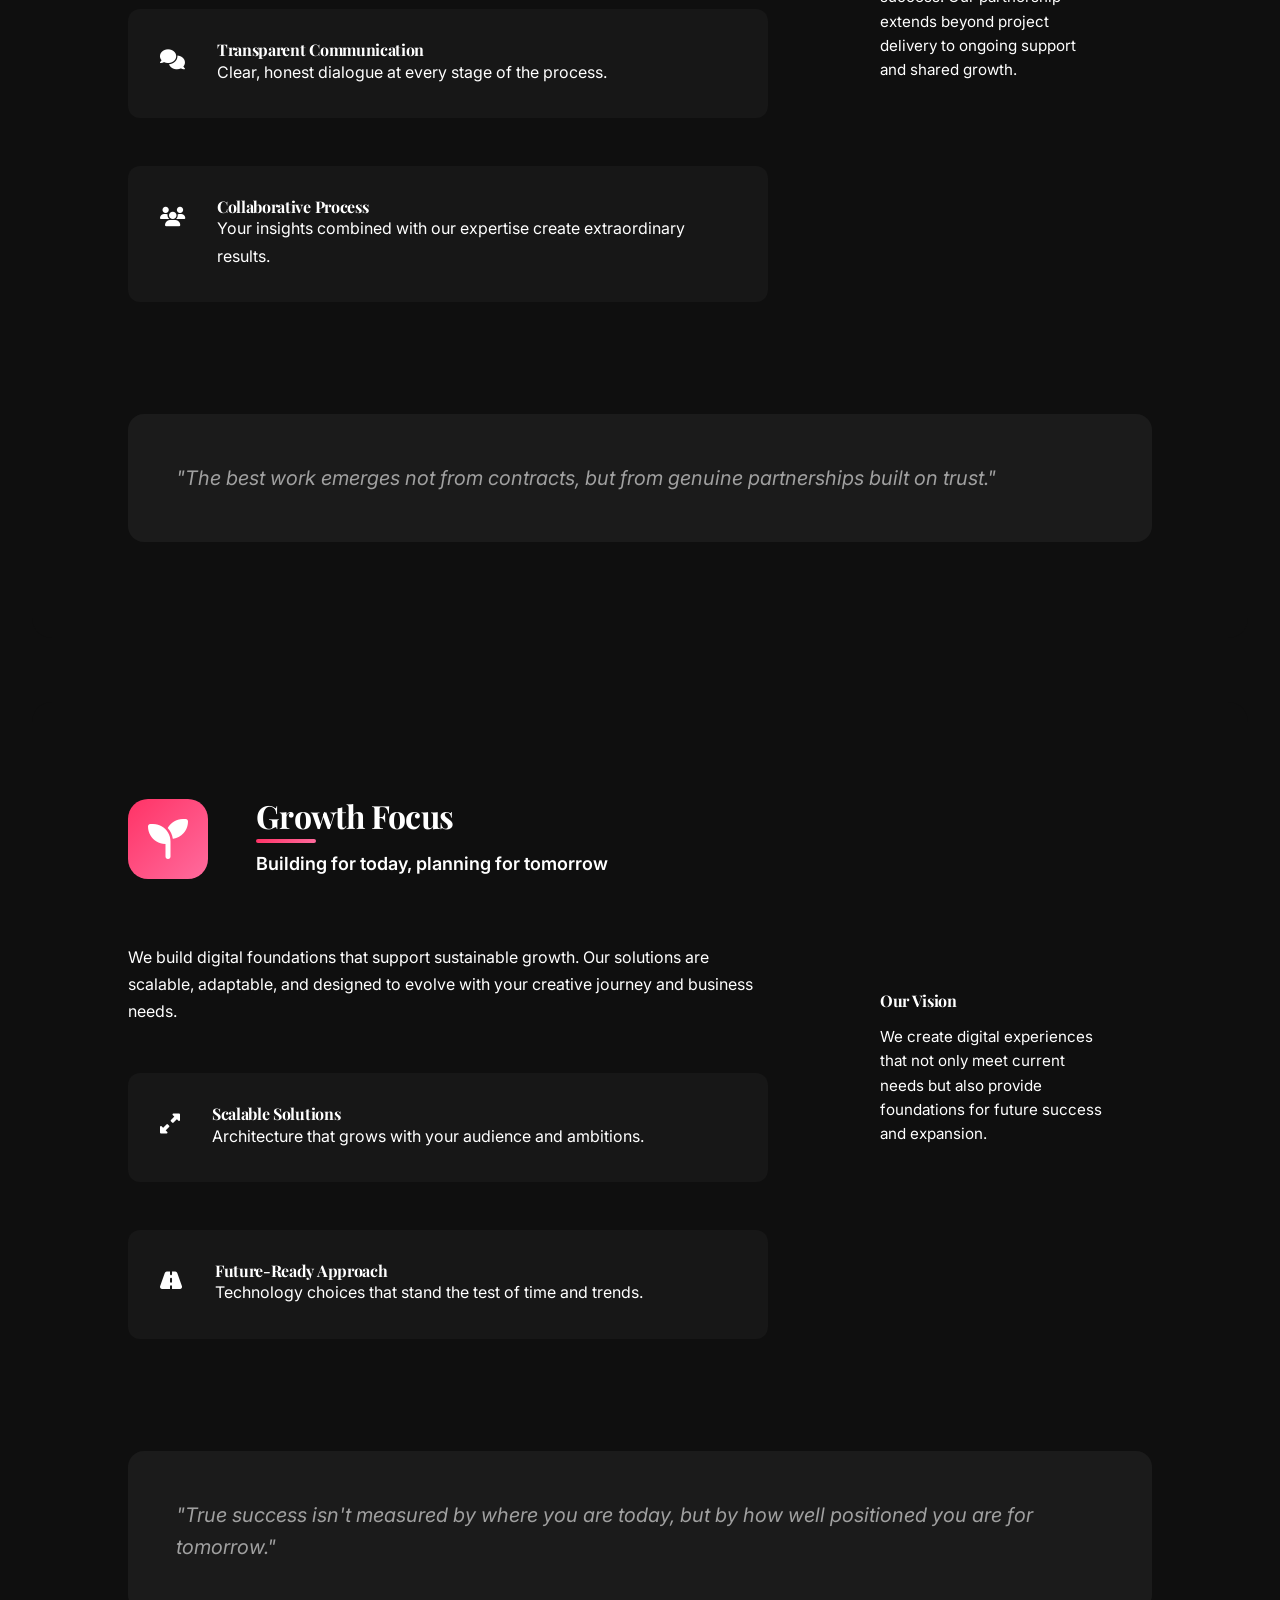
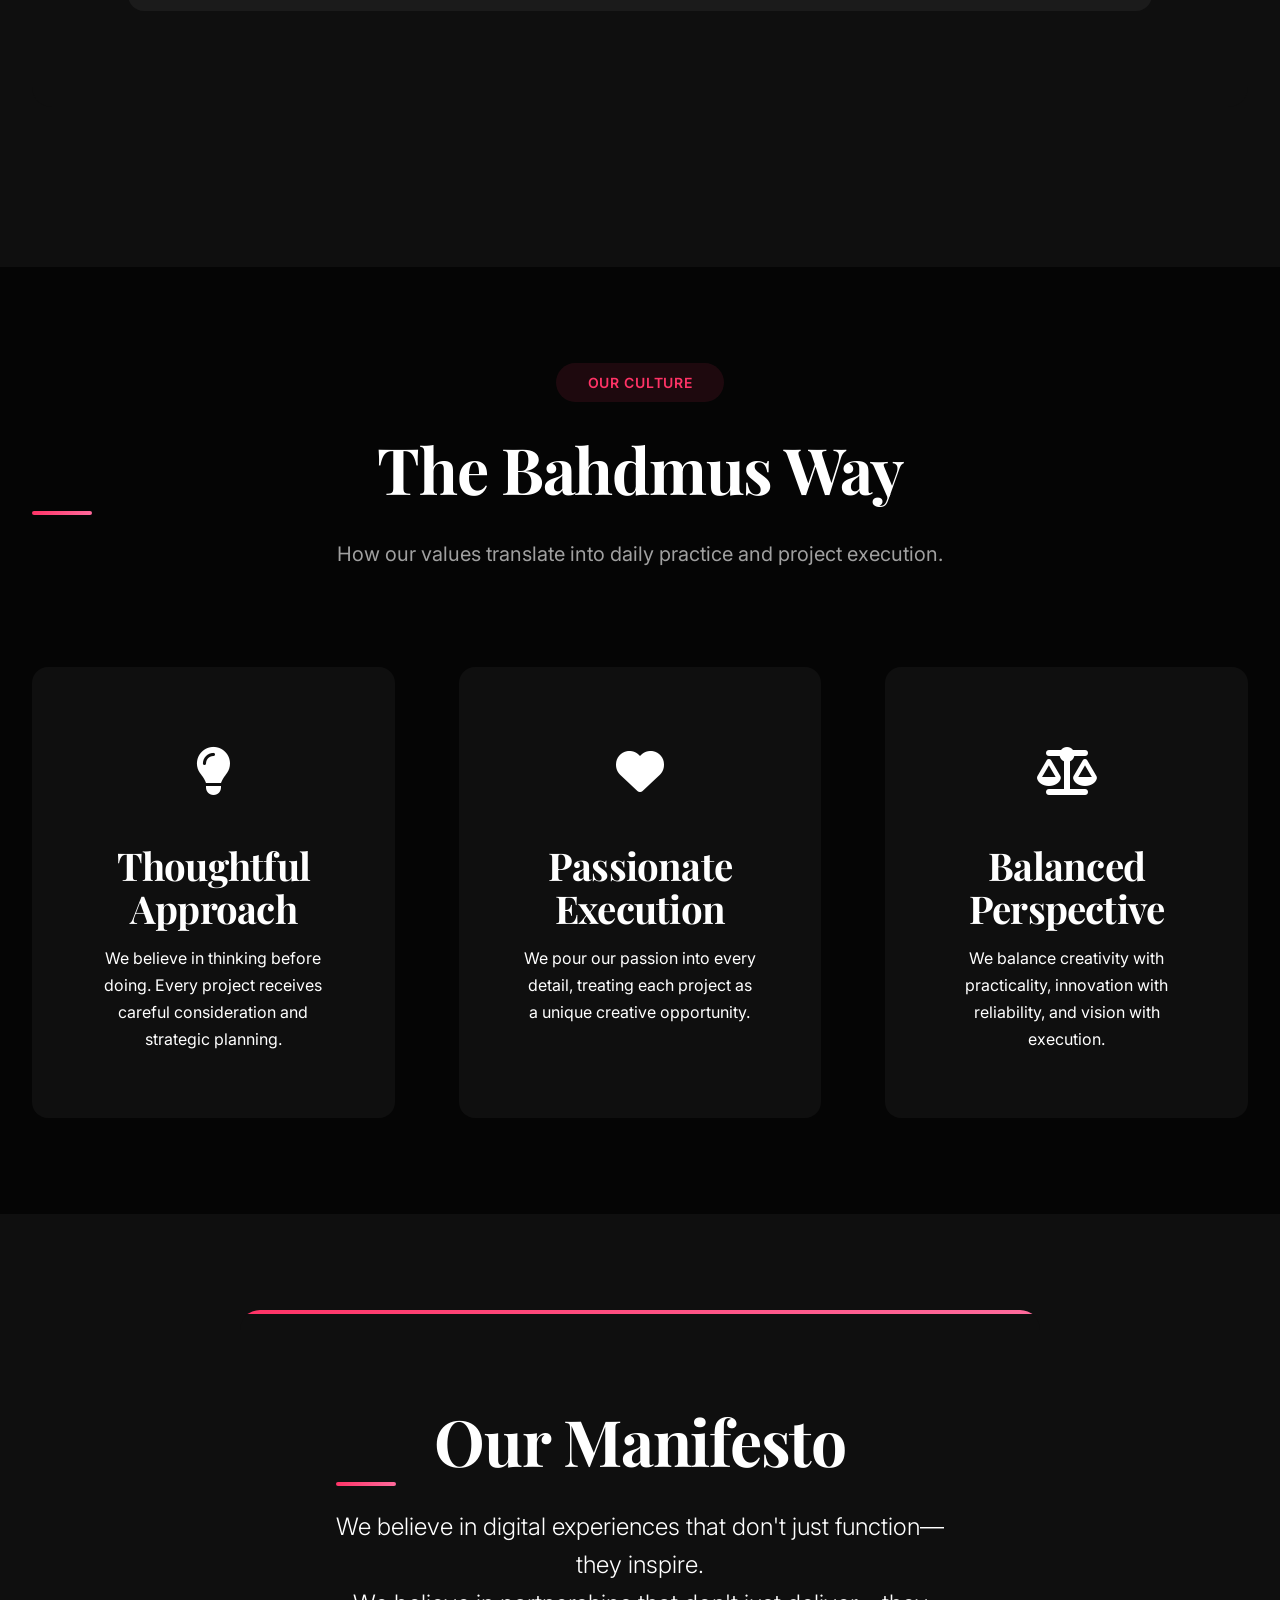
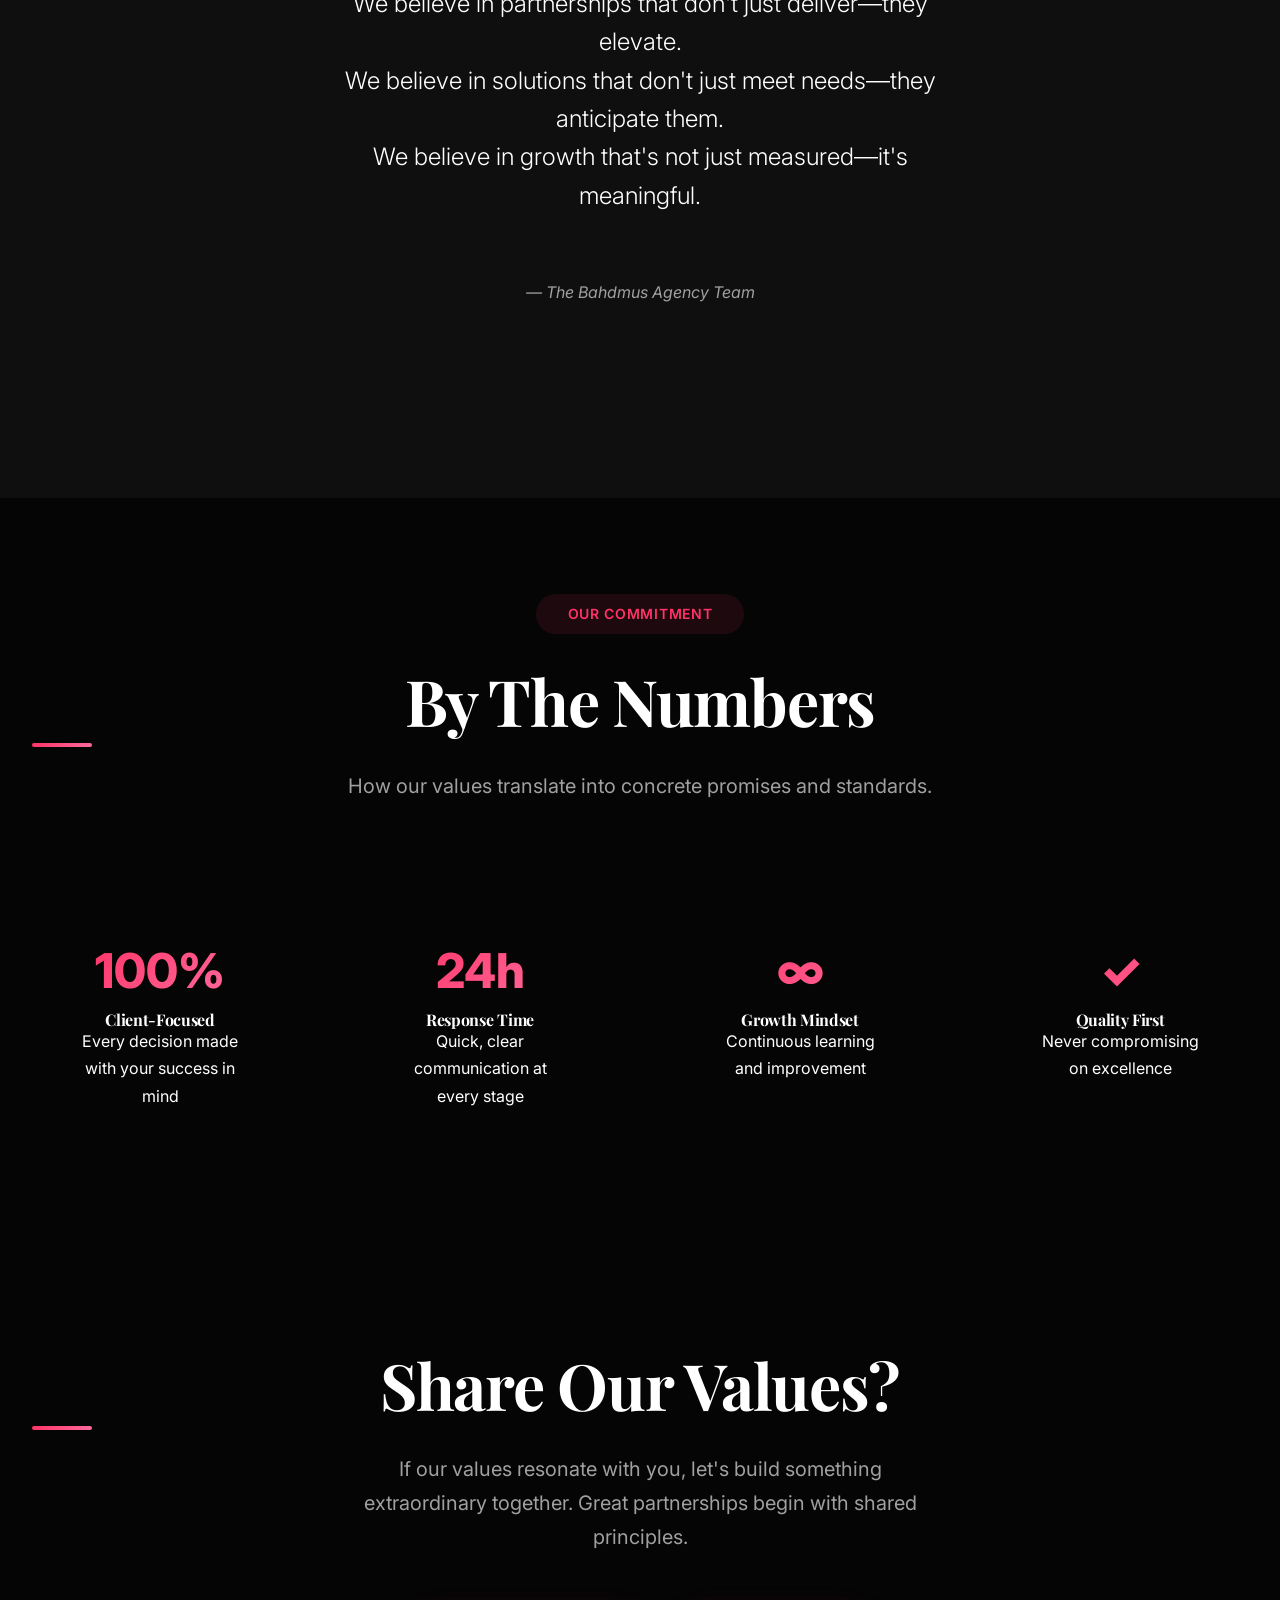
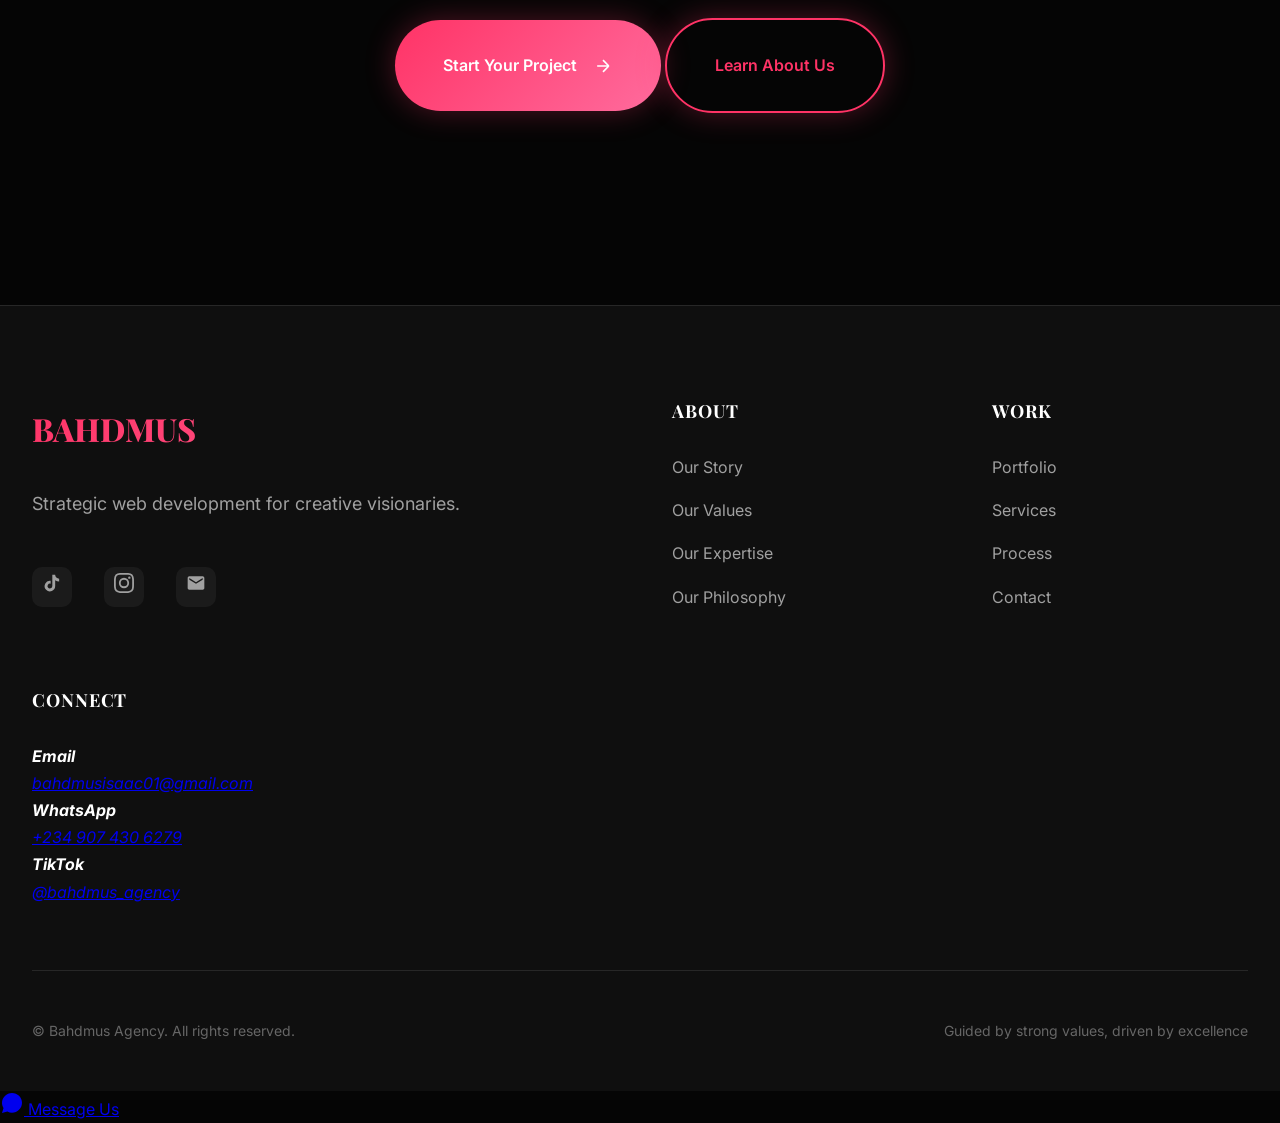
<file: values.html>
<!DOCTYPE html>
<html lang="en" class="dark-theme">
<head>
    <meta charset="UTF-8">
    <meta name="viewport" content="width=device-width, initial-scale=1.0">
    <title>Our Values | Bahdmus Agency</title>
    
    <!-- Meta Tags -->
    <meta name="description" content="Bahdmus Agency's core values: Strategic precision, creative excellence, authentic partnership, and growth-focused web development for creatives.">
    <meta name="keywords" content="web agency values, creative partnership, strategic development, excellence in web design, client-focused values">
    
    <!-- Fonts -->
    <link rel="preconnect" href="https://fonts.googleapis.com">
    <link rel="preconnect" href="https://fonts.gstatic.com" crossorigin>
    <link href="https://fonts.googleapis.com/css2?family=Inter:wght@300;400;500;600;700;800&family=Playfair+Display:wght@700;800;900&display=swap" rel="stylesheet">
    
    <!-- Styles -->
    <link rel="stylesheet" href="styles.css">
    
    <!-- Favicon -->
    <link rel="icon" href="assets/icons/favicon.svg" type="image/svg+xml">
    
    <!-- Font Awesome -->
    <link rel="stylesheet" href="https://cdnjs.cloudflare.com/ajax/libs/font-awesome/6.4.0/css/all.min.css">
    
    <style>
        /* Values Page Specific Styles */
        .values-hero {
            padding: 120px 0 80px;
            background: linear-gradient(135deg, 
                rgba(5, 5, 5, 0.95), 
                rgba(5, 5, 5, 0.85)
            );
            position: relative;
            overflow: hidden;
        }
        
        .values-hero::before {
            content: '';
            position: absolute;
            top: 0;
            left: 0;
            right: 0;
            bottom: 0;
            background: 
                radial-gradient(circle at 20% 30%, rgba(255, 51, 102, 0.15), transparent 50%),
                radial-gradient(circle at 80% 70%, rgba(0, 212, 255, 0.1), transparent 50%);
            z-index: 1;
        }
        
        .values-hero .container-lg {
            position: relative;
            z-index: 2;
        }
        
        .core-values {
            padding: var(--space-xxl) 0;
            background: var(--bg-surface);
        }
        
        .value-card-large {
            background: var(--bg-surface);
            border: 1px solid var(--border-color);
            border-radius: 20px;
            padding: var(--space-xxl);
            transition: all 0.3s ease;
            margin-bottom: var(--space-xl);
            position: relative;
            overflow: hidden;
        }
        
        .value-card-large::before {
            content: '';
            position: absolute;
            top: 0;
            left: 0;
            right: 0;
            height: 4px;
            background: var(--gradient-primary);
            transform: scaleX(0);
            transition: transform 0.5s ease;
        }
        
        .value-card-large:hover {
            transform: translateY(-10px);
            border-color: var(--primary-color);
            box-shadow: 0 20px 40px rgba(0, 0, 0, 0.2);
        }
        
        .value-card-large:hover::before {
            transform: scaleX(1);
        }
        
        .value-header {
            display: flex;
            align-items: center;
            gap: var(--space-lg);
            margin-bottom: var(--space-xl);
        }
        
        .value-icon-large {
            width: 80px;
            height: 80px;
            background: var(--gradient-primary);
            border-radius: 20px;
            display: flex;
            align-items: center;
            justify-content: center;
            font-size: 2.5rem;
            color: white;
            flex-shrink: 0;
        }
        
        .value-title {
            font-size: 2rem;
            font-family: 'Playfair Display', serif;
            color: var(--text-primary);
            margin-bottom: var(--space-sm);
        }
        
        .value-tagline {
            color: var(--primary-color);
            font-weight: 600;
            font-size: 1.125rem;
        }
        
        .value-content {
            display: grid;
            grid-template-columns: 2fr 1fr;
            gap: var(--space-xl);
        }
        
        .value-principles {
            margin-top: var(--space-lg);
        }
        
        .principle-item {
            display: flex;
            align-items: flex-start;
            gap: var(--space-md);
            margin-bottom: var(--space-lg);
            padding: var(--space-md);
            background: rgba(255, 255, 255, 0.03);
            border-radius: 12px;
            border-left: 3px solid var(--primary-color);
        }
        
        .principle-icon {
            color: var(--primary-color);
            font-size: 1.25rem;
            margin-top: 2px;
        }
        
        .value-quote {
            font-style: italic;
            font-size: 1.25rem;
            line-height: 1.6;
            color: var(--text-secondary);
            padding: var(--space-lg);
            background: rgba(255, 255, 255, 0.05);
            border-radius: 16px;
            border-left: 4px solid var(--primary-color);
            margin-top: var(--space-xl);
        }
        
        .culture-section {
            padding: var(--space-xxl) 0;
        }
        
        .culture-grid {
            display: grid;
            grid-template-columns: repeat(auto-fit, minmax(300px, 1fr));
            gap: var(--space-xl);
            margin-top: var(--space-xl);
        }
        
        .culture-card {
            background: var(--bg-surface);
            border: 1px solid var(--border-color);
            border-radius: 16px;
            padding: var(--space-xl);
            text-align: center;
            transition: all 0.3s ease;
        }
        
        .culture-card:hover {
            border-color: var(--primary-color);
            transform: translateY(-5px);
        }
        
        .culture-icon {
            font-size: 3rem;
            color: var(--primary-color);
            margin-bottom: var(--space-md);
        }
        
        .manifesto-section {
            background: var(--bg-surface);
            padding: var(--space-xxl) 0;
            text-align: center;
        }
        
        .manifesto-content {
            max-width: 800px;
            margin: 0 auto;
            background: var(--bg-surface);
            border: 1px solid var(--border-color);
            border-radius: 20px;
            padding: var(--space-xxl);
            position: relative;
            overflow: hidden;
        }
        
        .manifesto-content::before {
            content: '';
            position: absolute;
            top: 0;
            left: 0;
            right: 0;
            height: 4px;
            background: var(--gradient-primary);
        }
        
        .manifesto-text {
            font-size: 1.5rem;
            line-height: 1.6;
            color: var(--text-primary);
            margin-bottom: var(--space-xl);
            font-weight: 300;
        }
        
        .manifesto-author {
            color: var(--text-secondary);
            font-style: italic;
        }
        
        .commitment-section {
            padding: var(--space-xxl) 0;
        }
        
        .commitment-grid {
            display: grid;
            grid-template-columns: repeat(auto-fit, minmax(250px, 1fr));
            gap: var(--space-xl);
            margin-top: var(--space-xl);
        }
        
        .commitment-item {
            text-align: center;
            padding: var(--space-lg);
        }
        
        .commitment-number {
            font-size: 3rem;
            font-weight: 800;
            background: var(--gradient-primary);
            -webkit-background-clip: text;
            -webkit-text-fill-color: transparent;
            background-clip: text;
            line-height: 1;
            margin-bottom: var(--space-sm);
        }
        
        /* Responsive */
        @media (max-width: 992px) {
            .value-content {
                grid-template-columns: 1fr;
                gap: var(--space-lg);
            }
            
            .value-header {
                flex-direction: column;
                text-align: center;
                gap: var(--space-md);
            }
            
            .value-icon-large {
                width: 70px;
                height: 70px;
                font-size: 2rem;
            }
            
            .value-title {
                font-size: 1.75rem;
            }
        }
        
        @media (max-width: 768px) {
            .manifesto-content {
                padding: var(--space-xl);
            }
            
            .manifesto-text {
                font-size: 1.25rem;
            }
            
            .culture-grid {
                grid-template-columns: 1fr;
            }
        }
    </style>
</head>
<body>
    <!-- Navigation -->
    <nav class="premium-nav" id="mainNav">
        <div class="nav-container">
            <a href="index.html" class="brand-logo">BAHDMUS</a>
            <div class="nav-menu">
                <a href="index.html" class="nav-link">Home</a>
                <a href="portfolio.html" class="nav-link">Portfolio</a>
                <a href="services.html" class="nav-link">Services</a>
                <a href="process.html" class="nav-link">Process</a>
                <a href="about.html" class="nav-link">About</a>
                <a href="contact.html" class="nav-cta">Start Project</a>
            </div>
            <button class="mobile-menu-btn" aria-label="Toggle menu">
                <span></span>
                <span></span>
                <span></span>
            </button>
        </div>
    </nav>

    <!-- Hero Section -->
    <section class="values-hero">
        <div class="container-lg">
            <div class="section-header text-center">
                <span class="section-tag">Our Core</span>
                <h1>Our Values</h1>
                <p class="lead" style="max-width: 800px; margin: 0 auto;">
                    The principles that guide every project, partnership, and decision at Bahdmus Agency. 
                    We believe exceptional work begins with strong values and ends with extraordinary results.
                </p>
            </div>
        </div>
    </section>

    <!-- Core Values -->
    <section class="core-values">
        <div class="container-lg">
            <!-- Value 1: Strategic Precision -->
            <div class="value-card-large fade-in">
                <div class="value-header">
                    <div class="value-icon-large">
                        <i class="fas fa-bullseye"></i>
                    </div>
                    <div>
                        <h2 class="value-title">Strategic Precision</h2>
                        <div class="value-tagline">Purpose-driven development with measurable impact</div>
                    </div>
                </div>
                
                <div class="value-content">
                    <div>
                        <p>
                            Every project begins with strategic intent. We don't just build websites—we craft 
                            digital solutions with clear objectives, measurable outcomes, and purposeful design. 
                            Our approach combines analytical thinking with creative execution to deliver results 
                            that matter.
                        </p>
                        
                        <div class="value-principles">
                            <div class="principle-item">
                                <div class="principle-icon">
                                    <i class="fas fa-chart-line"></i>
                                </div>
                                <div>
                                    <h4>Goal-Oriented Approach</h4>
                                    <p>Every decision aligns with your specific business and creative objectives.</p>
                                </div>
                            </div>
                            
                            <div class="principle-item">
                                <div class="principle-icon">
                                    <i class="fas fa-search"></i>
                                </div>
                                <div>
                                    <h4>Data-Informed Decisions</h4>
                                    <p>Strategic choices backed by research, analytics, and industry insights.</p>
                                </div>
                            </div>
                        </div>
                    </div>
                    
                    <div>
                        <div style="background: rgba(var(--primary-rgb), 0.1); padding: var(--space-lg); border-radius: 12px;">
                            <h4 style="color: var(--primary-color); margin-bottom: var(--space-sm);">Our Commitment</h4>
                            <p style="font-size: 0.95rem; line-height: 1.6;">
                                We measure success not by completion, but by impact. Every project delivers 
                                tangible value that supports your growth and creative journey.
                            </p>
                        </div>
                    </div>
                </div>
                
                <div class="value-quote">
                    "Great design solves problems. Great strategy prevents them from arising in the first place."
                </div>
            </div>
            
            <!-- Value 2: Creative Excellence -->
            <div class="value-card-large fade-in">
                <div class="value-header">
                    <div class="value-icon-large">
                        <i class="fas fa-palette"></i>
                    </div>
                    <div>
                        <h2 class="value-title">Creative Excellence</h2>
                        <div class="value-tagline">Where artistry meets technical mastery</div>
                    </div>
                </div>
                
                <div class="value-content">
                    <div>
                        <p>
                            We believe that exceptional digital experiences require both artistic vision and 
                            technical precision. Our work celebrates creativity while maintaining the highest 
                            standards of craftsmanship, performance, and usability.
                        </p>
                        
                        <div class="value-principles">
                            <div class="principle-item">
                                <div class="principle-icon">
                                    <i class="fas fa-eye"></i>
                                </div>
                                <div>
                                    <h4>Artistic Integrity</h4>
                                    <p>Your creative vision preserved and amplified through technical excellence.</p>
                                </div>
                            </div>
                            
                            <div class="principle-item">
                                <div class="principle-icon">
                                    <i class="fas fa-cogs"></i>
                                </div>
                                <div>
                                    <h4>Technical Craftsmanship</h4>
                                    <p>Clean code, modern practices, and attention to every technical detail.</p>
                                </div>
                            </div>
                        </div>
                    </div>
                    
                    <div>
                        <div style="background: rgba(var(--primary-rgb), 0.1); padding: var(--space-lg); border-radius: 12px;">
                            <h4 style="color: var(--primary-color); margin-bottom: var(--space-sm);">Our Standard</h4>
                            <p style="font-size: 0.95rem; line-height: 1.6;">
                                We pursue excellence in every detail, from pixel-perfect design to optimized 
                                performance and accessible user experiences.
                            </p>
                        </div>
                    </div>
                </div>
                
                <div class="value-quote">
                    "Creativity without craft is inspiration wasted. Craft without creativity is skill unused."
                </div>
            </div>
            
            <!-- Value 3: Authentic Partnership -->
            <div class="value-card-large fade-in">
                <div class="value-header">
                    <div class="value-icon-large">
                        <i class="fas fa-handshake"></i>
                    </div>
                    <div>
                        <h2 class="value-title">Authentic Partnership</h2>
                        <div class="value-tagline">Collaboration built on trust and transparency</div>
                    </div>
                </div>
                
                <div class="value-content">
                    <div>
                        <p>
                            Your success is our success. We approach every project as true partners, working 
                            alongside you with open communication, mutual respect, and shared ownership of 
                            outcomes.
                        </p>
                        
                        <div class="value-principles">
                            <div class="principle-item">
                                <div class="principle-icon">
                                    <i class="fas fa-comments"></i>
                                </div>
                                <div>
                                    <h4>Transparent Communication</h4>
                                    <p>Clear, honest dialogue at every stage of the process.</p>
                                </div>
                            </div>
                            
                            <div class="principle-item">
                                <div class="principle-icon">
                                    <i class="fas fa-users"></i>
                                </div>
                                <div>
                                    <h4>Collaborative Process</h4>
                                    <p>Your insights combined with our expertise create extraordinary results.</p>
                                </div>
                            </div>
                        </div>
                    </div>
                    
                    <div>
                        <div style="background: rgba(var(--primary-rgb), 0.1); padding: var(--space-lg); border-radius: 12px;">
                            <h4 style="color: var(--primary-color); margin-bottom: var(--space-sm);">Our Promise</h4>
                            <p style="font-size: 0.95rem; line-height: 1.6;">
                                We're invested in your success. Our partnership extends beyond project delivery 
                                to ongoing support and shared growth.
                            </p>
                        </div>
                    </div>
                </div>
                
                <div class="value-quote">
                    "The best work emerges not from contracts, but from genuine partnerships built on trust."
                </div>
            </div>
            
            <!-- Value 4: Growth Focus -->
            <div class="value-card-large fade-in">
                <div class="value-header">
                    <div class="value-icon-large">
                        <i class="fas fa-seedling"></i>
                    </div>
                    <div>
                        <h2 class="value-title">Growth Focus</h2>
                        <div class="value-tagline">Building for today, planning for tomorrow</div>
                    </div>
                </div>
                
                <div class="value-content">
                    <div>
                        <p>
                            We build digital foundations that support sustainable growth. Our solutions are 
                            scalable, adaptable, and designed to evolve with your creative journey and 
                            business needs.
                        </p>
                        
                        <div class="value-principles">
                            <div class="principle-item">
                                <div class="principle-icon">
                                    <i class="fas fa-expand-alt"></i>
                                </div>
                                <div>
                                    <h4>Scalable Solutions</h4>
                                    <p>Architecture that grows with your audience and ambitions.</p>
                                </div>
                            </div>
                            
                            <div class="principle-item">
                                <div class="principle-icon">
                                    <i class="fas fa-road"></i>
                                </div>
                                <div>
                                    <h4>Future-Ready Approach</h4>
                                    <p>Technology choices that stand the test of time and trends.</p>
                                </div>
                            </div>
                        </div>
                    </div>
                    
                    <div>
                        <div style="background: rgba(var(--primary-rgb), 0.1); padding: var(--space-lg); border-radius: 12px;">
                            <h4 style="color: var(--primary-color); margin-bottom: var(--space-sm);">Our Vision</h4>
                            <p style="font-size: 0.95rem; line-height: 1.6;">
                                We create digital experiences that not only meet current needs but also 
                                provide foundations for future success and expansion.
                            </p>
                        </div>
                    </div>
                </div>
                
                <div class="value-quote">
                    "True success isn't measured by where you are today, but by how well positioned you are for tomorrow."
                </div>
            </div>
        </div>
    </section>

    <!-- Culture & Approach -->
    <section class="culture-section">
        <div class="container-lg">
            <div class="section-header text-center">
                <span class="section-tag">Our Culture</span>
                <h2>The Bahdmus Way</h2>
                <p class="lead">
                    How our values translate into daily practice and project execution.
                </p>
            </div>
            
            <div class="culture-grid">
                <div class="culture-card">
                    <div class="culture-icon">
                        <i class="fas fa-lightbulb"></i>
                    </div>
                    <h3>Thoughtful Approach</h3>
                    <p>We believe in thinking before doing. Every project receives careful consideration and strategic planning.</p>
                </div>
                
                <div class="culture-card">
                    <div class="culture-icon">
                        <i class="fas fa-heart"></i>
                    </div>
                    <h3>Passionate Execution</h3>
                    <p>We pour our passion into every detail, treating each project as a unique creative opportunity.</p>
                </div>
                
                <div class="culture-card">
                    <div class="culture-icon">
                        <i class="fas fa-balance-scale"></i>
                    </div>
                    <h3>Balanced Perspective</h3>
                    <p>We balance creativity with practicality, innovation with reliability, and vision with execution.</p>
                </div>
            </div>
        </div>
    </section>

    <!-- Our Manifesto -->
    <section class="manifesto-section">
        <div class="container-lg">
            <div class="manifesto-content">
                <h2>Our Manifesto</h2>
                <div class="manifesto-text">
                    We believe in digital experiences that don't just function—they inspire.<br>
                    We believe in partnerships that don't just deliver—they elevate.<br>
                    We believe in solutions that don't just meet needs—they anticipate them.<br>
                    We believe in growth that's not just measured—it's meaningful.
                </div>
                <div class="manifesto-author">— The Bahdmus Agency Team</div>
            </div>
        </div>
    </section>

    <!-- Our Commitment -->
    <section class="commitment-section">
        <div class="container-lg">
            <div class="section-header text-center">
                <span class="section-tag">Our Commitment</span>
                <h2>By The Numbers</h2>
                <p class="lead">
                    How our values translate into concrete promises and standards.
                </p>
            </div>
            
            <div class="commitment-grid">
                <div class="commitment-item">
                    <div class="commitment-number">100%</div>
                    <h4>Client-Focused</h4>
                    <p>Every decision made with your success in mind</p>
                </div>
                
                <div class="commitment-item">
                    <div class="commitment-number">24h</div>
                    <h4>Response Time</h4>
                    <p>Quick, clear communication at every stage</p>
                </div>
                
                <div class="commitment-item">
                    <div class="commitment-number">∞</div>
                    <h4>Growth Mindset</h4>
                    <p>Continuous learning and improvement</p>
                </div>
                
                <div class="commitment-item">
                    <div class="commitment-number">✓</div>
                    <h4>Quality First</h4>
                    <p>Never compromising on excellence</p>
                </div>
            </div>
        </div>
    </section>

    <!-- CTA -->
    <section class="section-padding" style="background: linear-gradient(135deg, rgba(var(--primary-rgb), 0.1), rgba(var(--secondary-rgb), 0.05));">
        <div class="container-lg">
            <div class="section-header text-center">
                <h2>Share Our Values?</h2>
                <p class="lead" style="max-width: 600px; margin: 0 auto;">
                    If our values resonate with you, let's build something extraordinary together. 
                    Great partnerships begin with shared principles.
                </p>
                
                <div class="hero-buttons" style="margin-top: var(--space-xl); justify-content: center;">
                    <a href="contact.html" class="premium-btn">
                        <span>Start Your Project</span>
                        <svg width="20" height="20" viewBox="0 0 24 24" fill="none">
                            <path d="M5 12H19M19 12L12 5M19 12L12 19" stroke="currentColor" stroke-width="2"/>
                        </svg>
                    </a>
                    <a href="about.html" class="premium-btn btn-outline">Learn About Us</a>
                </div>
            </div>
        </div>
    </section>

    <!-- Footer -->
    <footer class="premium-footer">
        <div class="container-lg">
            <div class="footer-grid">
                <div class="footer-brand">
                    <div class="footer-logo">BAHDMUS</div>
                    <p class="footer-tagline">
                        Strategic web development for creative visionaries.
                    </p>
                    <div class="footer-social">
                        <a href="https://tiktok.com/@bahdmus_agency" target="_blank" aria-label="TikTok">
                            <span class="social-icon">
                                <svg width="20" height="20" viewBox="0 0 24 24" fill="currentColor">
                                    <path d="M19.589 6.686a4.793 4.793 0 0 1-3.77-4.245V2h-3.445v13.672a2.896 2.896 0 0 1-5.201 1.743l-.002-.001.002.001a2.895 2.895 0 0 1 3.183-4.51v-3.5a6.329 6.329 0 0 0-5.394 10.692 6.33 6.33 0 0 0 10.857-4.424V8.687a8.182 8.182 0 0 0 4.773 1.526V6.79a4.831 4.831 0 0 1-1.003-.104z"/>
                                </svg>
                            </span>
                        </a>
                        <a href="https://instagram.com/bahdmus_agency" target="_blank" aria-label="Instagram">
                            <span class="social-icon">
                                <svg width="20" height="20" viewBox="0 0 24 24" fill="currentColor">
                                    <path d="M12 2.163c3.204 0 3.584.012 4.85.07 3.252.148 4.771 1.691 4.919 4.919.058 1.265.069 1.645.069 4.849 0 3.205-.012 3.584-.069 4.849-.149 3.225-1.664 4.771-4.919 4.919-1.266.058-1.644.07-4.85.07-3.204 0-3.584-.012-4.849-.07-3.26-.149-4.771-1.699-4.919-4.92-.058-1.265-.07-1.644-.07-4.849 0-3.204.013-3.583.07-4.849.149-3.227 1.664-4.771 4.919-4.919 1.266-.057 1.645-.069 4.849-.069zM12 0C8.741 0 8.333.014 7.053.072 2.695.272.273 2.69.073 7.052.014 8.333 0 8.741 0 12c0 3.259.014 3.668.072 4.948.2 4.358 2.618 6.78 6.98 6.98C8.333 23.986 8.741 24 12 24c3.259 0 3.668-.014 4.948-.072 4.354-.2 6.782-2.618 6.979-6.98.059-1.28.073-1.689.073-4.948 0-3.259-.014-3.667-.072-4.947-.196-4.354-2.617-6.78-6.979-6.98C15.668.014 15.259 0 12 0zm0 5.838a6.162 6.162 0 1 0 0 12.324 6.162 6.162 0 0 0 0-12.324zM12 16a4 4 0 1 1 0-8 4 4 0 0 1 0 8zm6.406-11.845a1.44 1.44 0 1 0 0 2.881 1.44 1.44 0 0 0 0-2.881z"/>
                                </svg>
                            </span>
                        </a>
                        <a href="mailto:bahdmusisaac01@gmail.com" aria-label="Email">
                            <span class="social-icon">
                                <svg width="20" height="20" viewBox="0 0 24 24" fill="currentColor">
                                    <path d="M20 4H4c-1.1 0-1.99.9-1.99 2L2 18c0 1.1.9 2 2 2h16c1.1 0 2-.9 2-2V6c0-1.1-.9-2-2-2zm0 4l-8 5-8-5V6l8 5 8-5v2z"/>
                                </svg>
                            </span>
                        </a>
                    </div>
                </div>
                
                <div>
                    <h4 class="footer-heading">About</h4>
                    <ul class="footer-links">
                        <li><a href="about.html">Our Story</a></li>
                        <li><a href="values.html">Our Values</a></li>
                        <li><a href="expertise.html">Our Expertise</a></li>
                        <li><a href="philosophy.html">Our Philosophy</a></li>
                    </ul>
                </div>
                
                <div>
                    <h4 class="footer-heading">Work</h4>
                    <ul class="footer-links">
                        <li><a href="portfolio.html">Portfolio</a></li>
                        <li><a href="services.html">Services</a></li>
                        <li><a href="process.html">Process</a></li>
                        <li><a href="contact.html">Contact</a></li>
                    </ul>
                </div>
                
                <div>
                    <h4 class="footer-heading">Connect</h4>
                    <address class="footer-contact">
                        <p>
                            <strong>Email</strong><br>
                            <a href="mailto:bahdmusisaac01@gmail.com">bahdmusisaac01@gmail.com</a>
                        </p>
                        <p>
                            <strong>WhatsApp</strong><br>
                            <a href="https://wa.me/2349074306279" target="_blank">+234 907 430 6279</a>
                        </p>
                        <p>
                            <strong>TikTok</strong><br>
                            <a href="https://tiktok.com/@bahdmus_agency" target="_blank">@bahdmus_agency</a>
                        </p>
                    </address>
                </div>
            </div>
            
            <div class="footer-bottom">
                <p>&copy; <span id="currentYear"></span> Bahdmus Agency. All rights reserved.</p>
                <p>Guided by strong values, driven by excellence</p>
            </div>
        </div>
    </footer>

    <!-- WhatsApp Float -->
    <a href="https://wa.me/2349074306279?text=Hi%20Bahdmus%20Agency!%20I%20appreciate%20your%20values%20and%20would%20like%20to%20discuss%20a%20project." 
       class="whatsapp-float" 
       target="_blank"
       aria-label="Chat on WhatsApp">
        <svg width="24" height="24" viewBox="0 0 24 24" fill="none">
            <path d="M12 2C6.48 2 2 6.48 2 12C2 13.81 2.54 15.5 3.5 16.92L2 22L7.37 20.5C8.75 21.33 10.33 21.8 12 21.8C17.52 21.8 22 17.32 22 11.8C22 6.28 17.52 2 12 2Z" 
                  fill="currentColor"/>
        </svg>
        <span class="whatsapp-text">Message Us</span>
    </a>

    <!-- Scripts -->
    <script src="script.js"></script>
    <script>
        // Values Page Scripts
        document.addEventListener('DOMContentLoaded', function() {
            // Update year
            document.getElementById('currentYear').textContent = new Date().getFullYear();
            
            // Nav scroll effect
            window.addEventListener('scroll', function() {
                const nav = document.getElementById('mainNav');
                if (window.scrollY > 50) {
                    nav.classList.add('nav-scrolled');
                } else {
                    nav.classList.remove('nav-scrolled');
                }
            });
            
            // Animate value cards on scroll
            const valueCards = document.querySelectorAll('.value-card-large');
            
            const observer = new IntersectionObserver((entries) => {
                entries.forEach((entry, index) => {
                    if (entry.isIntersecting) {
                        setTimeout(() => {
                            entry.target.classList.add('fade-in');
                        }, index * 200);
                    }
                });
            }, { threshold: 0.1 });
            
            valueCards.forEach(card => observer.observe(card));
        });
    </script>
</body>
</html>
</file>
<file: styles.css>
/* ===== BAHDMUS AGENCY PREMIUM THEME ===== */
:root {
    /* Color System */
    --bg-deep: #050505;
    --bg-surface: #0f0f0f;
    --bg-card: #151515;
    --bg-hover: #1a1a1a;
    
    --text-primary: #ffffff;
    --text-secondary: #a0a0a0;
    --text-tertiary: #666666;
    
    --accent-primary: #ff3366;
    --accent-secondary: #00d4ff;
    --accent-tertiary: #9d4edd;
    --success: #25D366;
    
    /* Gradients */
    --gradient-primary: linear-gradient(135deg, #ff3366 0%, #ff6b9d 100%);
    --gradient-secondary: linear-gradient(135deg, #00d4ff 0%, #9d4edd 100%);
    --gradient-dark: linear-gradient(135deg, #0f0f0f 0%, #050505 100%);
    
    /* Typography */
    --font-primary: 'Inter', -apple-system, BlinkMacSystemFont, sans-serif;
    --font-secondary: 'Playfair Display', 'Times New Roman', serif;
    --font-mono: 'SF Mono', 'Courier New', monospace;
    
    /* Spacing System */
    --space-xxs: 0.25rem;
    --space-xs: 0.5rem;
    --space-sm: 1rem;
    --space-md: 2rem;
    --space-lg: 3rem;
    --space-xl: 4rem;
    --space-xxl: 6rem;
    
    /* Effects */
    --shadow-sm: 0 2px 8px rgba(0, 0, 0, 0.3);
    --shadow-md: 0 4px 20px rgba(0, 0, 0, 0.4);
    --shadow-lg: 0 8px 40px rgba(0, 0, 0, 0.5);
    --glow-primary: 0 0 30px rgba(255, 51, 102, 0.3);
    --glow-secondary: 0 0 30px rgba(0, 212, 255, 0.3);
    
    /* Borders */
    --border-light: 1px solid rgba(255, 255, 255, 0.1);
    --border-medium: 1px solid rgba(255, 255, 255, 0.2);
    --radius-sm: 8px;
    --radius-md: 16px;
    --radius-lg: 24px;
    --radius-xl: 32px;
    --radius-full: 999px;
    
    /* Transitions */
    --transition-smooth: all 0.4s cubic-bezier(0.4, 0, 0.2, 1);
    --transition-bounce: all 0.6s cubic-bezier(0.68, -0.55, 0.265, 1.55);
}

/* ===== PREMIUM BASE STYLES ===== */
* {
    margin: 0;
    padding: 0;
    box-sizing: border-box;
}

html {
    scroll-behavior: smooth;
    font-size: 16px;
}

body {
    font-family: var(--font-primary);
    background: var(--bg-deep);
    color: var(--text-primary);
    line-height: 1.7;
    overflow-x: hidden;
    -webkit-font-smoothing: antialiased;
    -moz-osx-font-smoothing: grayscale;
}

::selection {
    background: var(--accent-primary);
    color: white;
}

/* ===== PREMIUM TYPOGRAPHY ===== */
h1, h2, h3, h4, h5, h6 {
    font-family: var(--font-secondary);
    font-weight: 700;
    line-height: 1.1;
    letter-spacing: -0.02em;
}

h1 {
    font-size: clamp(3rem, 6vw, 5rem);
    background: var(--gradient-primary);
    -webkit-background-clip: text;
    -webkit-text-fill-color: transparent;
    background-clip: text;
    margin-bottom: var(--space-md);
}

h2 {
    font-size: clamp(2.5rem, 5vw, 4rem);
    margin-bottom: var(--space-md);
    position: relative;
}

h2::after {
    content: '';
    position: absolute;
    bottom: -10px;
    left: 0;
    width: 60px;
    height: 4px;
    background: var(--gradient-primary);
    border-radius: var(--radius-full);
}

h3 {
    font-size: clamp(1.5rem, 3vw, 2.5rem);
    margin-bottom: var(--space-sm);
}

.lead {
    font-size: 1.25rem;
    color: var(--text-secondary);
    max-width: 800px;
    margin: 0 auto var(--space-lg);
}

/* ===== PREMIUM NAVIGATION ===== */
.premium-nav {
    position: fixed;
    top: 0;
    left: 0;
    width: 100%;
    z-index: 1000;
    background: rgba(5, 5, 5, 0.9);
    backdrop-filter: blur(20px);
    -webkit-backdrop-filter: blur(20px);
    border-bottom: var(--border-light);
    padding: var(--space-sm) 0;
    transition: var(--transition-smooth);
}

.nav-scrolled {
    padding: var(--space-xs) 0;
    box-shadow: var(--shadow-md);
}

.nav-container {
    max-width: 1400px;
    margin: 0 auto;
    padding: 0 var(--space-md);
    display: flex;
    justify-content: space-between;
    align-items: center;
}

.brand-logo {
    font-family: var(--font-secondary);
    font-size: 1.75rem;
    font-weight: 800;
    background: var(--gradient-primary);
    -webkit-background-clip: text;
    -webkit-text-fill-color: transparent;
    background-clip: text;
    text-decoration: none;
    display: flex;
    align-items: center;
    gap: var(--space-xs);
}

.brand-logo::before {
    content: '▸';
    font-size: 1.2rem;
}

.nav-menu {
    display: flex;
    gap: var(--space-lg);
    list-style: none;
    align-items: center;
}

.nav-link {
    color: var(--text-secondary);
    text-decoration: none;
    font-weight: 500;
    font-size: 0.95rem;
    text-transform: uppercase;
    letter-spacing: 0.05em;
    padding: var(--space-xs) var(--space-sm);
    border-radius: var(--radius-full);
    transition: var(--transition-smooth);
    position: relative;
}

.nav-link::after {
    content: '';
    position: absolute;
    bottom: 0;
    left: 50%;
    transform: translateX(-50%) scaleX(0);
    width: 4px;
    height: 4px;
    background: var(--accent-primary);
    border-radius: 50%;
    transition: var(--transition-smooth);
}

.nav-link:hover {
    color: var(--text-primary);
    background: rgba(255, 255, 255, 0.05);
}

.nav-link:hover::after {
    transform: translateX(-50%) scaleX(1);
}

.nav-link.active {
    color: var(--accent-primary);
    background: rgba(255, 51, 102, 0.1);
}/* Testimonial Card */
.testimonial-card {
    background: var(--bg-surface);
    border: 1px solid var(--border-color);
    border-radius: 20px;
    padding: var(--space-xxl);
    text-align: center;
    max-width: 600px;
    margin: 0 auto;
    position: relative;
    overflow: hidden;
}

/* Client Avatar */
.client-avatar {
    width: 80px;
    height: 80px;
    margin: 0 auto var(--space-lg);
    position: relative;
}

.client-img {
    width: 100%;
    height: 100%;
    object-fit: cover;
    border-radius: 50%;
    border: 3px solid var(--primary-color);
    box-shadow: 0 8px 24px rgba(0, 0, 0, 0.15);
    transition: all 0.3s ease;
}

.testimonial-card:hover .client-img {
    transform: scale(1.05);
    box-shadow: 0 12px 32px rgba(0, 0, 0, 0.25);
}

/* Avatar with decorative ring */
.client-avatar::before {
    content: '';
    position: absolute;
    top: -5px;
    left: -5px;
    right: -5px;
    bottom: -5px;
    border-radius: 50%;
    border: 2px dashed var(--primary-color);
    opacity: 0.3;
    animation: spin 20s linear infinite;
}

@keyframes spin {
    0% { transform: rotate(0deg); }
    100% { transform: rotate(360deg); }
}

/* Testimonial Text */
.testimonial-text {
    font-size: 1.125rem;
    line-height: 1.6;
    color: var(--text-primary);
    margin-bottom: var(--space-lg);
    font-style: italic;
    position: relative;
    padding: 0 var(--space-md);
}

.testimonial-text::before,
.testimonial-text::after {
    content: '"';
    font-size: 3rem;
    color: var(--primary-color);
    opacity: 0.2;
    position: absolute;
    font-family: serif;
    line-height: 1;
}

.testimonial-text::before {
    top: -10px;
    left: 0;
}

.testimonial-text::after {
    bottom: -30px;
    right: 0;
}

/* Client Info */
.client-info {
    margin-top: var(--space-lg);
}

.client-name {
    font-size: 1.125rem;
    font-weight: 700;
    color: var(--text-primary);
    margin-bottom: var(--space-xs);
}

.client-role {
    font-size: 0.875rem;
    color: var(--text-secondary);
    text-transform: uppercase;
    letter-spacing: 1px;
    font-weight: 500;
}

/* Responsive */
@media (max-width: 768px) {
    .testimonial-card {
        padding: var(--space-xl) var(--space-lg);
    }
    
    .client-avatar {
        width: 70px;
        height: 70px;
    }
    
    .testimonial-text {
        font-size: 1rem;
        padding: 0;
    }
}
.nav-cta {
    background: var(--gradient-primary);
    color: white;
    padding: var(--space-sm) var(--space-lg);
    border-radius: var(--radius-full);
    font-weight: 600;
    text-decoration: none;
    transition: var(--transition-smooth);
    box-shadow: var(--glow-primary);
}

.nav-cta:hover {
    transform: translateY(-2px);
    box-shadow: var(--glow-primary), 0 10px 30px rgba(255, 51, 102, 0.3);
}

/* ===== PREMIUM HERO SECTION ===== */
.premium-hero {
    min-height: 100vh;
    display: flex;
    align-items: center;
    position: relative;
    overflow: hidden;
    padding-top: 100px;
}

.hero-background {
    position: absolute;
    top: 0;
    left: 0;
    right: 0;
    bottom: 0;
    background: 
        radial-gradient(circle at 20% 30%, rgba(255, 51, 102, 0.15) 0%, transparent 50%),
        radial-gradient(circle at 80% 70%, rgba(0, 212, 255, 0.1) 0%, transparent 50%),
        var(--bg-deep);
    z-index: -2;
}

.hero-grid {
    display: grid;
    grid-template-columns: 1fr 1fr;
    gap: var(--space-xxl);
    align-items: center;
    max-width: 1400px;
    margin: 0 auto;
    padding: 0 var(--space-md);
}

.hero-content {
    position: relative;
}

.hero-subtitle {
    font-size: 1.25rem;
    color: var(--text-secondary);
    margin-bottom: var(--space-xl);
    max-width: 500px;
}

.hero-features {
    display: flex;
    gap: var(--space-lg);
    margin-top: var(--space-xl);
}

.hero-feature {
    display: flex;
    align-items: center;
    gap: var(--space-sm);
}

.feature-icon {
    width: 24px;
    height: 24px;
    background: var(--gradient-primary);
    border-radius: var(--radius-full);
    display: flex;
    align-items: center;
    justify-content: center;
    font-size: 0.75rem;
    color: white;
}

.hero-visual {
    position: relative;
    height: 500px;
}

.floating-card {
    position: absolute;
    background: var(--bg-card);
    border: var(--border-light);
    border-radius: var(--radius-lg);
    padding: var(--space-md);
    box-shadow: var(--shadow-lg);
    backdrop-filter: blur(10px);
    transition: var(--transition-smooth);
}

.card-1 {
    top: 0;
    left: 0;
    width: 70%;
    z-index: 2;
    animation: float 6s ease-in-out infinite;
}

.card-2 {
    top: 20%;
    right: 0;
    width: 60%;
    z-index: 1;
    animation: float 6s ease-in-out infinite 1s;
}

.card-3 {
    bottom: 10%;
    left: 15%;
    width: 50%;
    z-index: 3;
    animation: float 6s ease-in-out infinite 2s;
}

@keyframes float {
    0%, 100% { transform: translateY(0); }
    50% { transform: translateY(-20px); }
}

/* ===== PREMIUM SECTION STYLES ===== */
.section-padding {
    padding: var(--space-xxl) 0;
}

.container-lg {
    max-width: 1400px;
    margin: 0 auto;
    padding: 0 var(--space-md);
}.cookie-banner {
    display: none;
}

.section-header {
    text-align: center;
    margin-bottom: var(--space-xxl);
}

.section-tag {
    display: inline-block;
    background: rgba(255, 51, 102, 0.1);
    color: var(--accent-primary);
    padding: var(--space-xs) var(--space-md);
    border-radius: var(--radius-full);
    font-size: 0.875rem;
    font-weight: 600;
    letter-spacing: 0.05em;
    text-transform: uppercase;
    margin-bottom: var(--space-md);
}

/* ===== PREMIUM PROJECT GRID ===== */
.premium-grid {
    display: grid;
    grid-template-columns: repeat(auto-fit, minmax(350px, 1fr));
    gap: var(--space-lg);
    margin: var(--space-xl) 0;
}

.premium-project-card {
    background: var(--bg-card);
    border-radius: var(--radius-lg);
    overflow: hidden;
    border: var(--border-light);
    transition: var(--transition-smooth);
    position: relative;
}

.premium-project-card::before {
    content: '';
    position: absolute;
    top: 0;
    left: 0;
    right: 0;
    height: 4px;
    background: var(--gradient-primary);
    transform: scaleX(0);
    transition: var(--transition-smooth);
}

.premium-project-card:hover {
    transform: translateY(-10px);
    border-color: rgba(255, 51, 102, 0.3);
    box-shadow: var(--shadow-lg), var(--glow-primary);
}

.premium-project-card:hover::before {
    transform: scaleX(1);
}

.project-image-wrapper {
    height: 250px;
    overflow: hidden;
    position: relative;
}

.project-image {
    width: 100%;
    height: 100%;
    object-fit: cover;
    transition: var(--transition-smooth);
}

.premium-project-card:hover .project-image {
    transform: scale(1.05);
}

.project-overlay {
    position: absolute;
    top: 0;
    left: 0;
    right: 0;
    bottom: 0;
    background: linear-gradient(to bottom, transparent, rgba(5, 5, 5, 0.9));
    display: flex;
    align-items: flex-end;
    padding: var(--space-md);
    opacity: 0;
    transition: var(--transition-smooth);
}

.premium-project-card:hover .project-overlay {
    opacity: 1;
}

.project-content {
    padding: var(--space-lg);
}

.project-meta {
    display: flex;
    justify-content: space-between;
    align-items: center;
    margin-bottom: var(--space-md);
}

.project-category {
    color: var(--accent-primary);
    font-size: 0.875rem;
    font-weight: 600;
    text-transform: uppercase;
    letter-spacing: 0.05em;
}

.project-year {
    color: var(--text-tertiary);
    font-size: 0.875rem;
}

.project-title {
    font-size: 1.5rem;
    margin-bottom: var(--space-sm);
}

.project-description {
    color: var(--text-secondary);
    font-size: 0.95rem;
    margin-bottom: var(--space-md);
}

.project-tech {
    display: flex;
    flex-wrap: wrap;
    gap: var(--space-xs);
    margin-bottom: var(--space-md);
}

.tech-tag {
    background: rgba(255, 255, 255, 0.05);
    color: var(--text-secondary);
    padding: 4px 12px;
    border-radius: var(--radius-full);
    font-size: 0.75rem;
    font-weight: 500;
}

.project-link {
    display: inline-flex;
    align-items: center;
    gap: var(--space-xs);
    color: var(--accent-primary);
    text-decoration: none;
    font-weight: 600;
    transition: var(--transition-smooth);
}

.project-link:hover {
    gap: var(--space-sm);
}

/* ===== PREMIUM PROCESS SECTION ===== */
.process-timeline {
    position: relative;
    max-width: 800px;
    margin: var(--space-xxl) auto;
}

.process-timeline::before {
    content: '';
    position: absolute;
    top: 0;
    bottom: 0;
    left: 50%;
    transform: translateX(-50%);
    width: 2px;
    background: linear-gradient(to bottom, transparent, var(--accent-primary), transparent);
}

.process-step {
    position: relative;
    margin-bottom: var(--space-xl);
    display: flex;
    align-items: center;
}

.process-step:nth-child(odd) {
    justify-content: flex-start;
    padding-right: 50%;
}

.process-step:nth-child(even) {
    justify-content: flex-end;
    padding-left: 50%;
}

.step-number {
    position: absolute;
    left: 50%;
    transform: translateX(-50%);
    width: 50px;
    height: 50px;
    background: var(--gradient-primary);
    border-radius: 50%;
    display: flex;
    align-items: center;
    justify-content: center;
    color: white;
    font-weight: 700;
    font-size: 1.25rem;
    z-index: 2;
    box-shadow: var(--glow-primary);
}

.step-content {
    background: var(--bg-card);
    border: var(--border-light);
    border-radius: var(--radius-lg);
    padding: var(--space-lg);
    width: 90%;
    box-shadow: var(--shadow-md);
}

/* ===== PREMIUM CONTACT ===== */
.contact-grid {
    display: grid;
    grid-template-columns: 1fr 1fr;
    gap: var(--space-xl);
    background: var(--bg-card);
    border-radius: var(--radius-lg);
    overflow: hidden;
    border: var(--border-light);
}

.contact-info {
    padding: var(--space-xl);
    background: linear-gradient(135deg, var(--bg-surface), var(--bg-deep));
}

.contact-methods {
    margin-top: var(--space-xl);
}

.contact-method {
    display: flex;
    align-items: center;
    gap: var(--space-md);
    padding: var(--space-md);
    background: var(--bg-card);
    border-radius: var(--radius-md);
    margin-bottom: var(--space-md);
    transition: var(--transition-smooth);
    border: var(--border-light);
}

.contact-method:hover {
    border-color: var(--accent-primary);
    transform: translateX(10px);
}

.contact-icon {
    width: 50px;
    height: 50px;
    background: var(--gradient-primary);
    border-radius: var(--radius-md);
    display: flex;
    align-items: center;
    justify-content: center;
    font-size: 1.5rem;
    color: white;
}

.contact-form {
    padding: var(--space-xl);
    background: var(--bg-surface);
}

.premium-input {
    width: 100%;
    padding: var(--space-md);
    background: var(--bg-card);
    border: var(--border-light);
    border-radius: var(--radius-md);
    color: var(--text-primary);
    font-family: var(--font-primary);
    font-size: 1rem;
    margin-bottom: var(--space-md);
    transition: var(--transition-smooth);
}

.premium-input:focus {
    outline: none;
    border-color: var(--accent-primary);
    box-shadow: var(--glow-primary);
}

/* ===== PREMIUM FOOTER ===== */
.premium-footer {
    background: var(--bg-surface);
    border-top: var(--border-light);
    padding: var(--space-xxl) 0 var(--space-lg);
}

.footer-grid {
    display: grid;
    grid-template-columns: repeat(4, 1fr);
    gap: var(--space-xl);
    margin-bottom: var(--space-xl);
}

.footer-brand {
    grid-column: span 2;
}

.footer-logo {
    font-family: var(--font-secondary);
    font-size: 2rem;
    font-weight: 800;
    background: var(--gradient-primary);
    -webkit-background-clip: text;
    -webkit-text-fill-color: transparent;
    background-clip: text;
    margin-bottom: var(--space-md);
}

.footer-tagline {
    color: var(--text-secondary);
    font-size: 1.125rem;
}

.footer-heading {
    color: var(--text-primary);
    font-size: 1.125rem;
    margin-bottom: var(--space-md);
    text-transform: uppercase;
    letter-spacing: 0.05em;
}

.footer-links {
    list-style: none;
}

.footer-links li {
    margin-bottom: var(--space-sm);
}

.footer-links a {
    color: var(--text-secondary);
    text-decoration: none;
    transition: var(--transition-smooth);
}

.footer-links a:hover {
    color: var(--accent-primary);
    padding-left: var(--space-xs);
}

.footer-bottom {
    padding-top: var(--space-lg);
    border-top: var(--border-light);
    display: flex;
    justify-content: space-between;
    align-items: center;
    color: var(--text-tertiary);
    font-size: 0.875rem;
}

/* ===== PREMIUM UTILITIES ===== */
.gradient-text {
    background: var(--gradient-primary);
    -webkit-background-clip: text;
    -webkit-text-fill-color: transparent;
    background-clip: text;
}

.glow-effect {
    position: relative;
}

.glow-effect::after {
    content: '';
    position: absolute;
    top: 0;
    left: 0;
    right: 0;
    bottom: 0;
    background: var(--gradient-primary);
    filter: blur(20px);
    opacity: 0.3;
    z-index: -1;
    border-radius: inherit;
}

.premium-btn {
    display: inline-flex;
    align-items: center;
    justify-content: center;
    gap: var(--space-sm);
    padding: var(--space-md) var(--space-lg);
    background: var(--gradient-primary);
    color: white;
    border: none;
    border-radius: var(--radius-full);
    font-family: var(--font-primary);
    font-weight: 600;
    font-size: 1rem;
    text-decoration: none;
    cursor: pointer;
    transition: var(--transition-smooth);
    box-shadow: var(--glow-primary);
}

.premium-btn:hover {
    transform: translateY(-2px);
    box-shadow: var(--glow-primary), 0 10px 30px rgba(255, 51, 102, 0.3);
}

.btn-outline {
    background: transparent;
    border: 2px solid var(--accent-primary);
    color: var(--accent-primary);
}

.btn-outline:hover {
    background: var(--accent-primary);
    color: white;
}

/* ===== RESPONSIVE DESIGN ===== */
@media (max-width: 1024px) {
    .hero-grid,
    .contact-grid {
        grid-template-columns: 1fr;
        gap: var(--space-xl);
    }
    
    .footer-grid {
        grid-template-columns: repeat(2, 1fr);
    }
    
    .process-timeline::before {
        left: 30px;
    }
    
    .process-step {
        padding-left: 80px !important;
        justify-content: flex-start !important;
    }
    
    .step-number {
        left: 30px;
    }
}

@media (max-width: 768px) {
    .nav-menu {
        display: none;
    }
    
    .mobile-menu-btn {
        display: block;
    }
    
    .premium-grid {
        grid-template-columns: 1fr;
    }
    
    .hero-features {
        flex-direction: column;
        gap: var(--space-md);
    }
    
    .footer-grid {
        grid-template-columns: 1fr;
    }
    
    .footer-bottom {
        flex-direction: column;
        gap: var(--space-md);
        text-align: center;
    }
}

/* ===== ANIMATIONS ===== */
@keyframes fadeInUp {
    from {
        opacity: 0;
        transform: translateY(30px);
    }
    to {
        opacity: 1;
        transform: translateY(0);
    }
}

.fade-in {
    animation: fadeInUp 0.8s ease-out forwards;
}

.delay-1 { animation-delay: 0.2s; }
.delay-2 { animation-delay: 0.4s; }
.delay-3 { animation-delay: 0.6s; }
/* Legal Pages Styles */
.legal-content {
    max-width: 800px;
    margin: 0 auto;
}

.legal-section {
    margin-bottom: var(--space-xl);
    padding-bottom: var(--space-lg);
    border-bottom: 1px solid var(--border-color);
}

.legal-section:last-child {
    border-bottom: none;
}

.legal-section h2 {
    color: var(--text-primary);
    margin-bottom: var(--space-md);
    font-family: 'Inter', sans-serif;
    font-weight: 700;
    font-size: 1.5rem;
}

.legal-section h3 {
    color: var(--text-primary);
    margin-top: var(--space-md);
    margin-bottom: var(--space-sm);
    font-family: 'Inter', sans-serif;
    font-weight: 600;
    font-size: 1.2rem;
}

.legal-section p {
    line-height: 1.8;
    margin-bottom: var(--space-md);
    color: var(--text-secondary);
}

.legal-section ul {
    margin-left: var(--space-lg);
    margin-bottom: var(--space-md);
}

.legal-section li {
    margin-bottom: var(--space-xs);
    line-height: 1.6;
    color: var(--text-secondary);
}

.contact-method {
    display: flex;
    align-items: center;
    gap: var(--space-md);
    margin-top: var(--space-md);
    padding: var(--space-md);
    background: var(--bg-surface);
    border-radius: 12px;
    border: 1px solid var(--border-color);
}

.contact-icon {
    font-size: 1.5rem;
}

/* Responsive */
@media (max-width: 768px) {
    .legal-section {
        margin-bottom: var(--space-lg);
        padding-bottom: var(--space-md);
    }
    
    .legal-section h2 {
        font-size: 1.3rem;
    }
    
    .legal-section h3 {
        font-size: 1.1rem;
    }
    
    .contact-method {
        flex-direction: column;
        text-align: center;
        gap: var(--space-sm);
    }
}.footer-social {
    display: flex;
    gap: var(--space-md);
    margin-top: var(--space-lg);
}

.footer-social a {
    display: inline-flex;
    align-items: center;
    justify-content: center;
    width: 40px;
    height: 40px;
    background: rgba(255, 255, 255, 0.05);
    border-radius: 10px;
    color: var(--text-secondary);
    transition: all 0.3s ease;
}

.footer-social a:hover {
    background: rgba(255, 255, 255, 0.1);
    color: var(--primary-color);
    transform: translateY(-3px);
}

.footer-social .social-icon svg {
    width: 20px;
    height: 20px;
}

/* Specific hover colors */
.footer-social a[aria-label="TikTok"]:hover {
    color: #FF0050; /* TikTok pink */
}

.footer-social a[aria-label="Instagram"]:hover {
    color: #E1306C; /* Instagram pink */
}

.footer-social a[aria-label="Email"]:hover {
    color: #EA4335; /* Gmail red */
}
</file>
